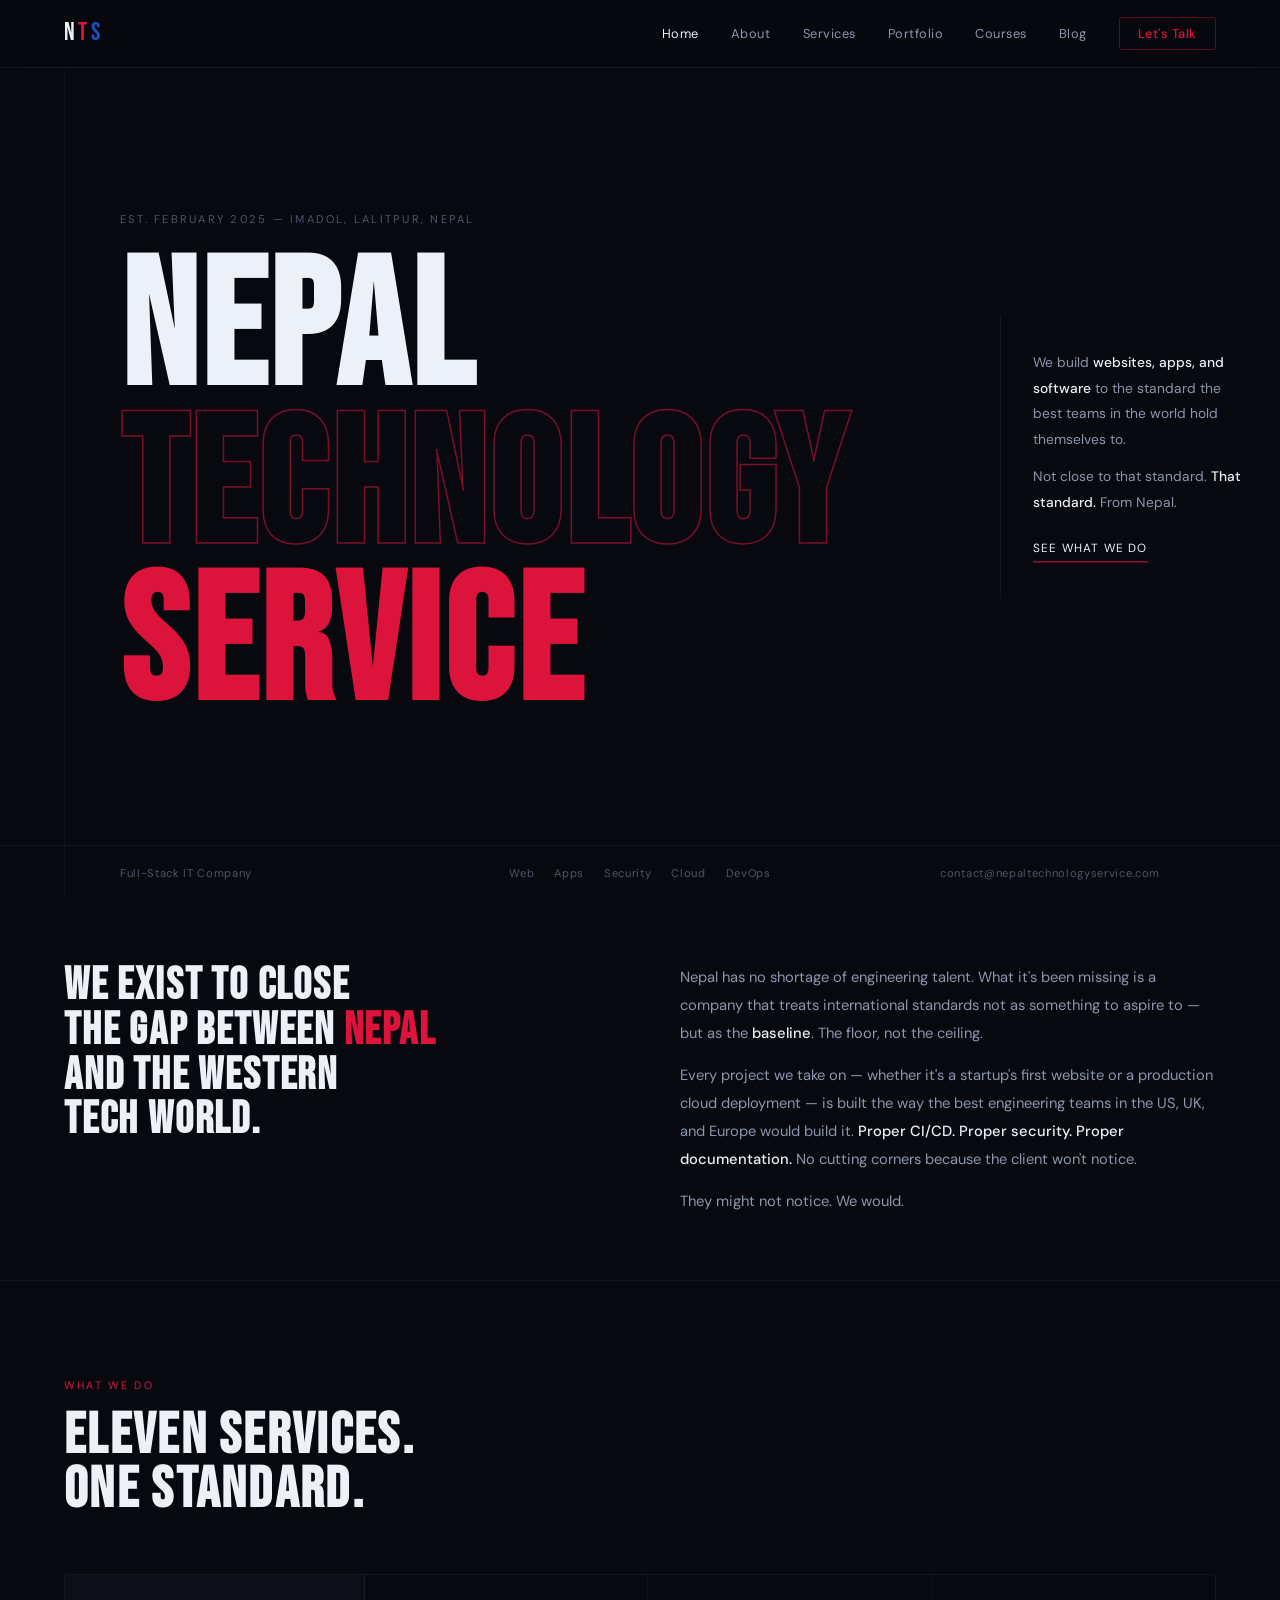
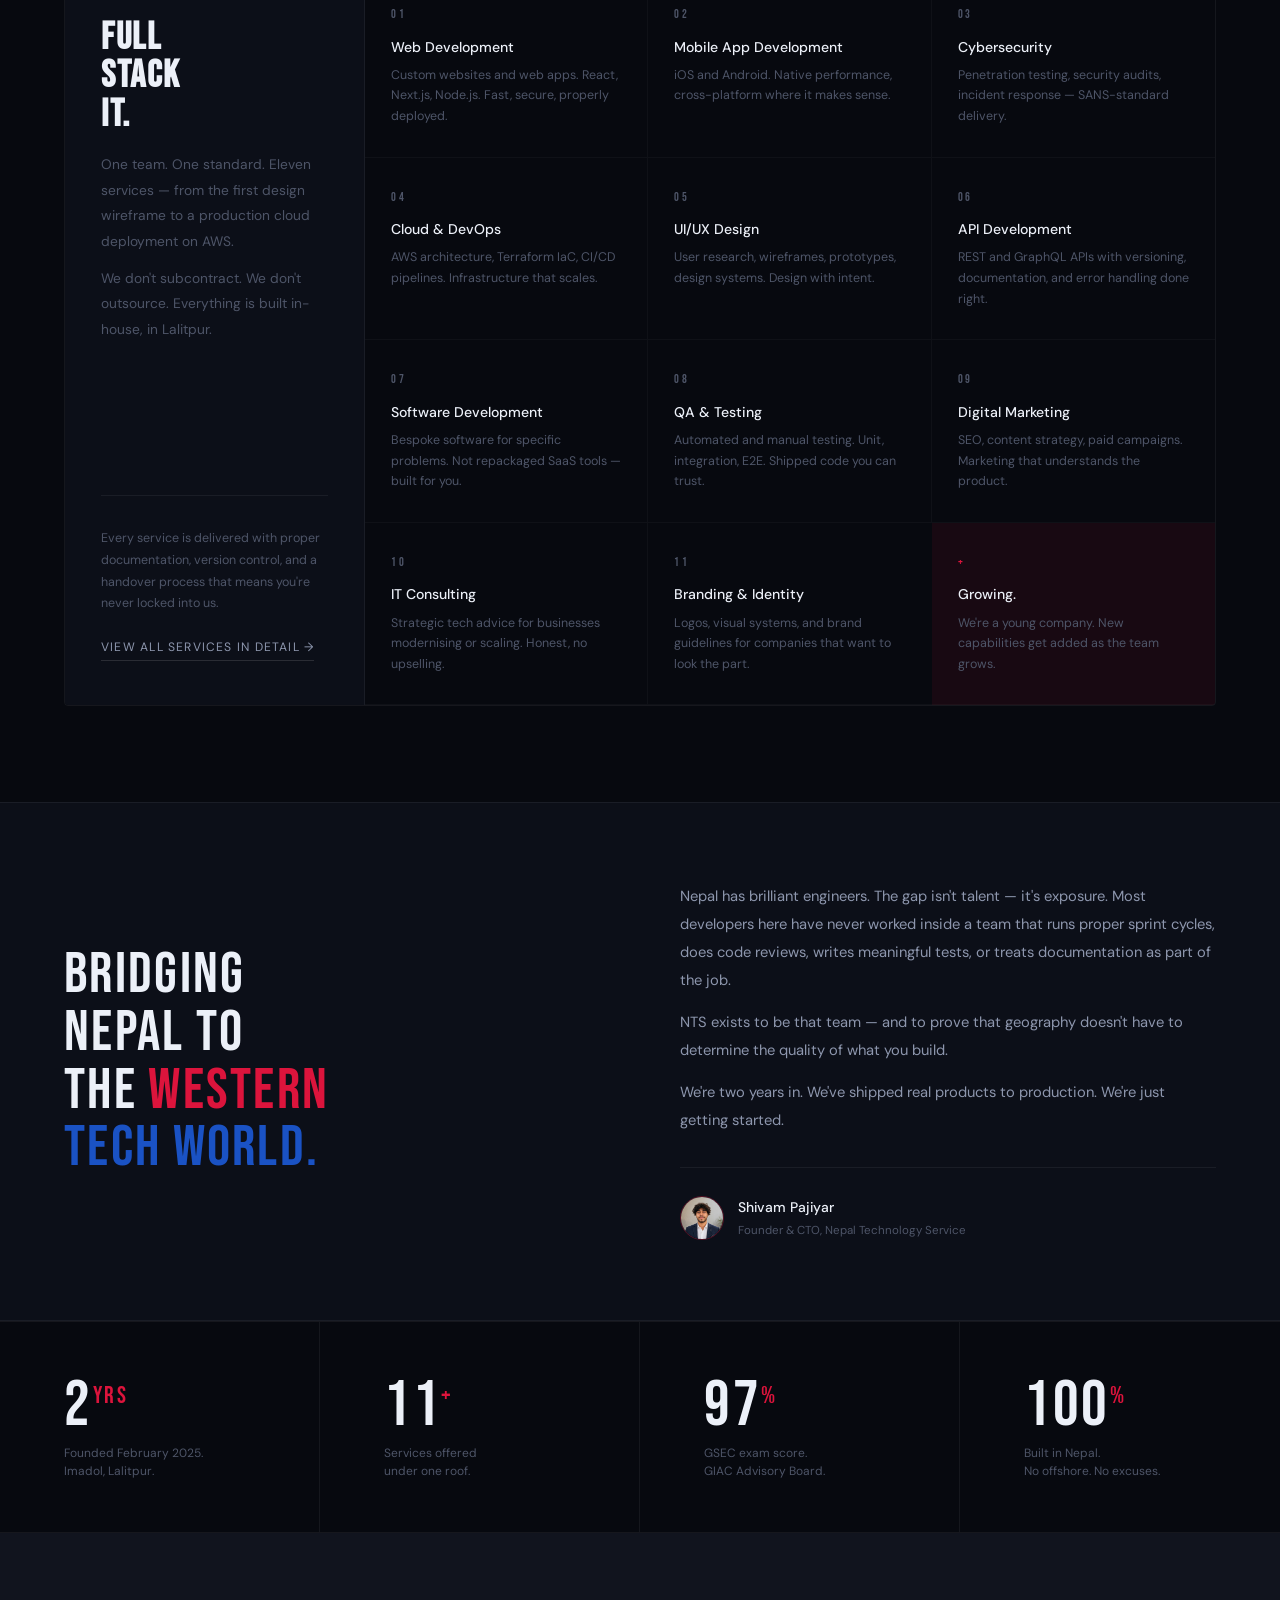
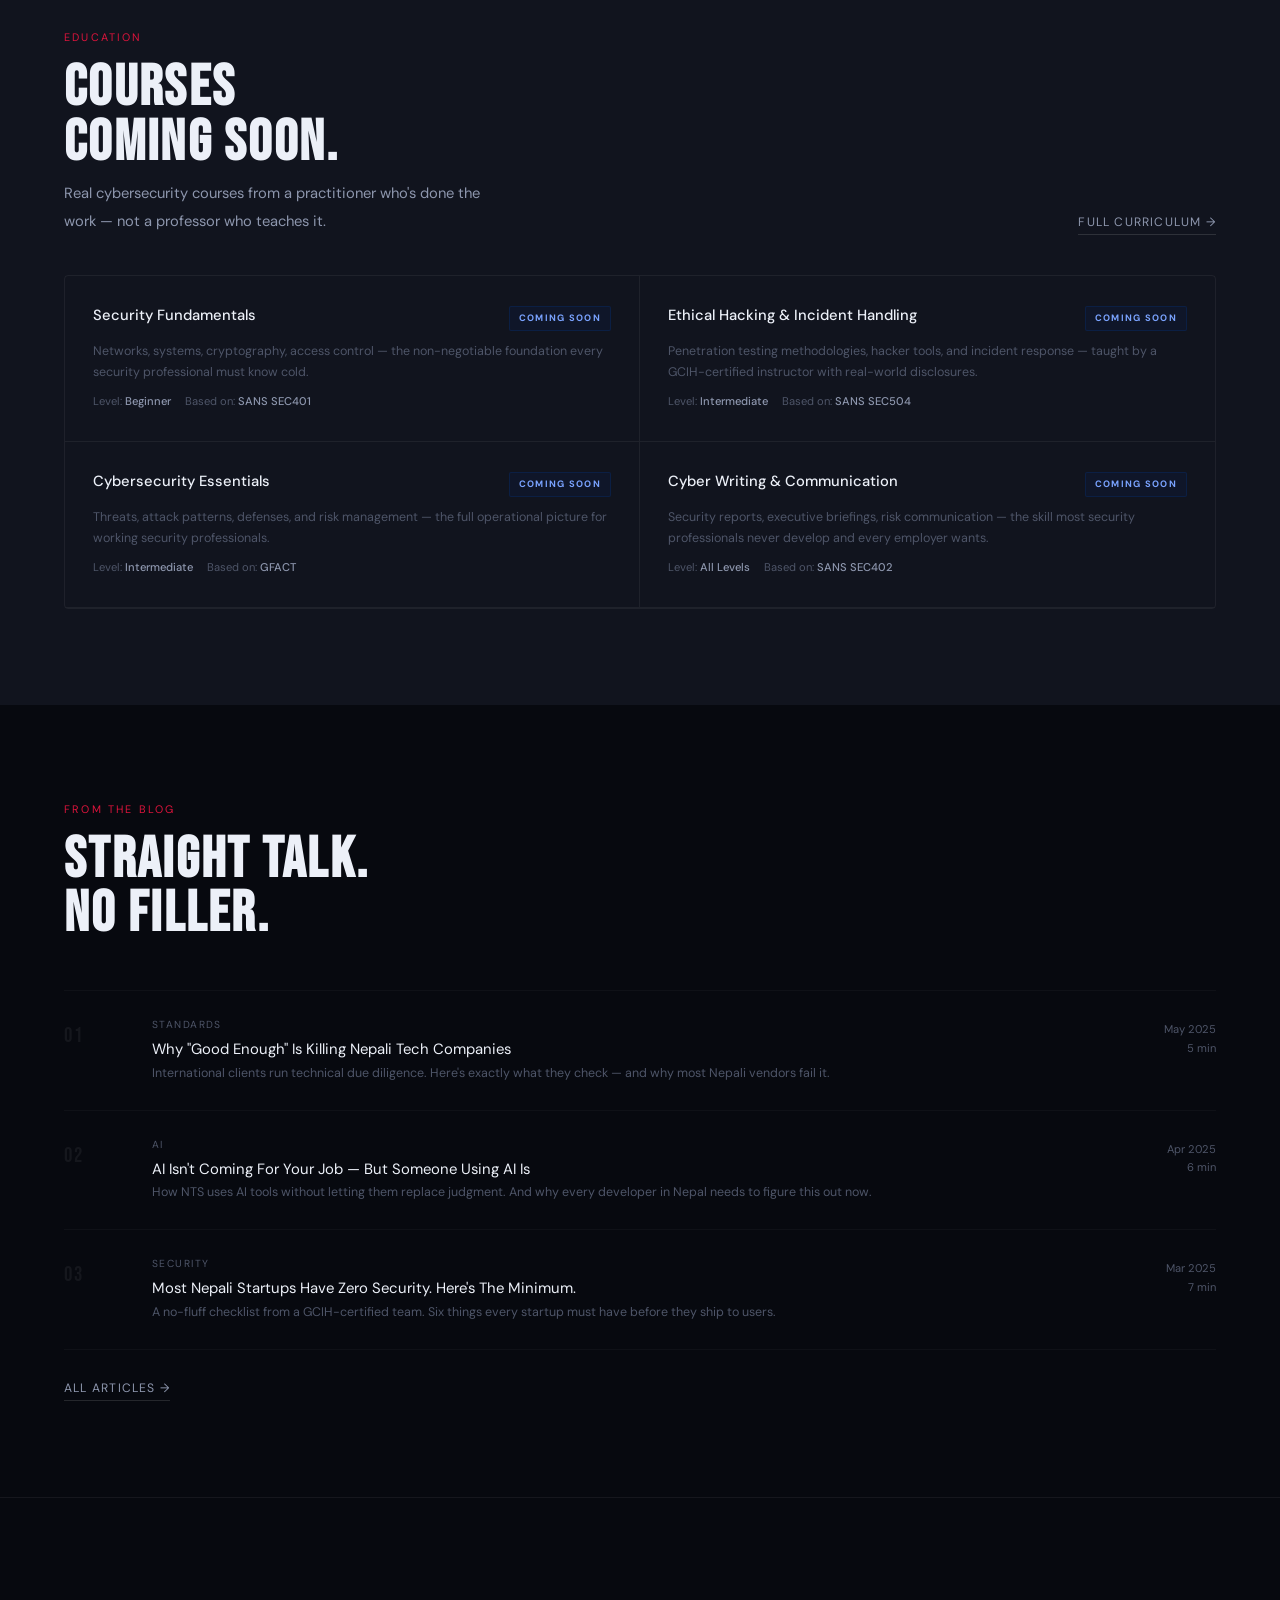
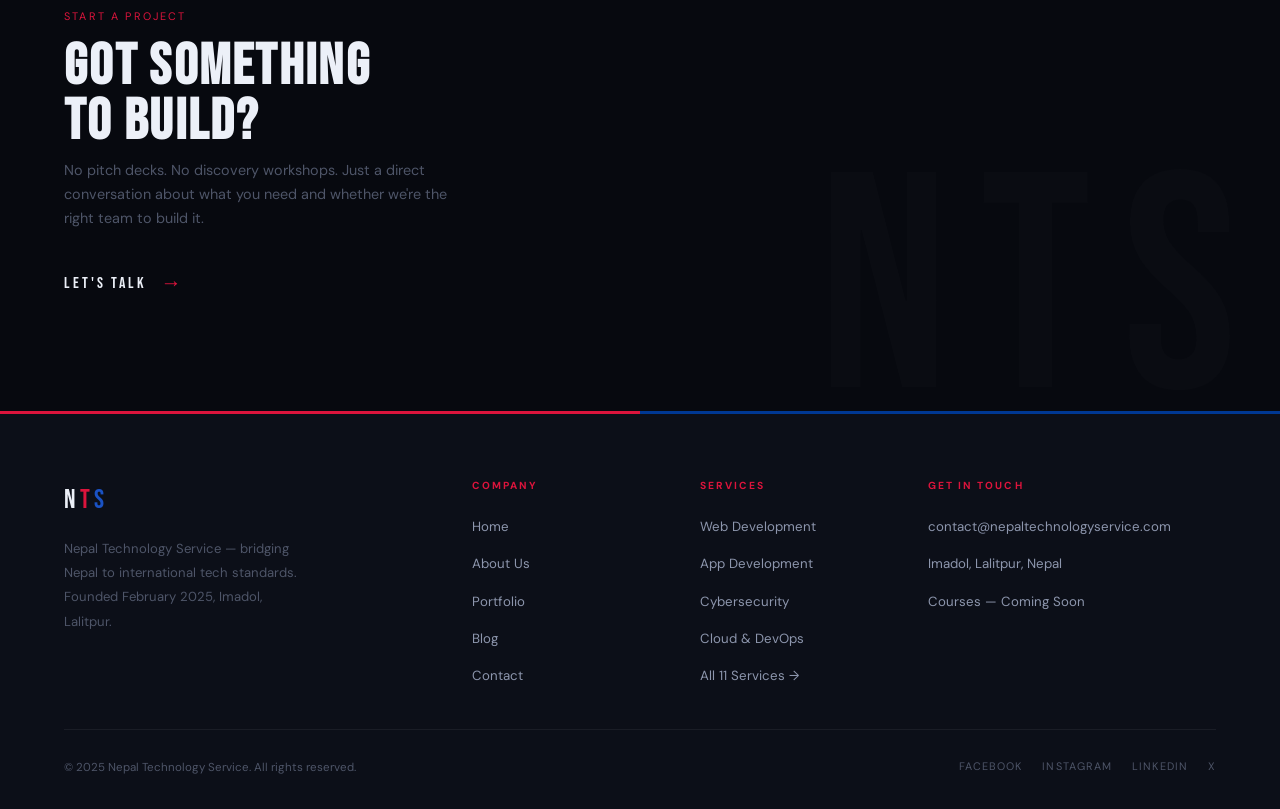
<file: index.html>
<!DOCTYPE html>
<html lang="en">
<head>
  <meta charset="UTF-8" />
  <meta name="viewport" content="width=device-width, initial-scale=1.0" />
  <title>Nepal Technology Service — Built Different</title>
  <meta name="description" content="Nepal Technology Service is a full-stack IT company from Imadol, Lalitpur — bridging Nepal to international standards in web, app, security, and software development." />
  <meta property="og:title" content="Nepal Technology Service" />
  <meta property="og:description" content="Full-stack IT from Nepal. Web, apps, security, cloud, DevOps." />
  <meta property="og:type" content="website" />
  <link rel="stylesheet" href="css/style.css" />
  <style>
    /* ── HERO ─────────────────────────────────────── */
    .hero {
      min-height: 100vh;
      padding-top: var(--nav-h);
      display: grid;
      grid-template-rows: 1fr auto;
      position: relative; overflow: hidden;
    }
    .hero-line {
      position: absolute; left: 5vw; top: var(--nav-h); bottom: 0;
      width: 1px; background: var(--border2); pointer-events: none;
    }
    .hero-body {
      display: flex; flex-direction: column; justify-content: center;
      padding: 64px 5vw 40px calc(5vw + 56px);
      position: relative;
    }
    .hero-eyebrow {
      font-size: 0.7rem; letter-spacing: 0.2em; text-transform: uppercase;
      color: var(--muted); margin-bottom: 24px;
    }
    .hero-title {
      font-family: 'Bebas Neue', sans-serif;
      font-size: clamp(5.5rem, 14vw, 14rem);
      line-height: 0.88; letter-spacing: 0.02em;
      margin-bottom: 0;
    }
    .hero-title .t1 { display: block; color: var(--white); }
    .hero-title .t2 {
      display: block; color: transparent;
      -webkit-text-stroke: 1.5px rgba(220,20,60,0.55);
    }
    .hero-title .t3 { display: block; color: var(--red); }

    .hero-aside {
      position: absolute; right: 0; top: 50%;
      transform: translateY(-50%);
      width: 280px;
      border-left: 1px solid var(--border);
      padding: 36px 32px;
    }
    .hero-aside p {
      font-size: 0.86rem; color: var(--light); line-height: 1.85;
    }
    .hero-aside p + p { margin-top: 12px; }
    .hero-aside p strong { color: var(--white); font-weight: 500; }
    .hero-aside-link {
      display: inline-block; margin-top: 24px;
      font-size: 0.74rem; letter-spacing: 0.1em; text-transform: uppercase;
      color: var(--white); border-bottom: 1px solid var(--red); padding-bottom: 2px;
      transition: letter-spacing 0.3s;
    }
    .hero-aside-link:hover { letter-spacing: 0.16em; }

    .hero-footer {
      border-top: 1px solid var(--border);
      display: grid; grid-template-columns: 1fr auto 1fr;
      align-items: center;
      padding: 18px calc(5vw + 56px);
      font-size: 0.7rem; color: var(--muted); letter-spacing: 0.06em;
    }
    .hero-footer-tags { display: flex; gap: 20px; justify-content: center; }
    .hero-footer-right { text-align: right; }

    /* ── INTRO STRIP ──────────────────────────────── */
    .intro-strip {
      padding: 64px 5vw;
      border-bottom: 1px solid var(--border);
      display: grid; grid-template-columns: 1fr 1fr; gap: 80px; align-items: start;
    }
    .intro-strip h2 {
      font-family: 'Bebas Neue', sans-serif;
      font-size: clamp(2rem, 3.5vw, 3.2rem);
      line-height: 1; letter-spacing: 0.04em; color: var(--white);
    }
    .intro-strip h2 em { font-style: normal; color: var(--red); }
    .intro-right p { font-size: 0.92rem; color: var(--light); line-height: 1.9; }
    .intro-right p + p { margin-top: 14px; }
    .intro-right p strong { color: var(--white); font-weight: 500; }

    /* ── SERVICES ─────────────────────────────────── */
    .services-layout {
      display: grid; grid-template-columns: 300px 1fr;
      border: 1px solid var(--border); border-radius: 4px;
      overflow: hidden; margin-top: 56px;
    }
    .services-sidebar {
      background: var(--surface); padding: 44px 36px;
      border-right: 1px solid var(--border);
      display: flex; flex-direction: column;
    }
    .services-sidebar h3 {
      font-family: 'Bebas Neue', sans-serif;
      font-size: 2.4rem; letter-spacing: 0.04em; line-height: 1;
      margin-bottom: 18px;
    }
    .services-sidebar p { font-size: 0.86rem; color: var(--muted); line-height: 1.85; }
    .services-sidebar-note {
      margin-top: auto; padding-top: 32px;
      border-top: 1px solid var(--border);
      font-size: 0.78rem; color: var(--muted); line-height: 1.75;
    }
    .services-grid {
      display: grid; grid-template-columns: 1fr 1fr 1fr;
    }
    .svc-item {
      padding: 30px 26px;
      border-right: 1px solid var(--border2);
      border-bottom: 1px solid var(--border2);
      transition: background 0.25s;
      position: relative;
    }
    .svc-item:hover { background: var(--red-dim); }
    .svc-item::before {
      content: ''; position: absolute; top: 0; left: 0; right: 0; height: 2px;
      background: var(--red); transform: scaleX(0); transform-origin: left;
      transition: transform 0.35s;
    }
    .svc-item:hover::before { transform: scaleX(1); }
    .svc-item:nth-child(3n) { border-right: none; }
    .svc-num {
      font-family: 'Bebas Neue', sans-serif;
      font-size: 0.78rem; letter-spacing: 0.22em; color: var(--muted);
      margin-bottom: 10px;
    }
    .svc-item h4 { font-size: 0.88rem; font-weight: 500; margin-bottom: 6px; }
    .svc-item p { font-size: 0.78rem; color: var(--muted); line-height: 1.65; }

    /* ── MISSION ──────────────────────────────────── */
    .mission-block {
      background: var(--surface);
      border-top: 1px solid var(--border);
      border-bottom: 1px solid var(--border);
      padding: 80px 5vw;
      display: grid; grid-template-columns: 1fr 1fr;
      gap: 80px; align-items: center;
    }
    .mission-left .big-q {
      font-family: 'Bebas Neue', sans-serif;
      font-size: clamp(2.4rem, 4.5vw, 4.5rem);
      line-height: 1.0; letter-spacing: 0.04em;
    }
    .mission-left .big-q em { font-style: normal; color: var(--red); }
    .mission-left .big-q span { color: var(--blue-mid); }
    .mission-right p { font-size: 0.92rem; color: var(--light); line-height: 1.9; }
    .mission-right p + p { margin-top: 14px; }
    .founder-card {
      display: flex; align-items: center; gap: 14px;
      margin-top: 32px; padding-top: 28px;
      border-top: 1px solid var(--border);
    }
    .founder-card img {
      width: 44px; height: 44px; border-radius: 50%;
      object-fit: cover; object-position: center top;
      border: 1px solid rgba(220,20,60,0.35);
      flex-shrink: 0;
    }
    .founder-name { font-size: 0.87rem; font-weight: 500; }
    .founder-role { font-size: 0.72rem; color: var(--muted); margin-top: 2px; }

    /* ── NUMBERS ──────────────────────────────────── */
    /* inherited from style.css */

    /* ── COURSES TEASER ───────────────────────────── */
    .courses-teaser { background: var(--surface2); }
    .courses-head {
      display: flex; justify-content: space-between;
      align-items: flex-end; margin-bottom: 40px; flex-wrap: wrap; gap: 16px;
    }
    .courses-4 {
      display: grid; grid-template-columns: 1fr 1fr;
      border: 1px solid var(--border); border-radius: 4px; overflow: hidden;
    }
    .course-cell {
      padding: 30px 28px;
      border-right: 1px solid var(--border);
      border-bottom: 1px solid var(--border);
      transition: background 0.25s;
    }
    .course-cell:nth-child(even) { border-right: none; }
    .course-cell:hover { background: var(--blue-dim); }
    .course-top {
      display: flex; align-items: flex-start;
      justify-content: space-between; gap: 10px; margin-bottom: 10px;
    }
    .course-cell h4 { font-size: 0.92rem; font-weight: 500; line-height: 1.35; }
    .cs-badge {
      font-size: 0.58rem; font-weight: 700; letter-spacing: 0.14em;
      text-transform: uppercase; white-space: nowrap; flex-shrink: 0;
      padding: 4px 9px; border-radius: 2px;
      background: var(--blue-dim); color: #7AA3FF;
      border: 1px solid rgba(0,56,147,0.25);
    }
    .course-cell p { font-size: 0.78rem; color: var(--muted); line-height: 1.65; }
    .course-cell .course-meta {
      margin-top: 10px; font-size: 0.7rem; color: var(--muted);
      display: flex; gap: 14px;
    }
    .course-meta span strong { color: var(--light); font-weight: 500; }

    /* ── BLOG TEASER ──────────────────────────────── */
    .blog-rows { margin-top: 48px; }
    .blog-row {
      display: grid; grid-template-columns: 64px 1fr 90px;
      gap: 24px; align-items: start;
      padding: 26px 0;
      border-bottom: 1px solid var(--border2);
      transition: opacity 0.2s;
    }
    .blog-row:first-child { border-top: 1px solid var(--border2); }
    .blog-row:hover .blog-row-title { color: var(--red); }
    .blog-idx {
      font-family: 'Bebas Neue', sans-serif;
      font-size: 1.3rem; color: rgba(255,255,255,0.06);
      letter-spacing: 0.08em; padding-top: 2px;
    }
    .blog-row-cat {
      font-size: 0.64rem; letter-spacing: 0.14em; text-transform: uppercase;
      color: var(--muted); margin-bottom: 5px;
    }
    .blog-row-title {
      font-size: 0.93rem; font-weight: 400; line-height: 1.4;
      color: var(--white); margin-bottom: 4px; transition: color 0.2s;
    }
    .blog-row-sub { font-size: 0.78rem; color: var(--muted); line-height: 1.6; }
    .blog-row-date { font-size: 0.7rem; color: var(--muted); text-align: right; padding-top: 3px; }

    /* ── CTA ──────────────────────────────────────── */
    .cta-section {
      padding: 110px 5vw;
      border-top: 1px solid var(--border);
      position: relative; overflow: hidden;
    }
    .cta-section::after {
      content: 'NTS';
      position: absolute; right: 1vw; bottom: -3vw;
      font-family: 'Bebas Neue', sans-serif;
      font-size: 24vw; letter-spacing: 0.1em;
      color: rgba(255,255,255,0.013); pointer-events: none; line-height: 1;
    }
    .cta-section .h2 { margin-bottom: 10px; }
    .cta-section p { font-size: 0.9rem; color: var(--muted); margin-bottom: 36px; max-width: 400px; }
    .cta-action {
      display: inline-flex; align-items: center; gap: 14px;
      font-family: 'Bebas Neue', sans-serif;
      font-size: 1rem; letter-spacing: 0.18em; color: var(--white);
      transition: gap 0.3s;
    }
    .cta-action .arr { color: var(--red); font-size: 1.3rem; transition: transform 0.3s; }
    .cta-action:hover { gap: 22px; }

    /* ── RESPONSIVE ───────────────────────────────── */
    @media (max-width: 960px) {
      .hero-aside { display: none; }
      .hero-body { padding-left: calc(5vw + 20px); }
      .hero-footer { padding: 18px 5vw; grid-template-columns: 1fr; gap: 10px; }
      .hero-footer-tags { justify-content: flex-start; }
      .hero-footer-right { text-align: left; }
      .intro-strip { grid-template-columns: 1fr; gap: 32px; }
      .services-layout { grid-template-columns: 1fr; }
      .services-grid { grid-template-columns: 1fr 1fr; }
      .mission-block { grid-template-columns: 1fr; gap: 40px; }
      .courses-4 { grid-template-columns: 1fr; }
      .blog-row { grid-template-columns: 1fr; gap: 6px; }
      .blog-idx { display: none; }
      .blog-row-date { text-align: left; }
    }
    @media (max-width: 600px) {
      .hero-title { font-size: clamp(4rem, 18vw, 7rem); }
      .services-grid { grid-template-columns: 1fr; }
      .svc-item:nth-child(3n) { border-right: none; }
      .svc-item { border-right: none; }
      .courses-4 { grid-template-columns: 1fr; }
    }
  </style>
</head>
<body>
<div id="nav-ph"></div>

<!-- HERO -->
<section class="hero">
  <div class="hero-line"></div>
  <div class="hero-body">
    <div class="hero-eyebrow">Est. February 2025 — Imadol, Lalitpur, Nepal</div>
    <h1 class="hero-title">
      <span class="t1">NEPAL</span>
      <span class="t2">TECHNOLOGY</span>
      <span class="t3">SERVICE</span>
    </h1>
    <div class="hero-aside">
      <p>We build <strong>websites, apps, and software</strong> to the standard the best teams in the world hold themselves to.</p>
      <p>Not close to that standard. <strong>That standard.</strong> From Nepal.</p>
      <a href="services.html" class="hero-aside-link">See what we do</a>
    </div>
  </div>
  <div class="hero-footer">
    <span>Full-Stack IT Company</span>
    <div class="hero-footer-tags">
      <span>Web</span><span>Apps</span><span>Security</span><span>Cloud</span><span>DevOps</span>
    </div>
    <span class="hero-footer-right">contact@nepaltechnologyservice.com</span>
  </div>
</section>

<!-- INTRO -->
<div class="intro-strip">
  <h2>WE EXIST TO CLOSE<br>THE GAP BETWEEN <em>NEPAL</em><br>AND THE WESTERN<br>TECH WORLD.</h2>
  <div class="intro-right">
    <p>Nepal has no shortage of engineering talent. What it's been missing is a company that treats international standards not as something to aspire to — but as the <strong>baseline</strong>. The floor, not the ceiling.</p>
    <p>Every project we take on — whether it's a startup's first website or a production cloud deployment — is built the way the best engineering teams in the US, UK, and Europe would build it. <strong>Proper CI/CD. Proper security. Proper documentation.</strong> No cutting corners because the client won't notice.</p>
    <p>They might not notice. We would.</p>
  </div>
</div>

<!-- SERVICES -->
<section class="section">
  <span class="label">What We Do</span>
  <h2 class="h2">ELEVEN SERVICES.<br>ONE STANDARD.</h2>
  <div class="services-layout" data-reveal>
    <div class="services-sidebar">
      <div>
        <h3>FULL<br>STACK<br>IT.</h3>
        <p>One team. One standard. Eleven services — from the first design wireframe to a production cloud deployment on AWS.</p>
        <p style="margin-top:12px;">We don't subcontract. We don't outsource. Everything is built in-house, in Lalitpur.</p>
      </div>
      <div class="services-sidebar-note">
        Every service is delivered with proper documentation, version control, and a handover process that means you're never locked into us.
        <br><br>
        <a href="services.html" class="text-link">View all services in detail →</a>
      </div>
    </div>
    <div class="services-grid">
      <div class="svc-item">
        <div class="svc-num">01</div>
        <h4>Web Development</h4>
        <p>Custom websites and web apps. React, Next.js, Node.js. Fast, secure, properly deployed.</p>
      </div>
      <div class="svc-item">
        <div class="svc-num">02</div>
        <h4>Mobile App Development</h4>
        <p>iOS and Android. Native performance, cross-platform where it makes sense.</p>
      </div>
      <div class="svc-item">
        <div class="svc-num">03</div>
        <h4>Cybersecurity</h4>
        <p>Penetration testing, security audits, incident response — SANS-standard delivery.</p>
      </div>
      <div class="svc-item">
        <div class="svc-num">04</div>
        <h4>Cloud & DevOps</h4>
        <p>AWS architecture, Terraform IaC, CI/CD pipelines. Infrastructure that scales.</p>
      </div>
      <div class="svc-item">
        <div class="svc-num">05</div>
        <h4>UI/UX Design</h4>
        <p>User research, wireframes, prototypes, design systems. Design with intent.</p>
      </div>
      <div class="svc-item">
        <div class="svc-num">06</div>
        <h4>API Development</h4>
        <p>REST and GraphQL APIs with versioning, documentation, and error handling done right.</p>
      </div>
      <div class="svc-item">
        <div class="svc-num">07</div>
        <h4>Software Development</h4>
        <p>Bespoke software for specific problems. Not repackaged SaaS tools — built for you.</p>
      </div>
      <div class="svc-item">
        <div class="svc-num">08</div>
        <h4>QA & Testing</h4>
        <p>Automated and manual testing. Unit, integration, E2E. Shipped code you can trust.</p>
      </div>
      <div class="svc-item">
        <div class="svc-num">09</div>
        <h4>Digital Marketing</h4>
        <p>SEO, content strategy, paid campaigns. Marketing that understands the product.</p>
      </div>
      <div class="svc-item">
        <div class="svc-num">10</div>
        <h4>IT Consulting</h4>
        <p>Strategic tech advice for businesses modernising or scaling. Honest, no upselling.</p>
      </div>
      <div class="svc-item" style="border-right:none;">
        <div class="svc-num">11</div>
        <h4>Branding & Identity</h4>
        <p>Logos, visual systems, and brand guidelines for companies that want to look the part.</p>
      </div>
      <div class="svc-item" style="border-right:none; background:var(--red-dim);">
        <div class="svc-num" style="color:var(--red);">+</div>
        <h4>Growing.</h4>
        <p>We're a young company. New capabilities get added as the team grows.</p>
      </div>
    </div>
  </div>
</section>

<!-- MISSION -->
<div class="mission-block">
  <div class="mission-left" data-reveal>
    <div class="big-q">
      BRIDGING<br>NEPAL TO<br>THE <em>WESTERN</em><br><span>TECH WORLD.</span>
    </div>
  </div>
  <div class="mission-right" data-reveal>
    <p>Nepal has brilliant engineers. The gap isn't talent — it's exposure. Most developers here have never worked inside a team that runs proper sprint cycles, does code reviews, writes meaningful tests, or treats documentation as part of the job.</p>
    <p>NTS exists to be that team — and to prove that geography doesn't have to determine the quality of what you build.</p>
    <p>We're two years in. We've shipped real products to production. We're just getting started.</p>
    <div class="founder-card">
      <img src="images/shivam.jpg" alt="Shivam Pajiyar, CTO" />
      <div>
        <div class="founder-name">Shivam Pajiyar</div>
        <div class="founder-role">Founder & CTO, Nepal Technology Service</div>
      </div>
    </div>
  </div>
</div>

<!-- NUMBERS -->
<div class="numbers-bar">
  <div class="num-cell" data-reveal>
    <div class="num-val">2<sup>yrs</sup></div>
    <div class="num-desc">Founded February 2025.<br>Imadol, Lalitpur.</div>
  </div>
  <div class="num-cell" data-reveal>
    <div class="num-val">11<sup>+</sup></div>
    <div class="num-desc">Services offered<br>under one roof.</div>
  </div>
  <div class="num-cell" data-reveal>
    <div class="num-val">97<sup>%</sup></div>
    <div class="num-desc">GSEC exam score.<br>GIAC Advisory Board.</div>
  </div>
  <div class="num-cell" data-reveal>
    <div class="num-val">100<sup>%</sup></div>
    <div class="num-desc">Built in Nepal.<br>No offshore. No excuses.</div>
  </div>
</div>

<!-- COURSES -->
<section class="section courses-teaser">
  <div class="courses-head">
    <div>
      <span class="label">Education</span>
      <h2 class="h2">COURSES<br>COMING SOON.</h2>
      <p class="body" style="margin-top:10px;max-width:420px;">Real cybersecurity courses from a practitioner who's done the work — not a professor who teaches it.</p>
    </div>
    <a href="courses.html" class="text-link">Full curriculum →</a>
  </div>
  <div class="courses-4">
    <div class="course-cell" data-reveal>
      <div class="course-top">
        <h4>Security Fundamentals</h4>
        <span class="cs-badge">Coming Soon</span>
      </div>
      <p>Networks, systems, cryptography, access control — the non-negotiable foundation every security professional must know cold.</p>
      <div class="course-meta"><span>Level: <strong>Beginner</strong></span><span>Based on: <strong>SANS SEC401</strong></span></div>
    </div>
    <div class="course-cell" data-reveal>
      <div class="course-top">
        <h4>Ethical Hacking & Incident Handling</h4>
        <span class="cs-badge">Coming Soon</span>
      </div>
      <p>Penetration testing methodologies, hacker tools, and incident response — taught by a GCIH-certified instructor with real-world disclosures.</p>
      <div class="course-meta"><span>Level: <strong>Intermediate</strong></span><span>Based on: <strong>SANS SEC504</strong></span></div>
    </div>
    <div class="course-cell" data-reveal>
      <div class="course-top">
        <h4>Cybersecurity Essentials</h4>
        <span class="cs-badge">Coming Soon</span>
      </div>
      <p>Threats, attack patterns, defenses, and risk management — the full operational picture for working security professionals.</p>
      <div class="course-meta"><span>Level: <strong>Intermediate</strong></span><span>Based on: <strong>GFACT</strong></span></div>
    </div>
    <div class="course-cell" data-reveal>
      <div class="course-top">
        <h4>Cyber Writing & Communication</h4>
        <span class="cs-badge">Coming Soon</span>
      </div>
      <p>Security reports, executive briefings, risk communication — the skill most security professionals never develop and every employer wants.</p>
      <div class="course-meta"><span>Level: <strong>All Levels</strong></span><span>Based on: <strong>SANS SEC402</strong></span></div>
    </div>
  </div>
</section>

<!-- BLOG -->
<section class="section">
  <span class="label">From The Blog</span>
  <h2 class="h2">STRAIGHT TALK.<br>NO FILLER.</h2>
  <div class="blog-rows">
    <a href="blog.html#post-1" class="blog-row">
      <div class="blog-idx">01</div>
      <div>
        <div class="blog-row-cat">Standards</div>
        <div class="blog-row-title">Why "Good Enough" Is Killing Nepali Tech Companies</div>
        <div class="blog-row-sub">International clients run technical due diligence. Here's exactly what they check — and why most Nepali vendors fail it.</div>
      </div>
      <div class="blog-row-date">May 2025<br>5 min</div>
    </a>
    <a href="blog.html#post-2" class="blog-row">
      <div class="blog-idx">02</div>
      <div>
        <div class="blog-row-cat">AI</div>
        <div class="blog-row-title">AI Isn't Coming For Your Job — But Someone Using AI Is</div>
        <div class="blog-row-sub">How NTS uses AI tools without letting them replace judgment. And why every developer in Nepal needs to figure this out now.</div>
      </div>
      <div class="blog-row-date">Apr 2025<br>6 min</div>
    </a>
    <a href="blog.html#post-3" class="blog-row">
      <div class="blog-idx">03</div>
      <div>
        <div class="blog-row-cat">Security</div>
        <div class="blog-row-title">Most Nepali Startups Have Zero Security. Here's The Minimum.</div>
        <div class="blog-row-sub">A no-fluff checklist from a GCIH-certified team. Six things every startup must have before they ship to users.</div>
      </div>
      <div class="blog-row-date">Mar 2025<br>7 min</div>
    </a>
  </div>
  <a href="blog.html" class="text-link" style="margin-top:28px;display:inline-block;">All articles →</a>
</section>

<!-- CTA -->
<div class="cta-section">
  <span class="label">Start a Project</span>
  <h2 class="h2">GOT SOMETHING<br>TO BUILD?</h2>
  <p>No pitch decks. No discovery workshops. Just a direct conversation about what you need and whether we're the right team to build it.</p>
  <a href="contact.html" class="cta-action">Let's talk <span class="arr">→</span></a>
</div>

<div id="footer-ph"></div>
<script src="js/main.js"></script>
</body>
</html>
</file>
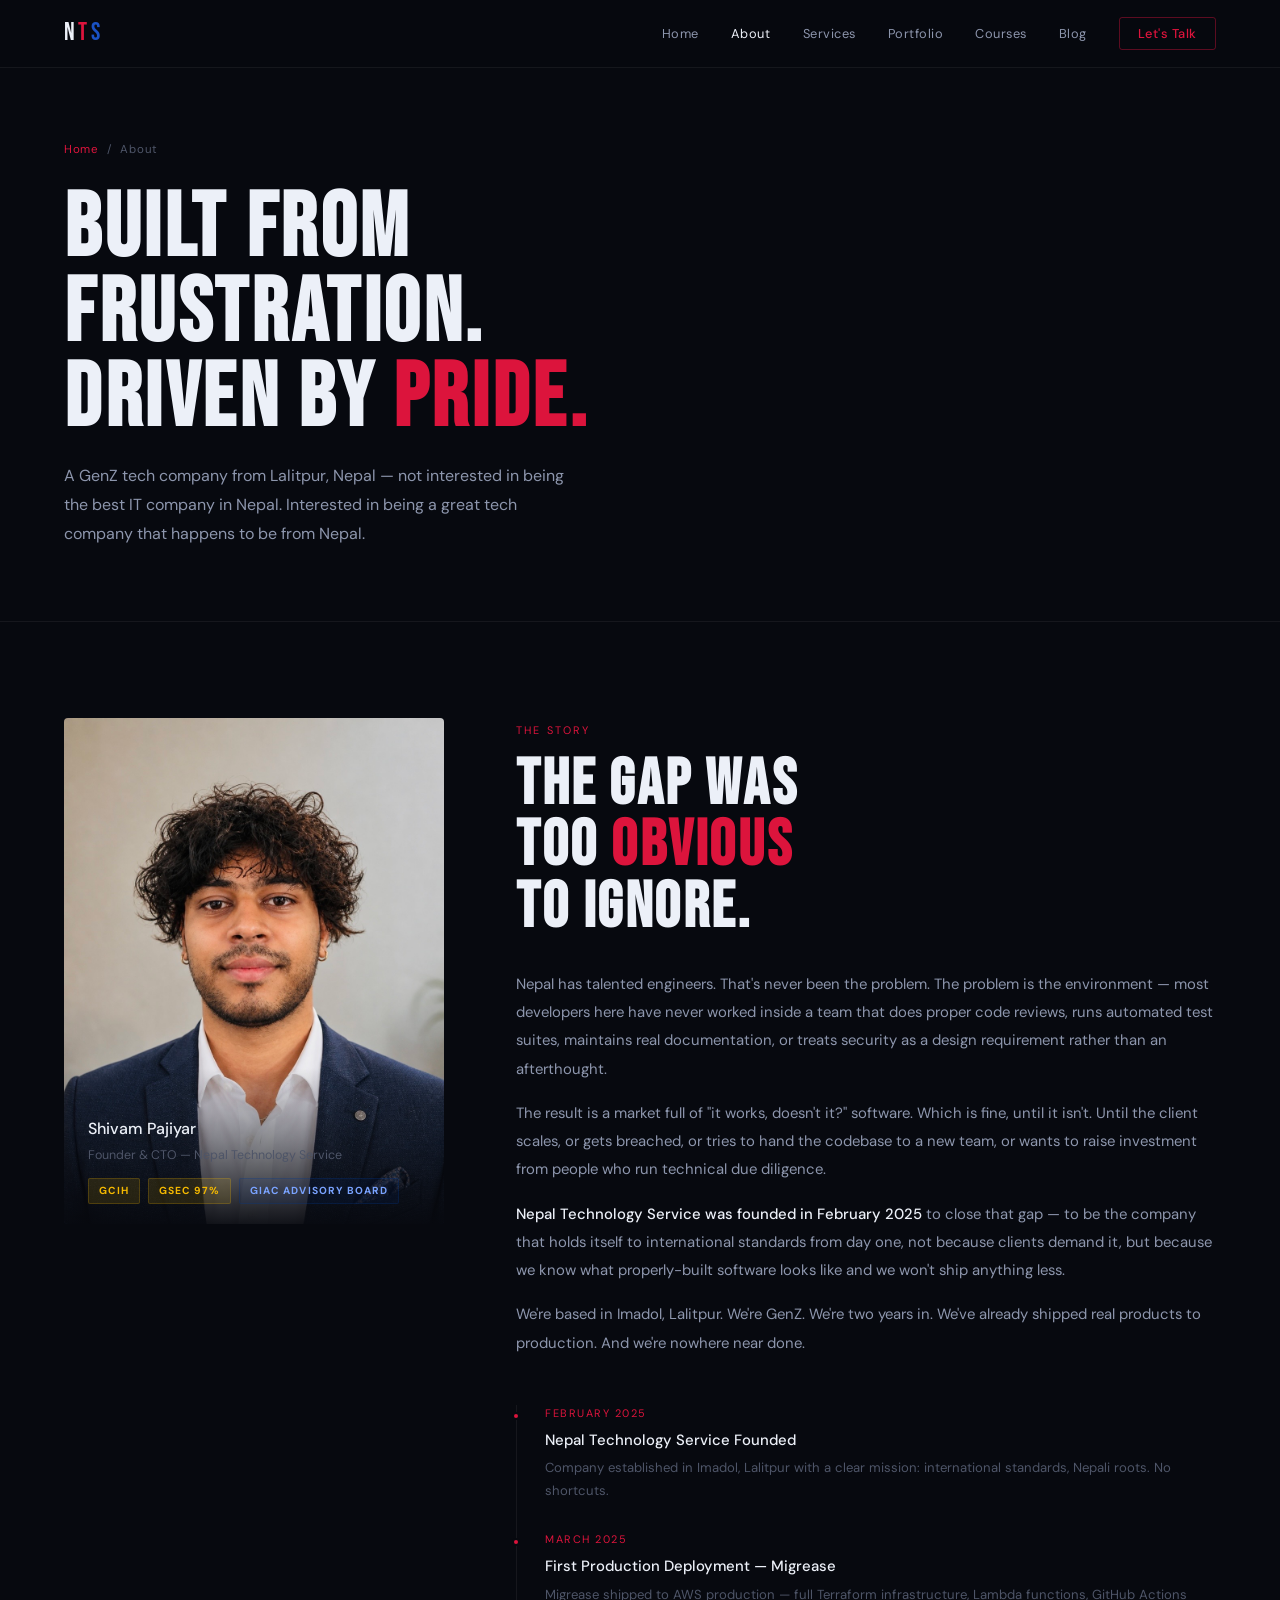
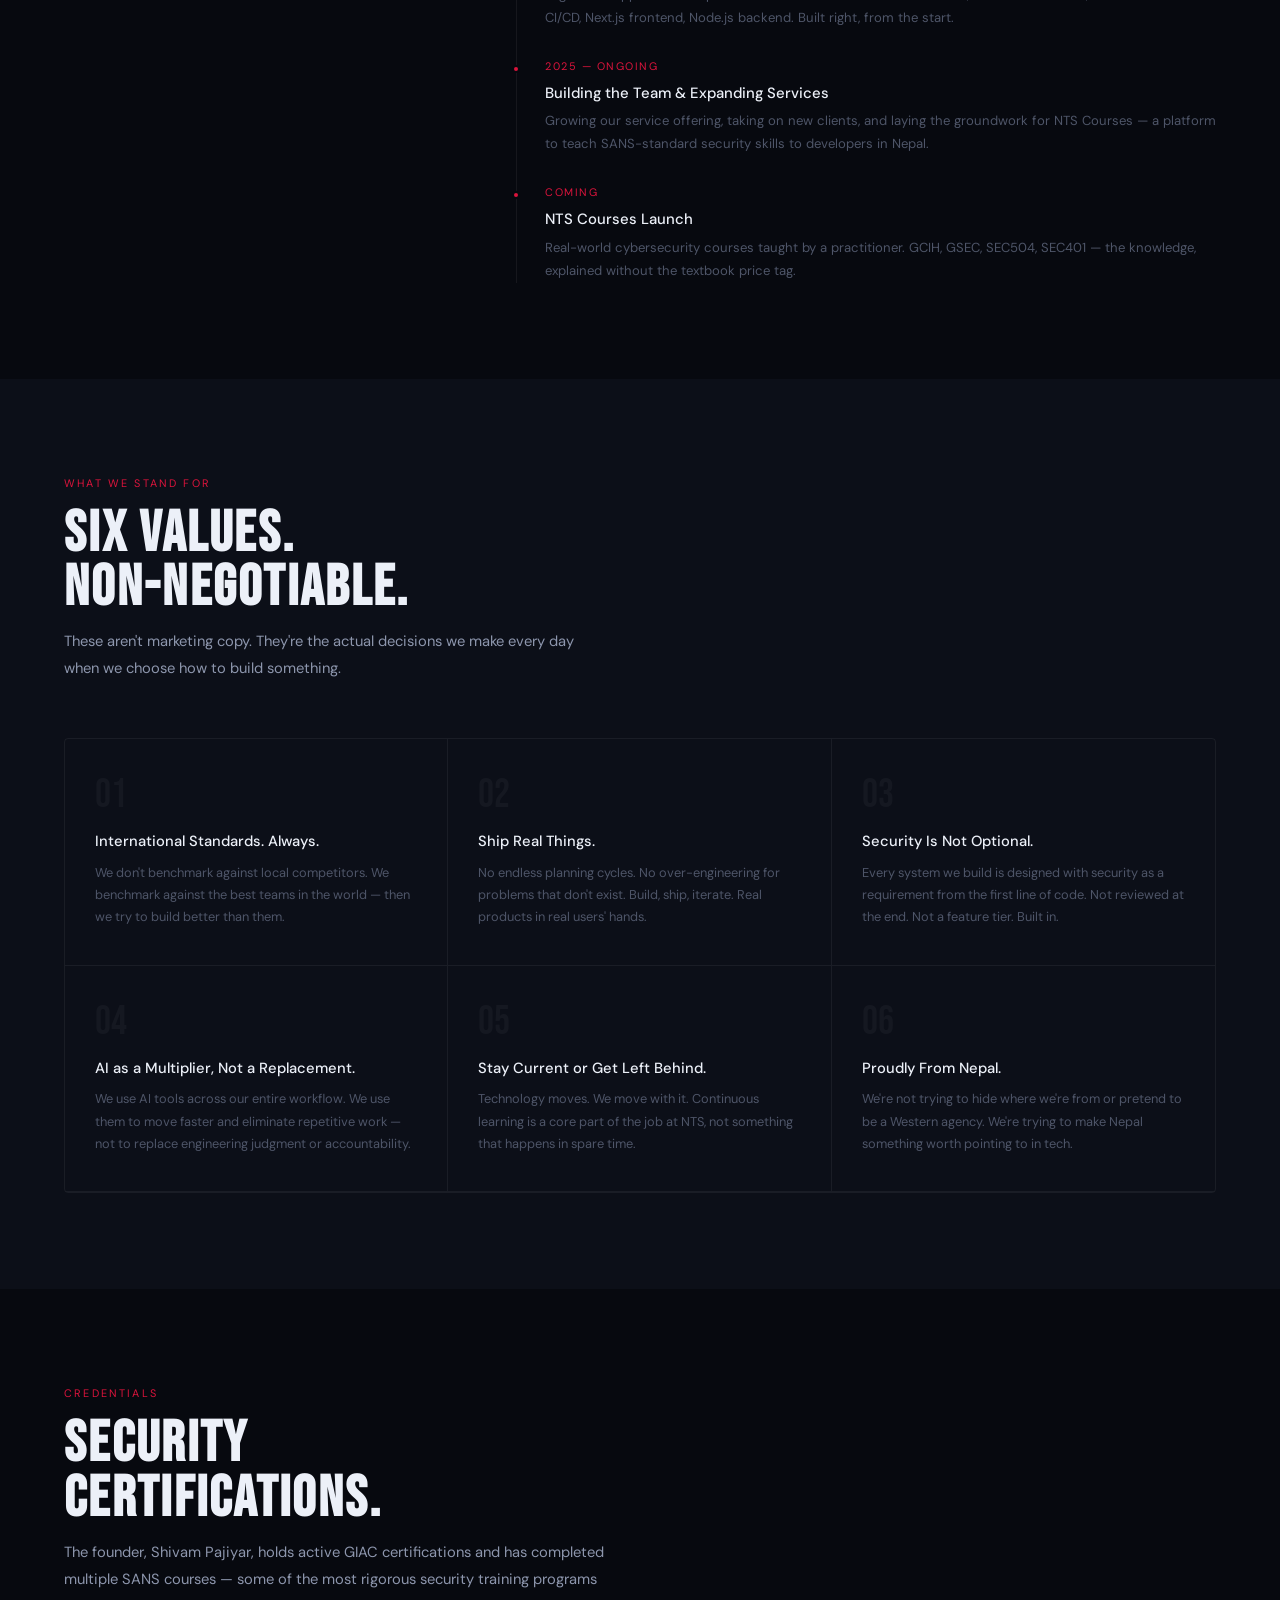
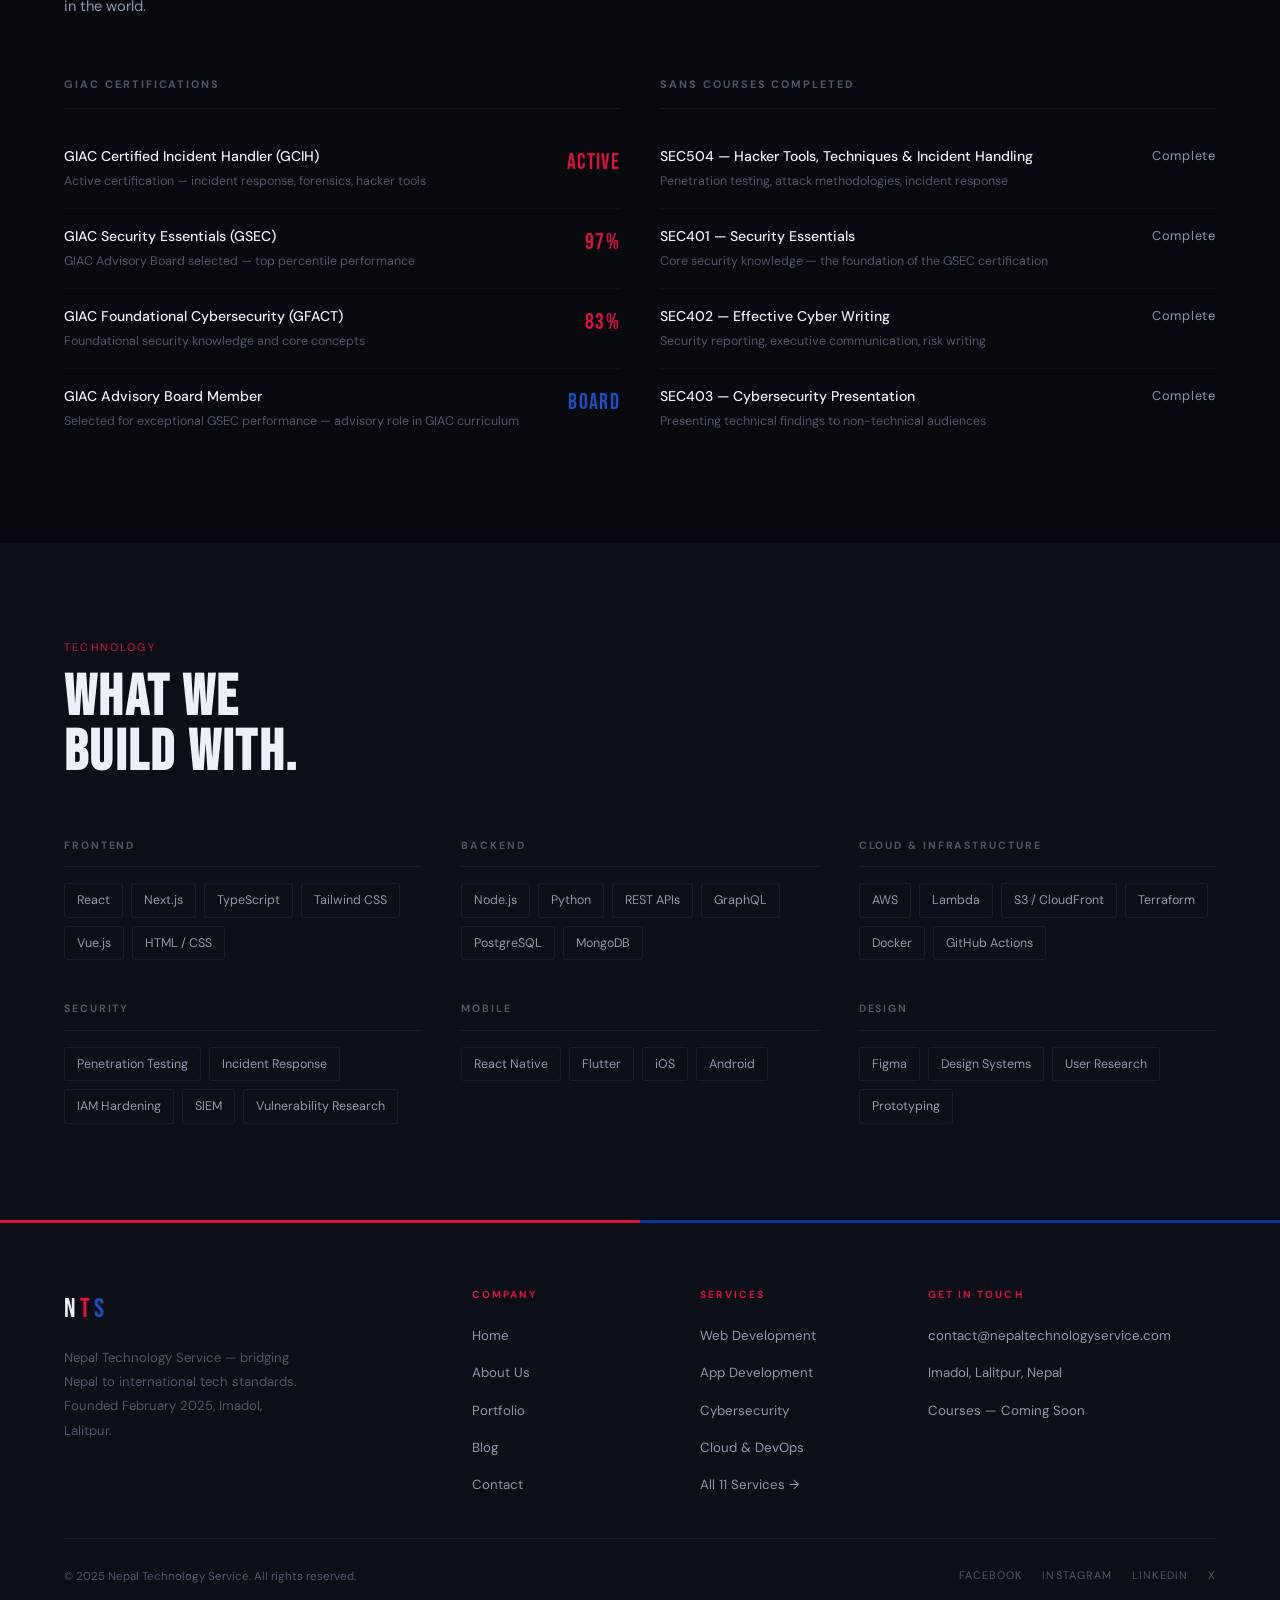
<file: about.html>
<!DOCTYPE html>
<html lang="en">
<head>
  <meta charset="UTF-8" />
  <meta name="viewport" content="width=device-width, initial-scale=1.0" />
  <title>About — Nepal Technology Service</title>
  <meta name="description" content="The story behind Nepal Technology Service — a GenZ tech company from Lalitpur bridging Nepal to international standards." />
  <link rel="stylesheet" href="css/style.css" />
  <style>
    /* STORY */
    .story-layout {
      display: grid; grid-template-columns: 380px 1fr;
      gap: 72px; align-items: start;
    }
    .story-photo-col { position: sticky; top: calc(var(--nav-h) + 24px); }
    .story-photo-wrap { position: relative; }
    .story-photo {
      width: 100%; aspect-ratio: 3/4;
      object-fit: cover; object-position: center top;
      border-radius: 4px; display: block;
    }
    .story-photo-caption {
      position: absolute; bottom: 0; left: 0; right: 0;
      background: linear-gradient(transparent, rgba(7,9,15,0.95));
      padding: 48px 24px 20px;
      border-radius: 0 0 4px 4px;
    }
    .story-photo-name { font-size: 1rem; font-weight: 500; }
    .story-photo-role { font-size: 0.78rem; color: var(--muted); margin-top: 3px; }
    .story-photo-creds {
      display: flex; gap: 8px; flex-wrap: wrap; margin-top: 12px;
    }
    .cred-tag {
      font-size: 0.64rem; font-weight: 700; letter-spacing: 0.1em;
      text-transform: uppercase; padding: 4px 10px; border-radius: 2px;
    }
    .cred-gold { background: rgba(245,185,0,0.12); color: #F5B900; border: 1px solid rgba(245,185,0,0.2); }
    .cred-blue { background: var(--blue-dim); color: #7AA3FF; border: 1px solid rgba(0,56,147,0.25); }

    .story-text-col { padding-top: 4px; }
    .story-text-col h1 {
      font-family: 'Bebas Neue', sans-serif;
      font-size: clamp(2.8rem, 5vw, 4.5rem);
      line-height: 0.96; letter-spacing: 0.04em;
      margin-bottom: 32px;
    }
    .story-text-col h1 em { font-style: normal; color: var(--red); }
    .story-body p { font-size: 0.93rem; color: var(--light); line-height: 1.9; }
    .story-body p + p { margin-top: 16px; }
    .story-body p strong { color: var(--white); font-weight: 500; }

    /* TIMELINE */
    .timeline {
      margin-top: 48px;
      border-left: 1px solid var(--border);
      padding-left: 28px;
      display: flex; flex-direction: column; gap: 28px;
    }
    .tl-item { position: relative; }
    .tl-item::before {
      content: ''; position: absolute;
      left: -33px; top: 7px;
      width: 8px; height: 8px; border-radius: 50%;
      background: var(--red); border: 2px solid var(--black);
    }
    .tl-date {
      font-size: 0.68rem; letter-spacing: 0.14em; text-transform: uppercase;
      color: var(--red); margin-bottom: 5px;
    }
    .tl-item h4 { font-size: 0.93rem; font-weight: 500; margin-bottom: 5px; }
    .tl-item p { font-size: 0.82rem; color: var(--muted); line-height: 1.75; }

    /* VALUES */
    .values-grid {
      display: grid; grid-template-columns: 1fr 1fr 1fr;
      border: 1px solid var(--border); border-radius: 4px; overflow: hidden;
      margin-top: 56px;
    }
    .value-cell {
      padding: 36px 30px;
      border-right: 1px solid var(--border);
      border-bottom: 1px solid var(--border);
      transition: background 0.25s;
    }
    .value-cell:nth-child(3n) { border-right: none; }
    .value-cell:hover { background: var(--red-dim); }
    .value-num {
      font-family: 'Bebas Neue', sans-serif;
      font-size: 2.5rem; color: rgba(255,255,255,0.04);
      line-height: 1; margin-bottom: 14px;
    }
    .value-cell h3 { font-size: 0.92rem; font-weight: 500; margin-bottom: 8px; }
    .value-cell p { font-size: 0.8rem; color: var(--muted); line-height: 1.75; }

    /* CREDENTIALS */
    .creds-section {}
    .creds-layout {
      display: grid; grid-template-columns: 1fr 1fr;
      gap: 40px; margin-top: 56px;
    }
    .creds-col h3 {
      font-size: 0.68rem; letter-spacing: 0.18em; text-transform: uppercase;
      color: var(--muted); margin-bottom: 20px; padding-bottom: 14px;
      border-bottom: 1px solid var(--border);
    }
    .cred-row {
      display: flex; justify-content: space-between; align-items: flex-start;
      padding: 16px 0; border-bottom: 1px solid var(--border2);
      gap: 16px;
    }
    .cred-row:last-child { border-bottom: none; }
    .cred-name { font-size: 0.88rem; font-weight: 500; }
    .cred-detail { font-size: 0.78rem; color: var(--muted); margin-top: 3px; }
    .cred-score {
      font-family: 'Bebas Neue', sans-serif;
      font-size: 1.4rem; color: var(--red); letter-spacing: 0.06em;
      white-space: nowrap; flex-shrink: 0;
    }

    /* STACK */
    .stack-section { background: var(--surface); }
    .stack-grid {
      display: grid; grid-template-columns: repeat(3, 1fr);
      gap: 40px; margin-top: 56px;
    }
    .stack-group h4 {
      font-size: 0.66rem; letter-spacing: 0.18em; text-transform: uppercase;
      color: var(--muted); margin-bottom: 16px; padding-bottom: 12px;
      border-bottom: 1px solid var(--border);
    }
    .stack-tags { display: flex; flex-wrap: wrap; gap: 8px; }
    .stack-tag {
      font-size: 0.78rem; color: var(--light);
      border: 1px solid var(--border);
      padding: 6px 12px; border-radius: 3px;
      transition: border-color 0.2s, color 0.2s;
    }
    .stack-tag:hover { border-color: rgba(220,20,60,0.3); color: var(--white); }

    @media (max-width: 960px) {
      .story-layout { grid-template-columns: 1fr; gap: 40px; }
      .story-photo-col { position: static; }
      .story-photo { aspect-ratio: 4/3; }
      .values-grid { grid-template-columns: 1fr 1fr; }
      .creds-layout { grid-template-columns: 1fr; }
      .stack-grid { grid-template-columns: 1fr 1fr; }
    }
    @media (max-width: 600px) {
      .values-grid { grid-template-columns: 1fr; }
      .value-cell:nth-child(3n) { border-right: none; }
      .value-cell { border-right: none; }
      .stack-grid { grid-template-columns: 1fr; }
    }
  </style>
</head>
<body>
<div id="nav-ph"></div>

<div class="page-hero">
  <div class="breadcrumb"><a href="index.html">Home</a> <span>/</span> About</div>
  <h1>BUILT FROM<br>FRUSTRATION.<br>DRIVEN BY <span style="color:var(--red)">PRIDE.</span></h1>
  <p>A GenZ tech company from Lalitpur, Nepal — not interested in being the best IT company in Nepal. Interested in being a great tech company that happens to be from Nepal.</p>
</div>

<!-- STORY -->
<section class="section">
  <div class="story-layout">
    <div class="story-photo-col" data-reveal>
      <div class="story-photo-wrap">
        <img src="images/shivam.jpg" alt="Shivam Pajiyar, CTO & Founder of Nepal Technology Service" class="story-photo" />
        <div class="story-photo-caption">
          <div class="story-photo-name">Shivam Pajiyar</div>
          <div class="story-photo-role">Founder & CTO — Nepal Technology Service</div>
          <div class="story-photo-creds">
            <span class="cred-tag cred-gold">GCIH</span>
            <span class="cred-tag cred-gold">GSEC 97%</span>
            <span class="cred-tag cred-blue">GIAC Advisory Board</span>
          </div>
        </div>
      </div>
    </div>

    <div class="story-text-col" data-reveal>
      <span class="label">The Story</span>
      <h1>THE GAP WAS<br>TOO <em>OBVIOUS</em><br>TO IGNORE.</h1>
      <div class="story-body">
        <p>Nepal has talented engineers. That's never been the problem. The problem is the environment — most developers here have never worked inside a team that does proper code reviews, runs automated test suites, maintains real documentation, or treats security as a design requirement rather than an afterthought.</p>
        <p>The result is a market full of "it works, doesn't it?" software. Which is fine, until it isn't. Until the client scales, or gets breached, or tries to hand the codebase to a new team, or wants to raise investment from people who run technical due diligence.</p>
        <p><strong>Nepal Technology Service was founded in February 2025</strong> to close that gap — to be the company that holds itself to international standards from day one, not because clients demand it, but because we know what properly-built software looks like and we won't ship anything less.</p>
        <p>We're based in Imadol, Lalitpur. We're GenZ. We're two years in. We've already shipped real products to production. And we're nowhere near done.</p>
      </div>

      <div class="timeline">
        <div class="tl-item">
          <div class="tl-date">February 2025</div>
          <h4>Nepal Technology Service Founded</h4>
          <p>Company established in Imadol, Lalitpur with a clear mission: international standards, Nepali roots. No shortcuts.</p>
        </div>
        <div class="tl-item">
          <div class="tl-date">March 2025</div>
          <h4>First Production Deployment — Migrease</h4>
          <p>Migrease shipped to AWS production — full Terraform infrastructure, Lambda functions, GitHub Actions CI/CD, Next.js frontend, Node.js backend. Built right, from the start.</p>
        </div>
        <div class="tl-item">
          <div class="tl-date">2025 — Ongoing</div>
          <h4>Building the Team & Expanding Services</h4>
          <p>Growing our service offering, taking on new clients, and laying the groundwork for NTS Courses — a platform to teach SANS-standard security skills to developers in Nepal.</p>
        </div>
        <div class="tl-item">
          <div class="tl-date">Coming</div>
          <h4>NTS Courses Launch</h4>
          <p>Real-world cybersecurity courses taught by a practitioner. GCIH, GSEC, SEC504, SEC401 — the knowledge, explained without the textbook price tag.</p>
        </div>
      </div>
    </div>
  </div>
</section>

<!-- VALUES -->
<section class="section section-alt">
  <span class="label">What We Stand For</span>
  <h2 class="h2">SIX VALUES.<br>NON-NEGOTIABLE.</h2>
  <p class="body" style="margin-top:12px;max-width:520px;">These aren't marketing copy. They're the actual decisions we make every day when we choose how to build something.</p>
  <div class="values-grid">
    <div class="value-cell" data-reveal>
      <div class="value-num">01</div>
      <h3>International Standards. Always.</h3>
      <p>We don't benchmark against local competitors. We benchmark against the best teams in the world — then we try to build better than them.</p>
    </div>
    <div class="value-cell" data-reveal>
      <div class="value-num">02</div>
      <h3>Ship Real Things.</h3>
      <p>No endless planning cycles. No over-engineering for problems that don't exist. Build, ship, iterate. Real products in real users' hands.</p>
    </div>
    <div class="value-cell" data-reveal>
      <div class="value-num">03</div>
      <h3>Security Is Not Optional.</h3>
      <p>Every system we build is designed with security as a requirement from the first line of code. Not reviewed at the end. Not a feature tier. Built in.</p>
    </div>
    <div class="value-cell" data-reveal>
      <div class="value-num">04</div>
      <h3>AI as a Multiplier, Not a Replacement.</h3>
      <p>We use AI tools across our entire workflow. We use them to move faster and eliminate repetitive work — not to replace engineering judgment or accountability.</p>
    </div>
    <div class="value-cell" data-reveal>
      <div class="value-num">05</div>
      <h3>Stay Current or Get Left Behind.</h3>
      <p>Technology moves. We move with it. Continuous learning is a core part of the job at NTS, not something that happens in spare time.</p>
    </div>
    <div class="value-cell" data-reveal>
      <div class="value-num">06</div>
      <h3>Proudly From Nepal.</h3>
      <p>We're not trying to hide where we're from or pretend to be a Western agency. We're trying to make Nepal something worth pointing to in tech.</p>
    </div>
  </div>
</section>

<!-- CREDENTIALS -->
<section class="section creds-section">
  <span class="label">Credentials</span>
  <h2 class="h2">SECURITY<br>CERTIFICATIONS.</h2>
  <p class="body" style="margin-top:12px;max-width:540px;">The founder, Shivam Pajiyar, holds active GIAC certifications and has completed multiple SANS courses — some of the most rigorous security training programs in the world.</p>
  <div class="creds-layout">
    <div class="creds-col" data-reveal>
      <h3>GIAC Certifications</h3>
      <div class="cred-row">
        <div>
          <div class="cred-name">GIAC Certified Incident Handler (GCIH)</div>
          <div class="cred-detail">Active certification — incident response, forensics, hacker tools</div>
        </div>
        <div class="cred-score">ACTIVE</div>
      </div>
      <div class="cred-row">
        <div>
          <div class="cred-name">GIAC Security Essentials (GSEC)</div>
          <div class="cred-detail">GIAC Advisory Board selected — top percentile performance</div>
        </div>
        <div class="cred-score">97%</div>
      </div>
      <div class="cred-row">
        <div>
          <div class="cred-name">GIAC Foundational Cybersecurity (GFACT)</div>
          <div class="cred-detail">Foundational security knowledge and core concepts</div>
        </div>
        <div class="cred-score">83%</div>
      </div>
      <div class="cred-row">
        <div>
          <div class="cred-name">GIAC Advisory Board Member</div>
          <div class="cred-detail">Selected for exceptional GSEC performance — advisory role in GIAC curriculum</div>
        </div>
        <div class="cred-score" style="color:var(--blue-mid)">BOARD</div>
      </div>
    </div>
    <div class="creds-col" data-reveal>
      <h3>SANS Courses Completed</h3>
      <div class="cred-row">
        <div>
          <div class="cred-name">SEC504 — Hacker Tools, Techniques & Incident Handling</div>
          <div class="cred-detail">Penetration testing, attack methodologies, incident response</div>
        </div>
        <div class="cred-score" style="color:var(--light);font-size:0.8rem;font-family:'DM Sans'">Complete</div>
      </div>
      <div class="cred-row">
        <div>
          <div class="cred-name">SEC401 — Security Essentials</div>
          <div class="cred-detail">Core security knowledge — the foundation of the GSEC certification</div>
        </div>
        <div class="cred-score" style="color:var(--light);font-size:0.8rem;font-family:'DM Sans'">Complete</div>
      </div>
      <div class="cred-row">
        <div>
          <div class="cred-name">SEC402 — Effective Cyber Writing</div>
          <div class="cred-detail">Security reporting, executive communication, risk writing</div>
        </div>
        <div class="cred-score" style="color:var(--light);font-size:0.8rem;font-family:'DM Sans'">Complete</div>
      </div>
      <div class="cred-row">
        <div>
          <div class="cred-name">SEC403 — Cybersecurity Presentation</div>
          <div class="cred-detail">Presenting technical findings to non-technical audiences</div>
        </div>
        <div class="cred-score" style="color:var(--light);font-size:0.8rem;font-family:'DM Sans'">Complete</div>
      </div>
    </div>
  </div>
</section>

<!-- TECH STACK -->
<section class="section stack-section">
  <span class="label">Technology</span>
  <h2 class="h2">WHAT WE<br>BUILD WITH.</h2>
  <div class="stack-grid">
    <div class="stack-group" data-reveal>
      <h4>Frontend</h4>
      <div class="stack-tags">
        <span class="stack-tag">React</span>
        <span class="stack-tag">Next.js</span>
        <span class="stack-tag">TypeScript</span>
        <span class="stack-tag">Tailwind CSS</span>
        <span class="stack-tag">Vue.js</span>
        <span class="stack-tag">HTML / CSS</span>
      </div>
    </div>
    <div class="stack-group" data-reveal>
      <h4>Backend</h4>
      <div class="stack-tags">
        <span class="stack-tag">Node.js</span>
        <span class="stack-tag">Python</span>
        <span class="stack-tag">REST APIs</span>
        <span class="stack-tag">GraphQL</span>
        <span class="stack-tag">PostgreSQL</span>
        <span class="stack-tag">MongoDB</span>
      </div>
    </div>
    <div class="stack-group" data-reveal>
      <h4>Cloud & Infrastructure</h4>
      <div class="stack-tags">
        <span class="stack-tag">AWS</span>
        <span class="stack-tag">Lambda</span>
        <span class="stack-tag">S3 / CloudFront</span>
        <span class="stack-tag">Terraform</span>
        <span class="stack-tag">Docker</span>
        <span class="stack-tag">GitHub Actions</span>
      </div>
    </div>
    <div class="stack-group" data-reveal>
      <h4>Security</h4>
      <div class="stack-tags">
        <span class="stack-tag">Penetration Testing</span>
        <span class="stack-tag">Incident Response</span>
        <span class="stack-tag">IAM Hardening</span>
        <span class="stack-tag">SIEM</span>
        <span class="stack-tag">Vulnerability Research</span>
      </div>
    </div>
    <div class="stack-group" data-reveal>
      <h4>Mobile</h4>
      <div class="stack-tags">
        <span class="stack-tag">React Native</span>
        <span class="stack-tag">Flutter</span>
        <span class="stack-tag">iOS</span>
        <span class="stack-tag">Android</span>
      </div>
    </div>
    <div class="stack-group" data-reveal>
      <h4>Design</h4>
      <div class="stack-tags">
        <span class="stack-tag">Figma</span>
        <span class="stack-tag">Design Systems</span>
        <span class="stack-tag">User Research</span>
        <span class="stack-tag">Prototyping</span>
      </div>
    </div>
  </div>
</section>

<div id="footer-ph"></div>
<script src="js/main.js"></script>
</body>
</html>
</file>
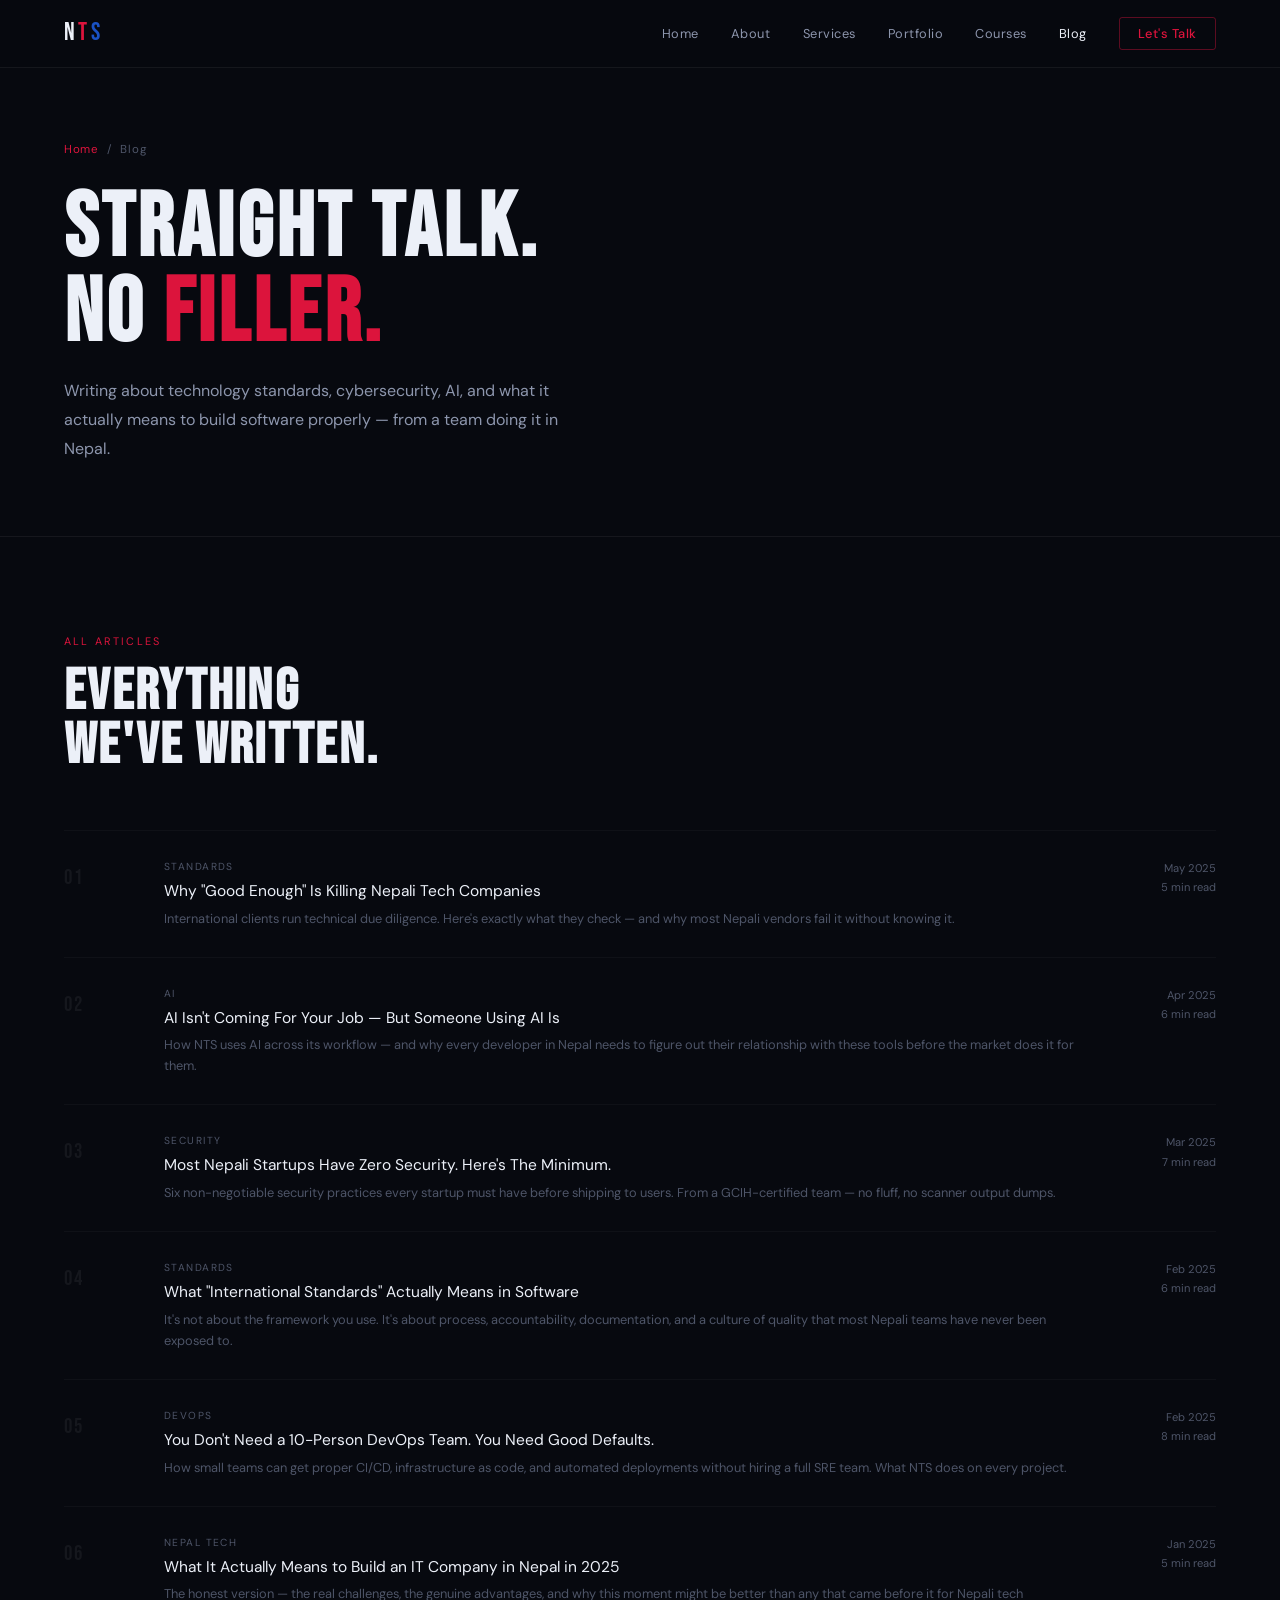
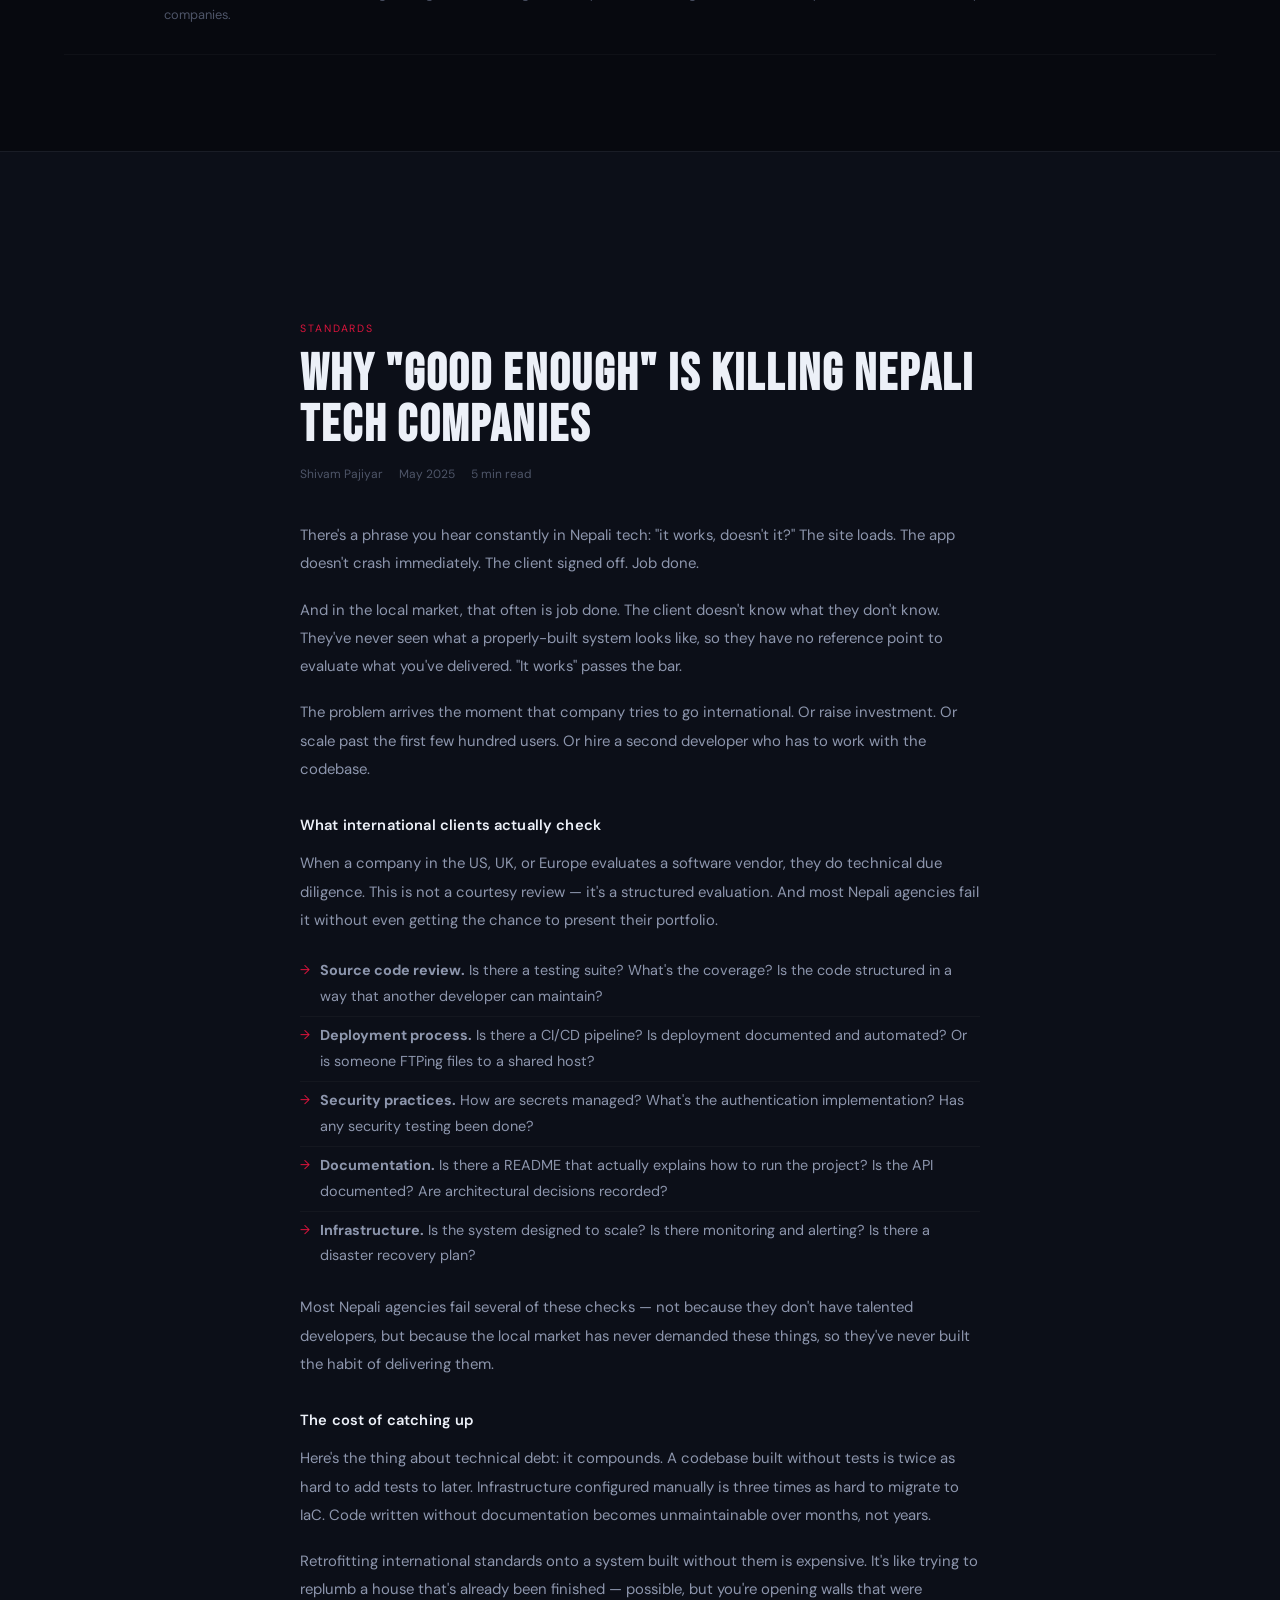
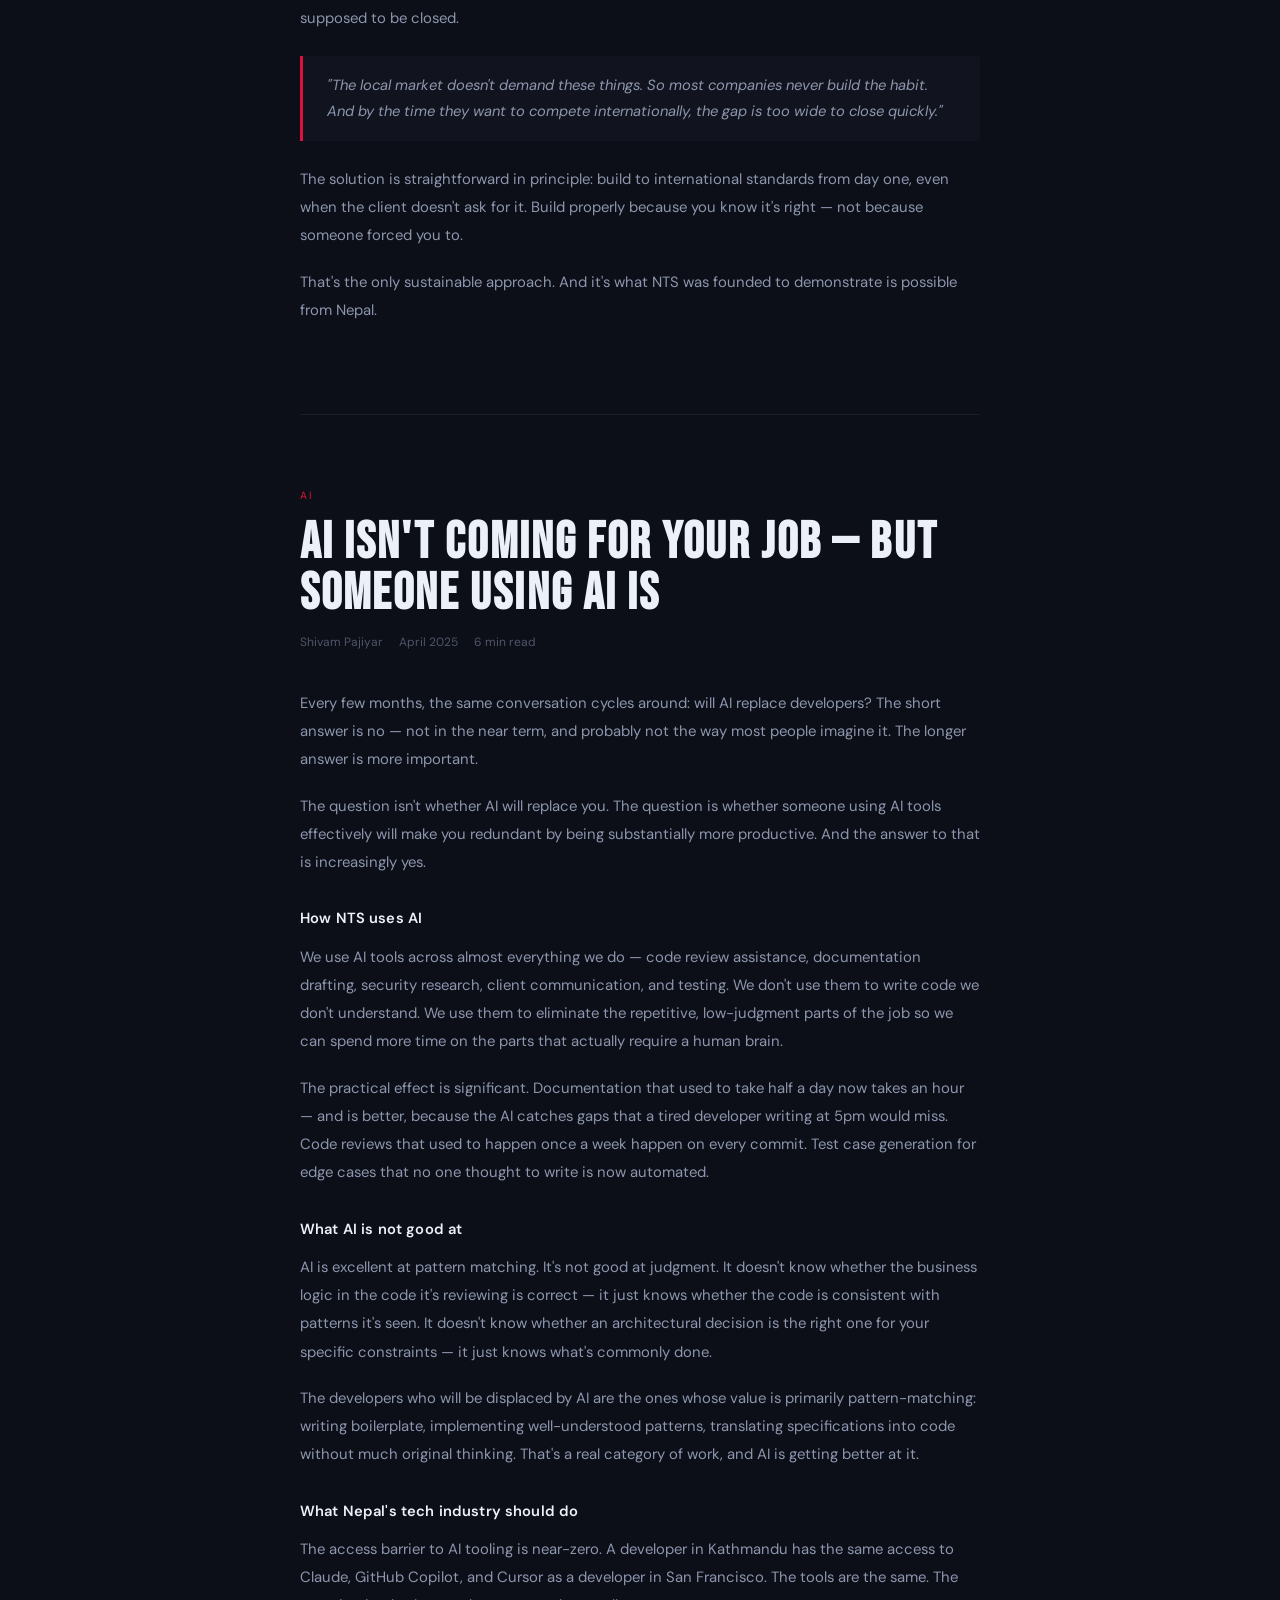
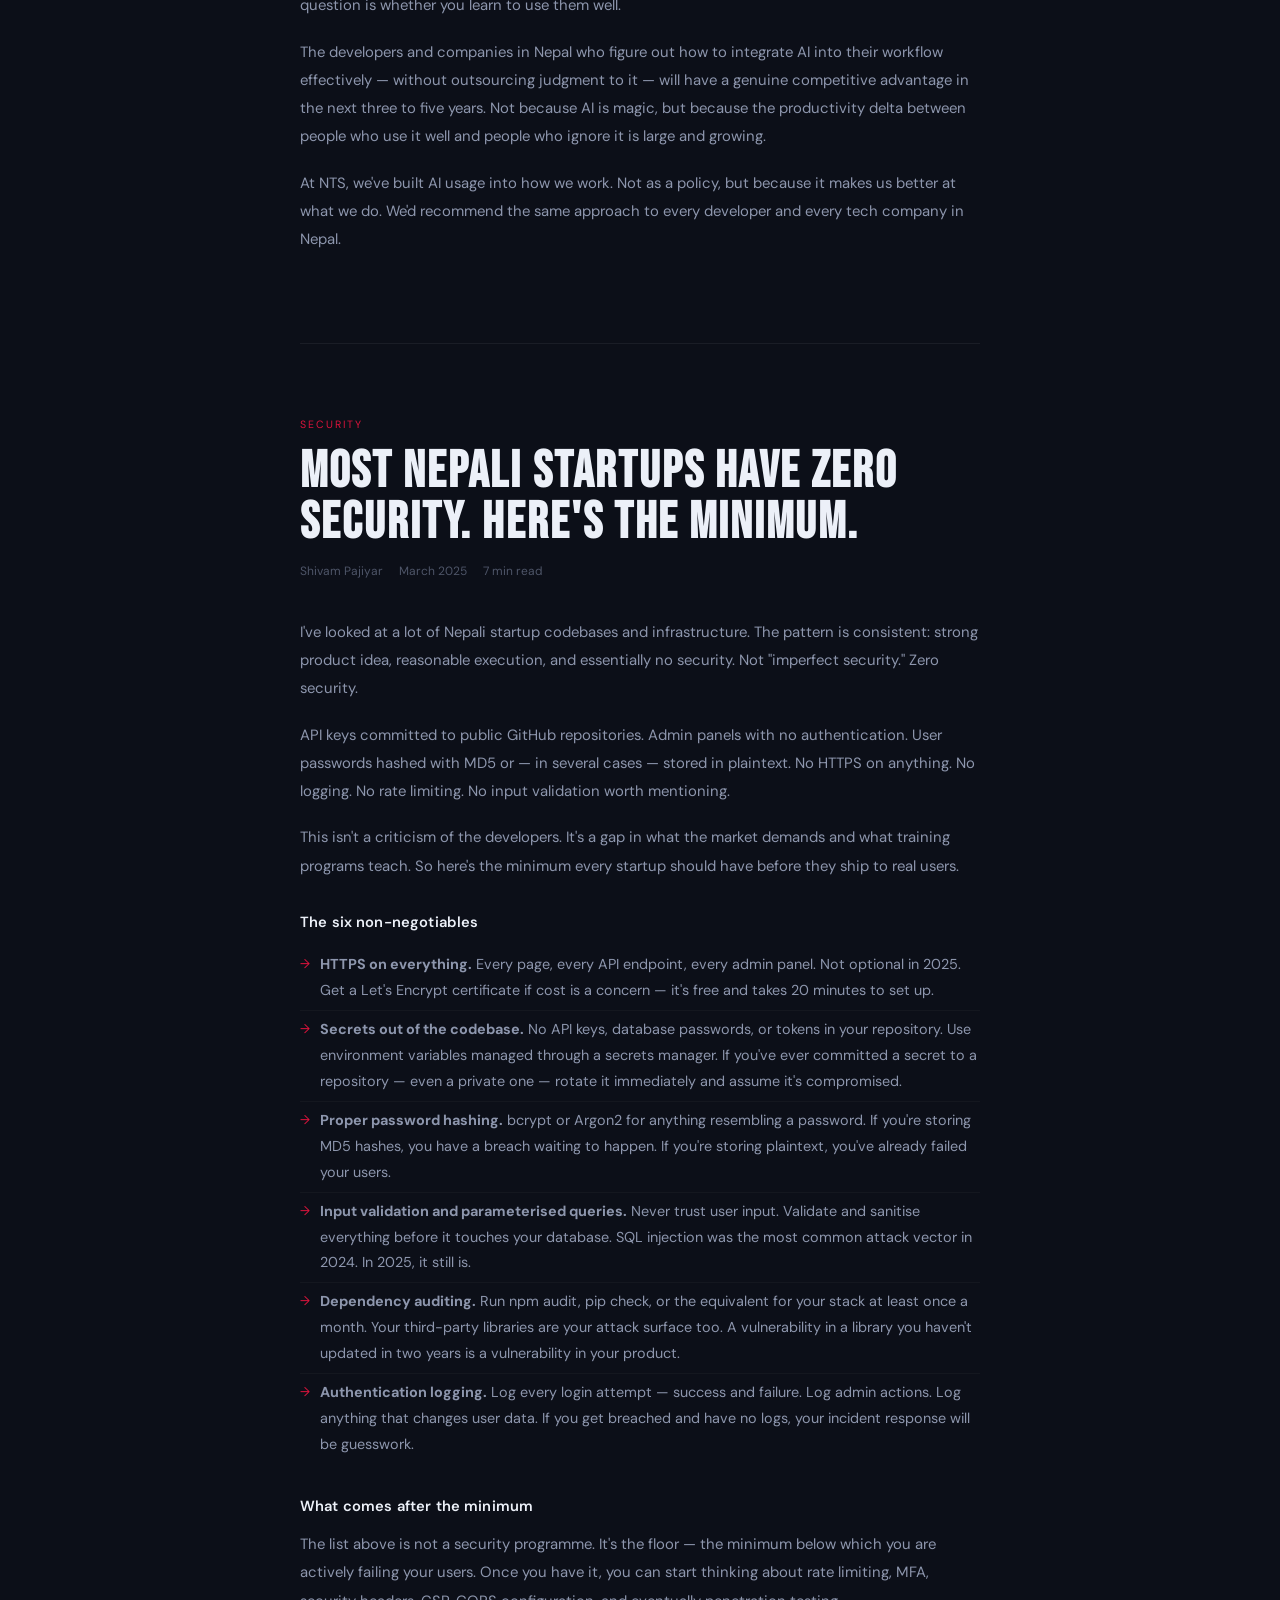
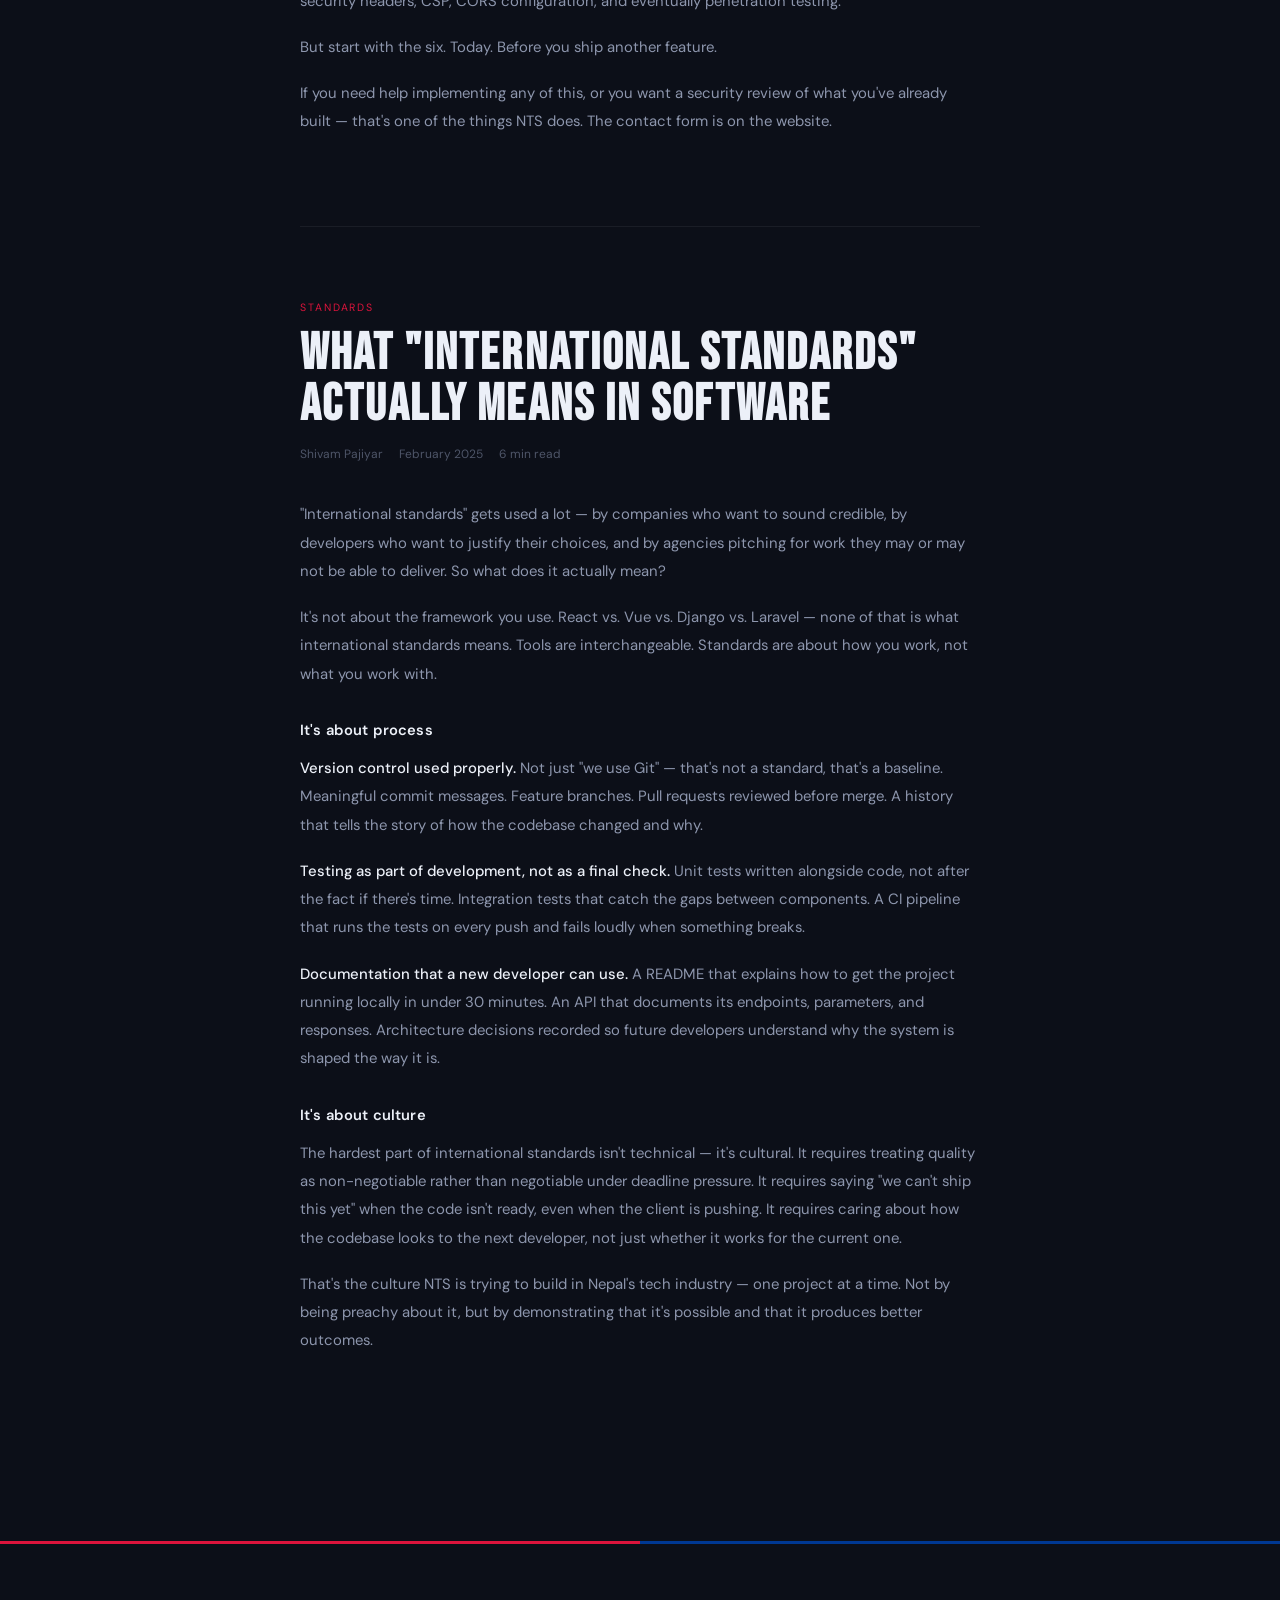
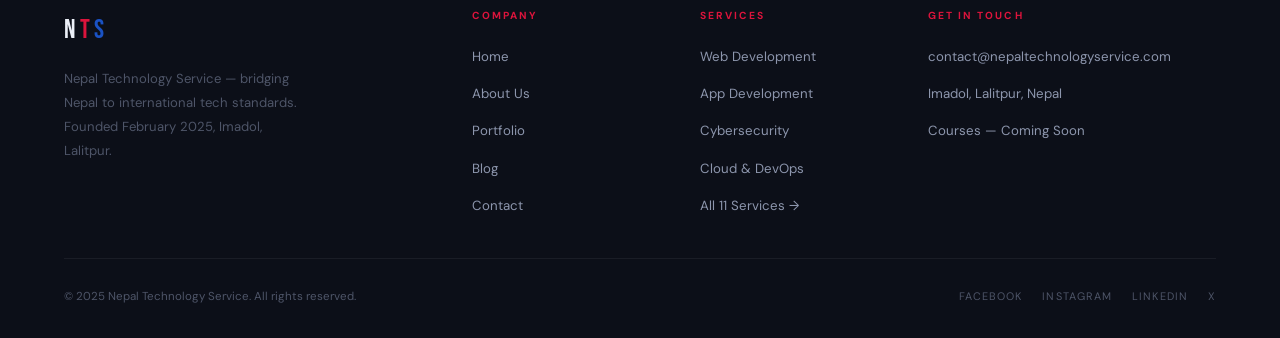
<file: blog.html>
<!DOCTYPE html>
<html lang="en">
<head>
  <meta charset="UTF-8" />
  <meta name="viewport" content="width=device-width, initial-scale=1.0" />
  <title>Blog — Nepal Technology Service</title>
  <meta name="description" content="Straight talk on tech standards, cybersecurity, AI, and building software from Nepal." />
  <link rel="stylesheet" href="css/style.css" />
  <style>
    /* ARTICLE LIST */
    .article-index { margin-top: 56px; }
    .article-row {
      display: grid; grid-template-columns: 72px 1fr 100px;
      gap: 28px; align-items: start;
      padding: 28px 0; border-bottom: 1px solid var(--border2);
      transition: opacity 0.2s; cursor: pointer;
    }
    .article-row:first-child { border-top: 1px solid var(--border2); }
    .article-row:hover .article-title { color: var(--red); }
    .article-idx {
      font-family: 'Bebas Neue', sans-serif;
      font-size: 1.3rem; color: rgba(255,255,255,0.06);
      letter-spacing: 0.08em; padding-top: 2px;
    }
    .article-cat {
      font-size: 0.64rem; letter-spacing: 0.14em; text-transform: uppercase;
      color: var(--muted); margin-bottom: 5px;
    }
    .article-title {
      font-size: 0.97rem; font-weight: 400; color: var(--white);
      line-height: 1.4; margin-bottom: 5px; transition: color 0.2s;
    }
    .article-sub { font-size: 0.8rem; color: var(--muted); line-height: 1.65; }
    .article-meta { text-align: right; font-size: 0.7rem; color: var(--muted); line-height: 1.7; }

    /* FULL ARTICLES */
    .articles-section { background: var(--surface); border-top: 1px solid var(--border); }
    .article-full {
      max-width: 680px; margin: 0 auto;
      padding: 72px 0;
      border-bottom: 1px solid var(--border);
    }
    .article-full:last-child { border-bottom: none; }
    .article-header { margin-bottom: 36px; }
    .article-header .cat {
      font-size: 0.66rem; letter-spacing: 0.18em; text-transform: uppercase;
      color: var(--red); display: block; margin-bottom: 12px;
    }
    .article-header h2 {
      font-family: 'Bebas Neue', sans-serif;
      font-size: clamp(2rem, 4vw, 3.2rem);
      letter-spacing: 0.04em; line-height: 1; margin-bottom: 14px;
    }
    .article-header .article-byline {
      font-size: 0.75rem; color: var(--muted);
      display: flex; gap: 16px;
    }
    .article-body p {
      font-size: 0.93rem; color: var(--light); line-height: 1.9;
      margin-bottom: 18px;
    }
    .article-body p strong { color: var(--white); font-weight: 500; }
    .article-body h3 {
      font-size: 0.92rem; font-weight: 600; color: var(--white);
      margin: 30px 0 12px; letter-spacing: 0.01em;
    }
    .article-body ul {
      margin: 0 0 18px 0; padding-left: 0;
      list-style: none;
    }
    .article-body ul li {
      font-size: 0.9rem; color: var(--light); line-height: 1.8;
      padding: 6px 0 6px 20px; position: relative;
      border-bottom: 1px solid var(--border2);
    }
    .article-body ul li:last-child { border-bottom: none; }
    .article-body ul li::before {
      content: '→'; position: absolute; left: 0;
      color: var(--red); font-size: 0.8rem;
    }
    .article-body blockquote {
      border-left: 3px solid var(--red); padding: 16px 24px;
      margin: 24px 0; background: var(--surface2); border-radius: 0 4px 4px 0;
      font-size: 0.92rem; color: var(--light); font-style: italic; line-height: 1.8;
    }

    @media (max-width: 960px) {
      .article-row { grid-template-columns: 1fr; gap: 6px; }
      .article-idx { display: none; }
      .article-meta { text-align: left; }
      .articles-section .section { padding: 48px 5vw; }
    }
  </style>
</head>
<body>
<div id="nav-ph"></div>

<div class="page-hero">
  <div class="breadcrumb"><a href="index.html">Home</a> <span>/</span> Blog</div>
  <h1>STRAIGHT TALK.<br>NO <span style="color:var(--red)">FILLER.</span></h1>
  <p>Writing about technology standards, cybersecurity, AI, and what it actually means to build software properly — from a team doing it in Nepal.</p>
</div>

<!-- ARTICLE INDEX -->
<section class="section">
  <span class="label">All Articles</span>
  <h2 class="h2">EVERYTHING<br>WE'VE WRITTEN.</h2>
  <div class="article-index">
    <a href="#post-1" class="article-row">
      <div class="article-idx">01</div>
      <div>
        <div class="article-cat">Standards</div>
        <div class="article-title">Why "Good Enough" Is Killing Nepali Tech Companies</div>
        <div class="article-sub">International clients run technical due diligence. Here's exactly what they check — and why most Nepali vendors fail it without knowing it.</div>
      </div>
      <div class="article-meta">May 2025<br>5 min read</div>
    </a>
    <a href="#post-2" class="article-row">
      <div class="article-idx">02</div>
      <div>
        <div class="article-cat">AI</div>
        <div class="article-title">AI Isn't Coming For Your Job — But Someone Using AI Is</div>
        <div class="article-sub">How NTS uses AI across its workflow — and why every developer in Nepal needs to figure out their relationship with these tools before the market does it for them.</div>
      </div>
      <div class="article-meta">Apr 2025<br>6 min read</div>
    </a>
    <a href="#post-3" class="article-row">
      <div class="article-idx">03</div>
      <div>
        <div class="article-cat">Security</div>
        <div class="article-title">Most Nepali Startups Have Zero Security. Here's The Minimum.</div>
        <div class="article-sub">Six non-negotiable security practices every startup must have before shipping to users. From a GCIH-certified team — no fluff, no scanner output dumps.</div>
      </div>
      <div class="article-meta">Mar 2025<br>7 min read</div>
    </a>
    <a href="#post-4" class="article-row">
      <div class="article-idx">04</div>
      <div>
        <div class="article-cat">Standards</div>
        <div class="article-title">What "International Standards" Actually Means in Software</div>
        <div class="article-sub">It's not about the framework you use. It's about process, accountability, documentation, and a culture of quality that most Nepali teams have never been exposed to.</div>
      </div>
      <div class="article-meta">Feb 2025<br>6 min read</div>
    </a>
    <a href="#post-5" class="article-row">
      <div class="article-idx">05</div>
      <div>
        <div class="article-cat">DevOps</div>
        <div class="article-title">You Don't Need a 10-Person DevOps Team. You Need Good Defaults.</div>
        <div class="article-sub">How small teams can get proper CI/CD, infrastructure as code, and automated deployments without hiring a full SRE team. What NTS does on every project.</div>
      </div>
      <div class="article-meta">Feb 2025<br>8 min read</div>
    </a>
    <a href="#post-6" class="article-row">
      <div class="article-idx">06</div>
      <div>
        <div class="article-cat">Nepal Tech</div>
        <div class="article-title">What It Actually Means to Build an IT Company in Nepal in 2025</div>
        <div class="article-sub">The honest version — the real challenges, the genuine advantages, and why this moment might be better than any that came before it for Nepali tech companies.</div>
      </div>
      <div class="article-meta">Jan 2025<br>5 min read</div>
    </a>
  </div>
</section>

<!-- FULL ARTICLES -->
<section class="section articles-section">
  <div class="article-full" id="post-1" data-reveal>
    <div class="article-header">
      <span class="cat">Standards</span>
      <h2>WHY "GOOD ENOUGH" IS KILLING NEPALI TECH COMPANIES</h2>
      <div class="article-byline"><span>Shivam Pajiyar</span><span>May 2025</span><span>5 min read</span></div>
    </div>
    <div class="article-body">
      <p>There's a phrase you hear constantly in Nepali tech: "it works, doesn't it?" The site loads. The app doesn't crash immediately. The client signed off. Job done.</p>
      <p>And in the local market, that often is job done. The client doesn't know what they don't know. They've never seen what a properly-built system looks like, so they have no reference point to evaluate what you've delivered. "It works" passes the bar.</p>
      <p>The problem arrives the moment that company tries to go international. Or raise investment. Or scale past the first few hundred users. Or hire a second developer who has to work with the codebase.</p>

      <h3>What international clients actually check</h3>
      <p>When a company in the US, UK, or Europe evaluates a software vendor, they do technical due diligence. This is not a courtesy review — it's a structured evaluation. And most Nepali agencies fail it without even getting the chance to present their portfolio.</p>
      <ul>
        <li><strong>Source code review.</strong> Is there a testing suite? What's the coverage? Is the code structured in a way that another developer can maintain?</li>
        <li><strong>Deployment process.</strong> Is there a CI/CD pipeline? Is deployment documented and automated? Or is someone FTPing files to a shared host?</li>
        <li><strong>Security practices.</strong> How are secrets managed? What's the authentication implementation? Has any security testing been done?</li>
        <li><strong>Documentation.</strong> Is there a README that actually explains how to run the project? Is the API documented? Are architectural decisions recorded?</li>
        <li><strong>Infrastructure.</strong> Is the system designed to scale? Is there monitoring and alerting? Is there a disaster recovery plan?</li>
      </ul>
      <p>Most Nepali agencies fail several of these checks — not because they don't have talented developers, but because the local market has never demanded these things, so they've never built the habit of delivering them.</p>

      <h3>The cost of catching up</h3>
      <p>Here's the thing about technical debt: it compounds. A codebase built without tests is twice as hard to add tests to later. Infrastructure configured manually is three times as hard to migrate to IaC. Code written without documentation becomes unmaintainable over months, not years.</p>
      <p>Retrofitting international standards onto a system built without them is expensive. It's like trying to replumb a house that's already been finished — possible, but you're opening walls that were supposed to be closed.</p>

      <blockquote>"The local market doesn't demand these things. So most companies never build the habit. And by the time they want to compete internationally, the gap is too wide to close quickly."</blockquote>

      <p>The solution is straightforward in principle: build to international standards from day one, even when the client doesn't ask for it. Build properly because you know it's right — not because someone forced you to.</p>
      <p>That's the only sustainable approach. And it's what NTS was founded to demonstrate is possible from Nepal.</p>
    </div>
  </div>

  <div class="article-full" id="post-2" data-reveal>
    <div class="article-header">
      <span class="cat">AI</span>
      <h2>AI ISN'T COMING FOR YOUR JOB — BUT SOMEONE USING AI IS</h2>
      <div class="article-byline"><span>Shivam Pajiyar</span><span>April 2025</span><span>6 min read</span></div>
    </div>
    <div class="article-body">
      <p>Every few months, the same conversation cycles around: will AI replace developers? The short answer is no — not in the near term, and probably not the way most people imagine it. The longer answer is more important.</p>
      <p>The question isn't whether AI will replace you. The question is whether someone using AI tools effectively will make you redundant by being substantially more productive. And the answer to that is increasingly yes.</p>

      <h3>How NTS uses AI</h3>
      <p>We use AI tools across almost everything we do — code review assistance, documentation drafting, security research, client communication, and testing. We don't use them to write code we don't understand. We use them to eliminate the repetitive, low-judgment parts of the job so we can spend more time on the parts that actually require a human brain.</p>
      <p>The practical effect is significant. Documentation that used to take half a day now takes an hour — and is better, because the AI catches gaps that a tired developer writing at 5pm would miss. Code reviews that used to happen once a week happen on every commit. Test case generation for edge cases that no one thought to write is now automated.</p>

      <h3>What AI is not good at</h3>
      <p>AI is excellent at pattern matching. It's not good at judgment. It doesn't know whether the business logic in the code it's reviewing is correct — it just knows whether the code is consistent with patterns it's seen. It doesn't know whether an architectural decision is the right one for your specific constraints — it just knows what's commonly done.</p>
      <p>The developers who will be displaced by AI are the ones whose value is primarily pattern-matching: writing boilerplate, implementing well-understood patterns, translating specifications into code without much original thinking. That's a real category of work, and AI is getting better at it.</p>

      <h3>What Nepal's tech industry should do</h3>
      <p>The access barrier to AI tooling is near-zero. A developer in Kathmandu has the same access to Claude, GitHub Copilot, and Cursor as a developer in San Francisco. The tools are the same. The question is whether you learn to use them well.</p>
      <p>The developers and companies in Nepal who figure out how to integrate AI into their workflow effectively — without outsourcing judgment to it — will have a genuine competitive advantage in the next three to five years. Not because AI is magic, but because the productivity delta between people who use it well and people who ignore it is large and growing.</p>
      <p>At NTS, we've built AI usage into how we work. Not as a policy, but because it makes us better at what we do. We'd recommend the same approach to every developer and every tech company in Nepal.</p>
    </div>
  </div>

  <div class="article-full" id="post-3" data-reveal>
    <div class="article-header">
      <span class="cat">Security</span>
      <h2>MOST NEPALI STARTUPS HAVE ZERO SECURITY. HERE'S THE MINIMUM.</h2>
      <div class="article-byline"><span>Shivam Pajiyar</span><span>March 2025</span><span>7 min read</span></div>
    </div>
    <div class="article-body">
      <p>I've looked at a lot of Nepali startup codebases and infrastructure. The pattern is consistent: strong product idea, reasonable execution, and essentially no security. Not "imperfect security." Zero security.</p>
      <p>API keys committed to public GitHub repositories. Admin panels with no authentication. User passwords hashed with MD5 or — in several cases — stored in plaintext. No HTTPS on anything. No logging. No rate limiting. No input validation worth mentioning.</p>
      <p>This isn't a criticism of the developers. It's a gap in what the market demands and what training programs teach. So here's the minimum every startup should have before they ship to real users.</p>

      <h3>The six non-negotiables</h3>
      <ul>
        <li><strong>HTTPS on everything.</strong> Every page, every API endpoint, every admin panel. Not optional in 2025. Get a Let's Encrypt certificate if cost is a concern — it's free and takes 20 minutes to set up.</li>
        <li><strong>Secrets out of the codebase.</strong> No API keys, database passwords, or tokens in your repository. Use environment variables managed through a secrets manager. If you've ever committed a secret to a repository — even a private one — rotate it immediately and assume it's compromised.</li>
        <li><strong>Proper password hashing.</strong> bcrypt or Argon2 for anything resembling a password. If you're storing MD5 hashes, you have a breach waiting to happen. If you're storing plaintext, you've already failed your users.</li>
        <li><strong>Input validation and parameterised queries.</strong> Never trust user input. Validate and sanitise everything before it touches your database. SQL injection was the most common attack vector in 2024. In 2025, it still is.</li>
        <li><strong>Dependency auditing.</strong> Run npm audit, pip check, or the equivalent for your stack at least once a month. Your third-party libraries are your attack surface too. A vulnerability in a library you haven't updated in two years is a vulnerability in your product.</li>
        <li><strong>Authentication logging.</strong> Log every login attempt — success and failure. Log admin actions. Log anything that changes user data. If you get breached and have no logs, your incident response will be guesswork.</li>
      </ul>

      <h3>What comes after the minimum</h3>
      <p>The list above is not a security programme. It's the floor — the minimum below which you are actively failing your users. Once you have it, you can start thinking about rate limiting, MFA, security headers, CSP, CORS configuration, and eventually penetration testing.</p>
      <p>But start with the six. Today. Before you ship another feature.</p>
      <p>If you need help implementing any of this, or you want a security review of what you've already built — that's one of the things NTS does. The contact form is on the website.</p>
    </div>
  </div>

  <div class="article-full" id="post-4" data-reveal>
    <div class="article-header">
      <span class="cat">Standards</span>
      <h2>WHAT "INTERNATIONAL STANDARDS" ACTUALLY MEANS IN SOFTWARE</h2>
      <div class="article-byline"><span>Shivam Pajiyar</span><span>February 2025</span><span>6 min read</span></div>
    </div>
    <div class="article-body">
      <p>"International standards" gets used a lot — by companies who want to sound credible, by developers who want to justify their choices, and by agencies pitching for work they may or may not be able to deliver. So what does it actually mean?</p>
      <p>It's not about the framework you use. React vs. Vue vs. Django vs. Laravel — none of that is what international standards means. Tools are interchangeable. Standards are about how you work, not what you work with.</p>

      <h3>It's about process</h3>
      <p><strong>Version control used properly.</strong> Not just "we use Git" — that's not a standard, that's a baseline. Meaningful commit messages. Feature branches. Pull requests reviewed before merge. A history that tells the story of how the codebase changed and why.</p>
      <p><strong>Testing as part of development, not as a final check.</strong> Unit tests written alongside code, not after the fact if there's time. Integration tests that catch the gaps between components. A CI pipeline that runs the tests on every push and fails loudly when something breaks.</p>
      <p><strong>Documentation that a new developer can use.</strong> A README that explains how to get the project running locally in under 30 minutes. An API that documents its endpoints, parameters, and responses. Architecture decisions recorded so future developers understand why the system is shaped the way it is.</p>

      <h3>It's about culture</h3>
      <p>The hardest part of international standards isn't technical — it's cultural. It requires treating quality as non-negotiable rather than negotiable under deadline pressure. It requires saying "we can't ship this yet" when the code isn't ready, even when the client is pushing. It requires caring about how the codebase looks to the next developer, not just whether it works for the current one.</p>
      <p>That's the culture NTS is trying to build in Nepal's tech industry — one project at a time. Not by being preachy about it, but by demonstrating that it's possible and that it produces better outcomes.</p>
    </div>
  </div>
</section>

<div id="footer-ph"></div>
<script src="js/main.js"></script>
</body>
</html>
</file>
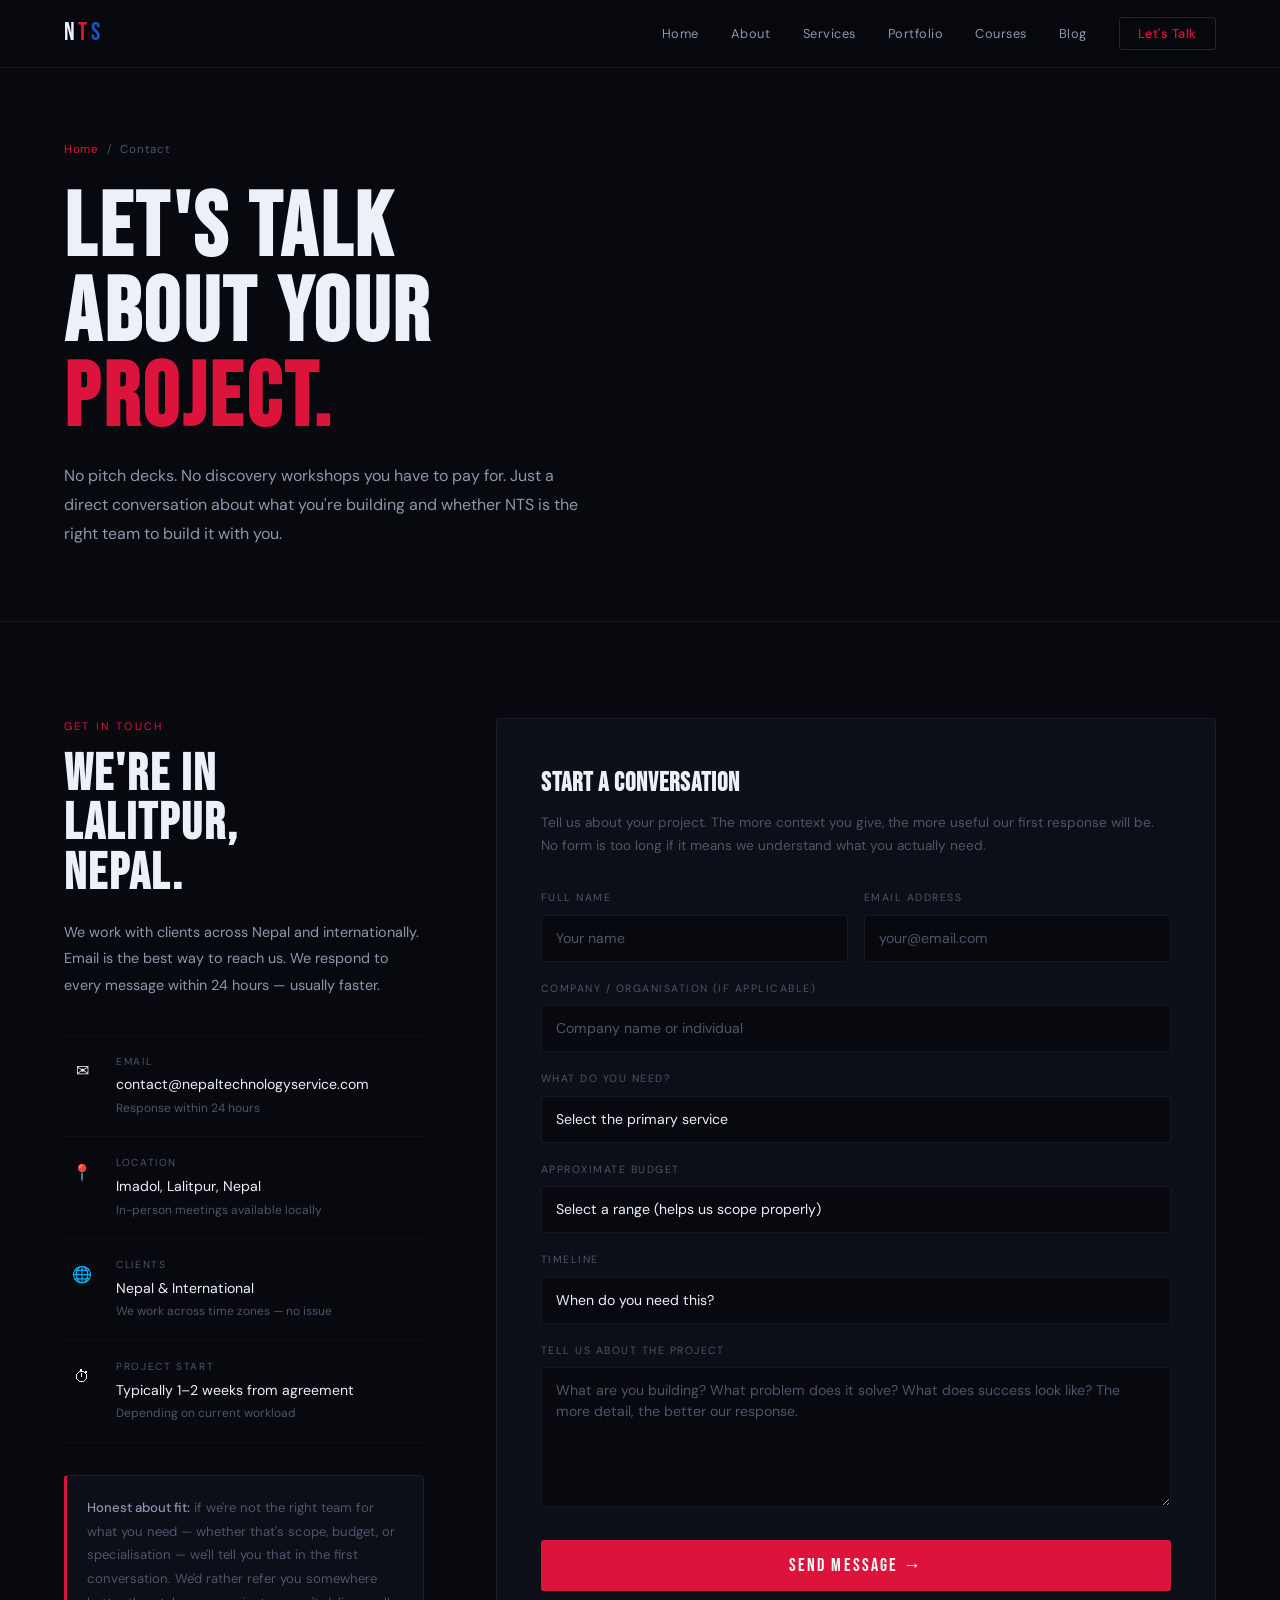
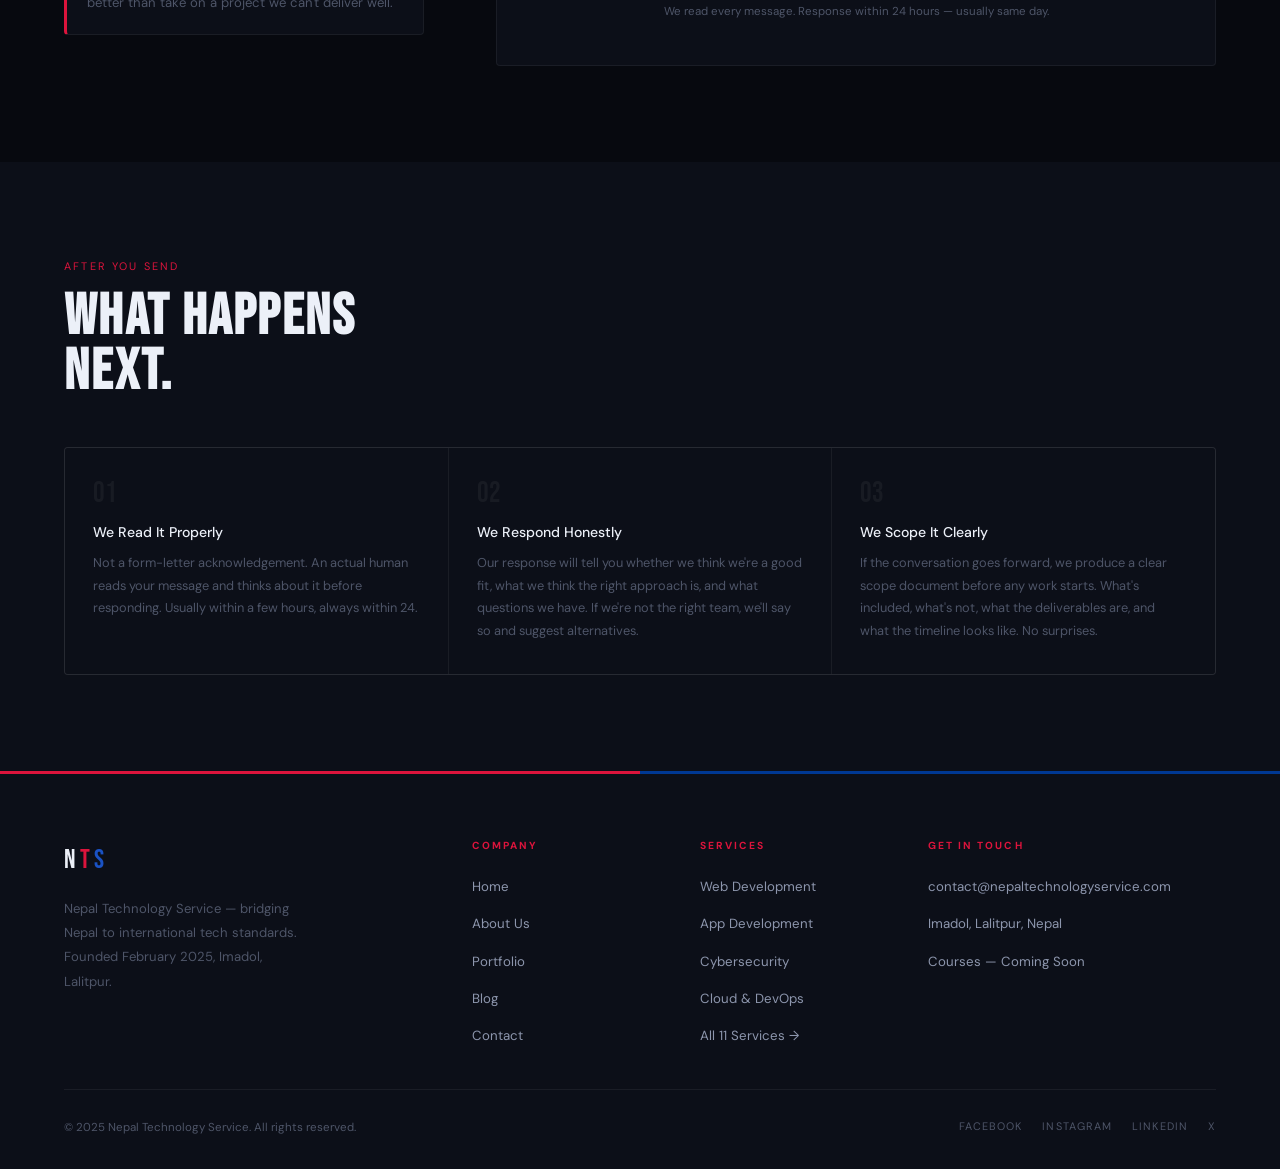
<file: contact.html>
<!DOCTYPE html>
<html lang="en">
<head>
  <meta charset="UTF-8" />
  <meta name="viewport" content="width=device-width, initial-scale=1.0" />
  <title>Contact — Nepal Technology Service</title>
  <meta name="description" content="Get in touch with Nepal Technology Service — based in Imadol, Lalitpur, Nepal. contact@nepaltechnologyservice.com" />
  <link rel="stylesheet" href="css/style.css" />
  <style>
    /* LAYOUT */
    .contact-layout {
      display: grid; grid-template-columns: 360px 1fr;
      gap: 72px; align-items: start;
    }
    .contact-info-col { position: sticky; top: calc(var(--nav-h) + 24px); }

    /* INFO */
    .contact-info-col h2 {
      font-family: 'Bebas Neue', sans-serif;
      font-size: clamp(2.2rem, 4vw, 3.5rem);
      line-height: 0.97; letter-spacing: 0.04em; margin-bottom: 20px;
    }
    .contact-intro { font-size: 0.9rem; color: var(--light); line-height: 1.85; margin-bottom: 36px; }

    .contact-detail {
      display: flex; gap: 16px; align-items: flex-start;
      padding: 18px 0; border-bottom: 1px solid var(--border2);
    }
    .contact-detail:first-of-type { border-top: 1px solid var(--border2); }
    .cd-icon {
      width: 36px; height: 36px; flex-shrink: 0;
      display: flex; align-items: center; justify-content: center;
      font-size: 1rem;
    }
    .cd-label {
      font-size: 0.64rem; letter-spacing: 0.16em; text-transform: uppercase;
      color: var(--muted); margin-bottom: 3px;
    }
    .cd-value { font-size: 0.88rem; color: var(--white); }
    .cd-value a { transition: color 0.2s; }
    .cd-value a:hover { color: var(--red); }
    .cd-note { font-size: 0.75rem; color: var(--muted); margin-top: 2px; }

    .contact-honesty {
      margin-top: 32px; padding: 20px;
      background: var(--surface); border: 1px solid var(--border);
      border-radius: 4px; border-left: 3px solid var(--red);
    }
    .contact-honesty p { font-size: 0.82rem; color: var(--muted); line-height: 1.8; }
    .contact-honesty p strong { color: var(--light); font-weight: 500; }

    /* FORM */
    .contact-form-col { }
    .form-wrap {
      background: var(--surface); border: 1px solid var(--border);
      border-radius: 4px; padding: 44px;
    }
    .form-wrap h3 {
      font-family: 'Bebas Neue', sans-serif;
      font-size: 1.6rem; letter-spacing: 0.04em; margin-bottom: 6px;
    }
    .form-wrap .form-intro { font-size: 0.85rem; color: var(--muted); margin-bottom: 32px; line-height: 1.7; }

    .form-row { display: grid; grid-template-columns: 1fr 1fr; gap: 16px; }
    .form-group { margin-bottom: 18px; }
    .form-group label {
      display: block; font-size: 0.66rem; letter-spacing: 0.14em;
      text-transform: uppercase; color: var(--muted); margin-bottom: 8px; font-weight: 400;
    }
    .form-group input,
    .form-group select,
    .form-group textarea {
      width: 100%; background: var(--black); border: 1px solid var(--border);
      border-radius: 3px; padding: 12px 14px; color: var(--white);
      font-family: 'DM Sans', sans-serif; font-size: 0.88rem;
      outline: none; transition: border-color 0.2s; line-height: 1.5;
    }
    .form-group input:focus,
    .form-group select:focus,
    .form-group textarea:focus { border-color: rgba(220,20,60,0.4); }
    .form-group input::placeholder,
    .form-group textarea::placeholder { color: var(--muted); }
    .form-group select { appearance: none; cursor: pointer; }
    .form-group select option { background: var(--surface); }
    .form-group textarea { resize: vertical; min-height: 140px; }

    .form-submit {
      width: 100%; padding: 15px;
      background: var(--red); color: #fff;
      border: none; border-radius: 3px;
      font-family: 'Bebas Neue', sans-serif;
      font-size: 1.1rem; letter-spacing: 0.12em;
      cursor: pointer; transition: background 0.2s;
      margin-top: 6px;
    }
    .form-submit:hover { background: #B8102E; }
    .form-note {
      text-align: center; font-size: 0.72rem; color: var(--muted);
      margin-top: 12px; line-height: 1.6;
    }

    /* EXPECTATIONS */
    .expectations-section { background: var(--surface); }
    .exp-grid {
      display: grid; grid-template-columns: repeat(3, 1fr);
      gap: 1px; background: var(--border);
      border: 1px solid var(--border); border-radius: 4px;
      overflow: hidden; margin-top: 48px;
    }
    .exp-cell {
      background: var(--surface); padding: 32px 28px;
      transition: background 0.25s;
    }
    .exp-cell:hover { background: var(--surface2); }
    .exp-num {
      font-family: 'Bebas Neue', sans-serif;
      font-size: 1.8rem; color: rgba(255,255,255,0.05);
      line-height: 1; margin-bottom: 12px;
    }
    .exp-cell h4 { font-size: 0.88rem; font-weight: 500; margin-bottom: 8px; }
    .exp-cell p { font-size: 0.8rem; color: var(--muted); line-height: 1.75; }

    @media (max-width: 960px) {
      .contact-layout { grid-template-columns: 1fr; gap: 40px; }
      .contact-info-col { position: static; }
      .form-wrap { padding: 28px 20px; }
      .form-row { grid-template-columns: 1fr; }
      .exp-grid { grid-template-columns: 1fr; }
    }
  </style>
</head>
<body>
<div id="nav-ph"></div>

<div class="page-hero">
  <div class="breadcrumb"><a href="index.html">Home</a> <span>/</span> Contact</div>
  <h1>LET'S TALK<br>ABOUT YOUR<br><span style="color:var(--red)">PROJECT.</span></h1>
  <p>No pitch decks. No discovery workshops you have to pay for. Just a direct conversation about what you're building and whether NTS is the right team to build it with you.</p>
</div>

<section class="section">
  <div class="contact-layout">

    <!-- INFO -->
    <div class="contact-info-col" data-reveal>
      <span class="label">Get In Touch</span>
      <h2>WE'RE IN<br>LALITPUR,<br>NEPAL.</h2>
      <p class="contact-intro">We work with clients across Nepal and internationally. Email is the best way to reach us. We respond to every message within 24 hours — usually faster.</p>

      <div class="contact-detail">
        <div class="cd-icon">✉</div>
        <div>
          <div class="cd-label">Email</div>
          <div class="cd-value"><a href="mailto:contact@nepaltechnologyservice.com">contact@nepaltechnologyservice.com</a></div>
          <div class="cd-note">Response within 24 hours</div>
        </div>
      </div>
      <div class="contact-detail">
        <div class="cd-icon">📍</div>
        <div>
          <div class="cd-label">Location</div>
          <div class="cd-value">Imadol, Lalitpur, Nepal</div>
          <div class="cd-note">In-person meetings available locally</div>
        </div>
      </div>
      <div class="contact-detail">
        <div class="cd-icon">🌐</div>
        <div>
          <div class="cd-label">Clients</div>
          <div class="cd-value">Nepal & International</div>
          <div class="cd-note">We work across time zones — no issue</div>
        </div>
      </div>
      <div class="contact-detail">
        <div class="cd-icon">⏱</div>
        <div>
          <div class="cd-label">Project Start</div>
          <div class="cd-value">Typically 1–2 weeks from agreement</div>
          <div class="cd-note">Depending on current workload</div>
        </div>
      </div>

      <div class="contact-honesty">
        <p><strong>Honest about fit:</strong> if we're not the right team for what you need — whether that's scope, budget, or specialisation — we'll tell you that in the first conversation. We'd rather refer you somewhere better than take on a project we can't deliver well.</p>
      </div>
    </div>

    <!-- FORM -->
    <div class="contact-form-col" data-reveal>
      <div class="form-wrap">
        <h3>START A CONVERSATION</h3>
        <p class="form-intro">Tell us about your project. The more context you give, the more useful our first response will be. No form is too long if it means we understand what you actually need.</p>

        <form action="mailto:contact@nepaltechnologyservice.com" method="post" enctype="text/plain">
          <div class="form-row">
            <div class="form-group">
              <label for="name">Full Name</label>
              <input type="text" id="name" name="name" placeholder="Your name" required />
            </div>
            <div class="form-group">
              <label for="email">Email Address</label>
              <input type="email" id="email" name="email" placeholder="your@email.com" required />
            </div>
          </div>

          <div class="form-group">
            <label for="company">Company / Organisation (if applicable)</label>
            <input type="text" id="company" name="company" placeholder="Company name or individual" />
          </div>

          <div class="form-group">
            <label for="service">What Do You Need?</label>
            <select id="service" name="service" required>
              <option value="" disabled selected>Select the primary service</option>
              <option>Web Development</option>
              <option>Mobile App Development</option>
              <option>UI/UX Design</option>
              <option>Cybersecurity Consulting</option>
              <option>Cloud Architecture & DevOps</option>
              <option>API Development & Integration</option>
              <option>Custom Software Development</option>
              <option>Quality Assurance & Testing</option>
              <option>Digital Marketing & SEO</option>
              <option>IT Consulting</option>
              <option>Multiple Services</option>
              <option>Something Else</option>
            </select>
          </div>

          <div class="form-group">
            <label for="budget">Approximate Budget</label>
            <select id="budget" name="budget">
              <option value="" disabled selected>Select a range (helps us scope properly)</option>
              <option>Under $500</option>
              <option>$500 – $2,000</option>
              <option>$2,000 – $5,000</option>
              <option>$5,000 – $15,000</option>
              <option>$15,000+</option>
              <option>Not sure yet — let's talk</option>
            </select>
          </div>

          <div class="form-group">
            <label for="timeline">Timeline</label>
            <select id="timeline" name="timeline">
              <option value="" disabled selected>When do you need this?</option>
              <option>ASAP (within 2 weeks)</option>
              <option>Within a month</option>
              <option>Within 3 months</option>
              <option>Flexible — quality over speed</option>
              <option>Just exploring options</option>
            </select>
          </div>

          <div class="form-group">
            <label for="message">Tell Us About the Project</label>
            <textarea id="message" name="message" required placeholder="What are you building? What problem does it solve? What does success look like? The more detail, the better our response."></textarea>
          </div>

          <button type="submit" class="form-submit">SEND MESSAGE →</button>
          <p class="form-note">We read every message. Response within 24 hours — usually same day.</p>
        </form>
      </div>
    </div>

  </div>
</section>

<!-- WHAT TO EXPECT -->
<section class="section expectations-section">
  <span class="label">After You Send</span>
  <h2 class="h2">WHAT HAPPENS<br>NEXT.</h2>
  <div class="exp-grid">
    <div class="exp-cell" data-reveal>
      <div class="exp-num">01</div>
      <h4>We Read It Properly</h4>
      <p>Not a form-letter acknowledgement. An actual human reads your message and thinks about it before responding. Usually within a few hours, always within 24.</p>
    </div>
    <div class="exp-cell" data-reveal>
      <div class="exp-num">02</div>
      <h4>We Respond Honestly</h4>
      <p>Our response will tell you whether we think we're a good fit, what we think the right approach is, and what questions we have. If we're not the right team, we'll say so and suggest alternatives.</p>
    </div>
    <div class="exp-cell" data-reveal>
      <div class="exp-num">03</div>
      <h4>We Scope It Clearly</h4>
      <p>If the conversation goes forward, we produce a clear scope document before any work starts. What's included, what's not, what the deliverables are, and what the timeline looks like. No surprises.</p>
    </div>
  </div>
</section>

<div id="footer-ph"></div>
<script src="js/main.js"></script>
</body>
</html>
</file>
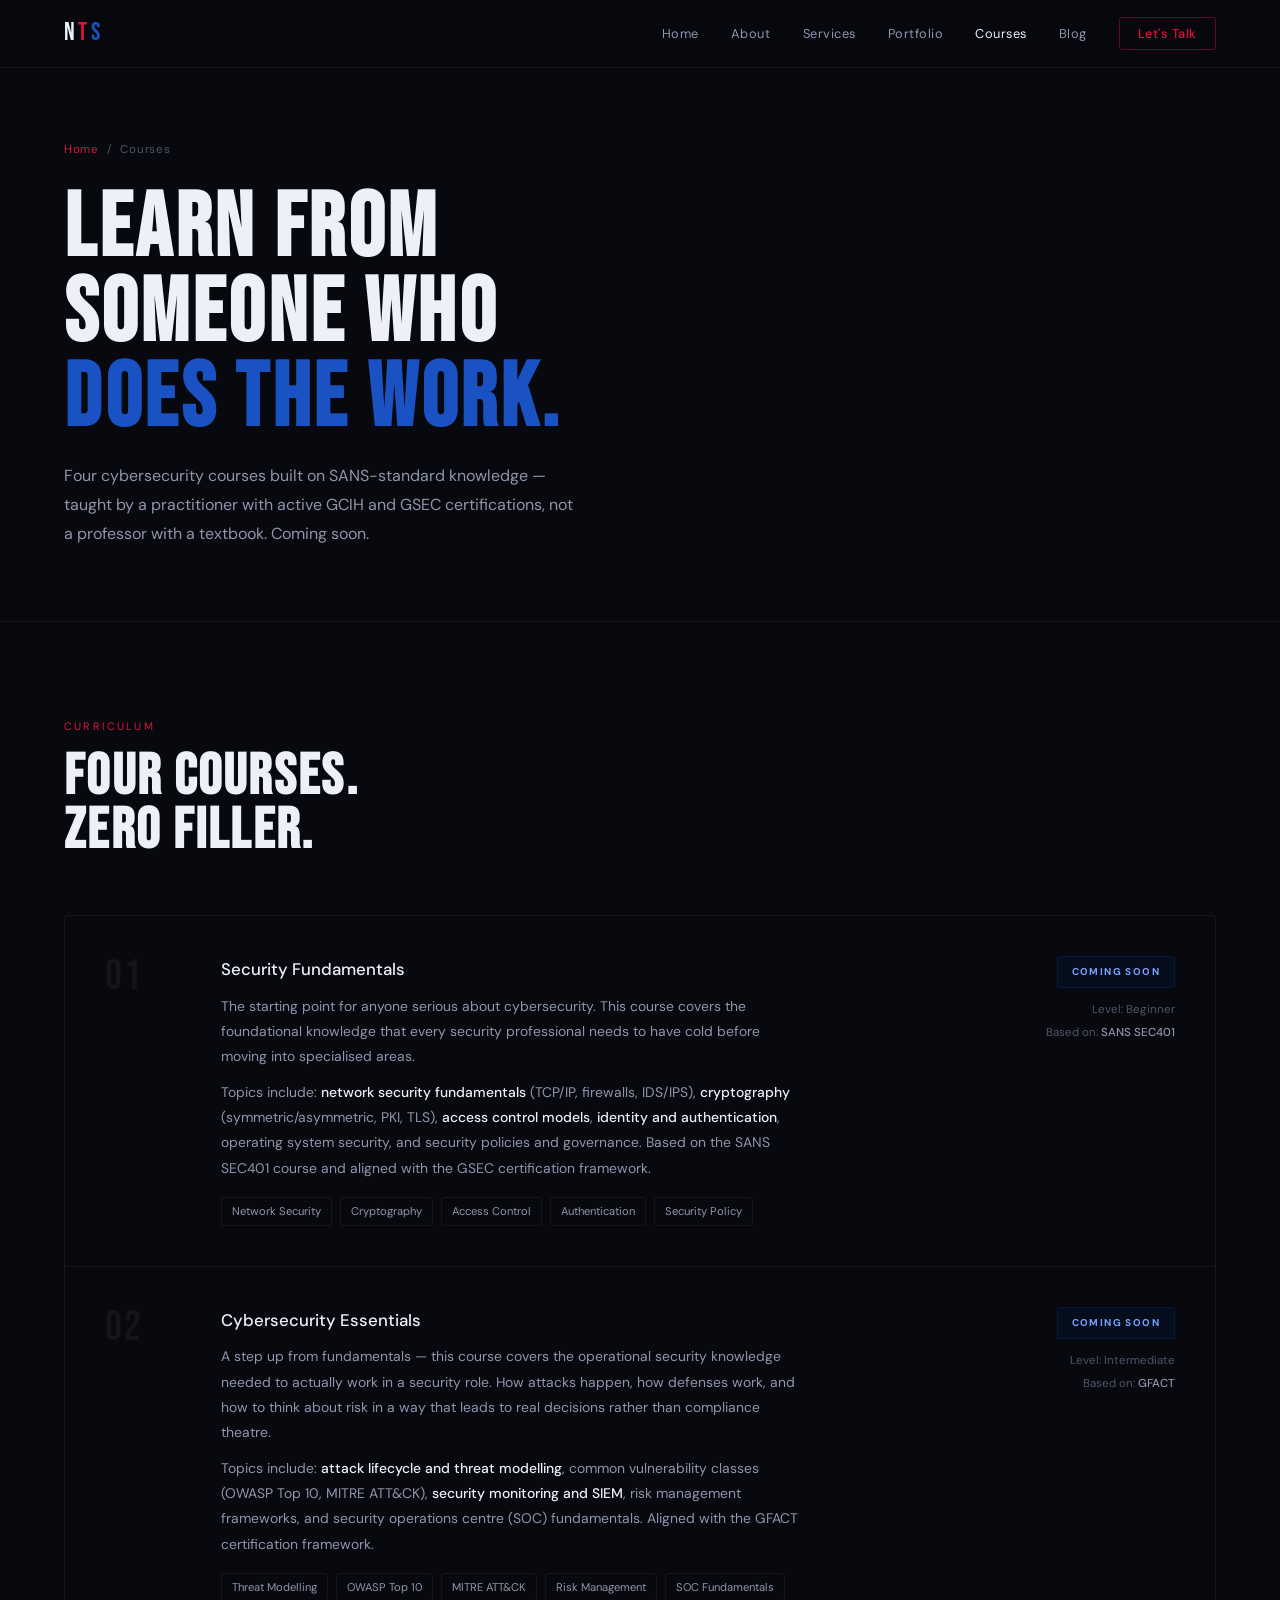
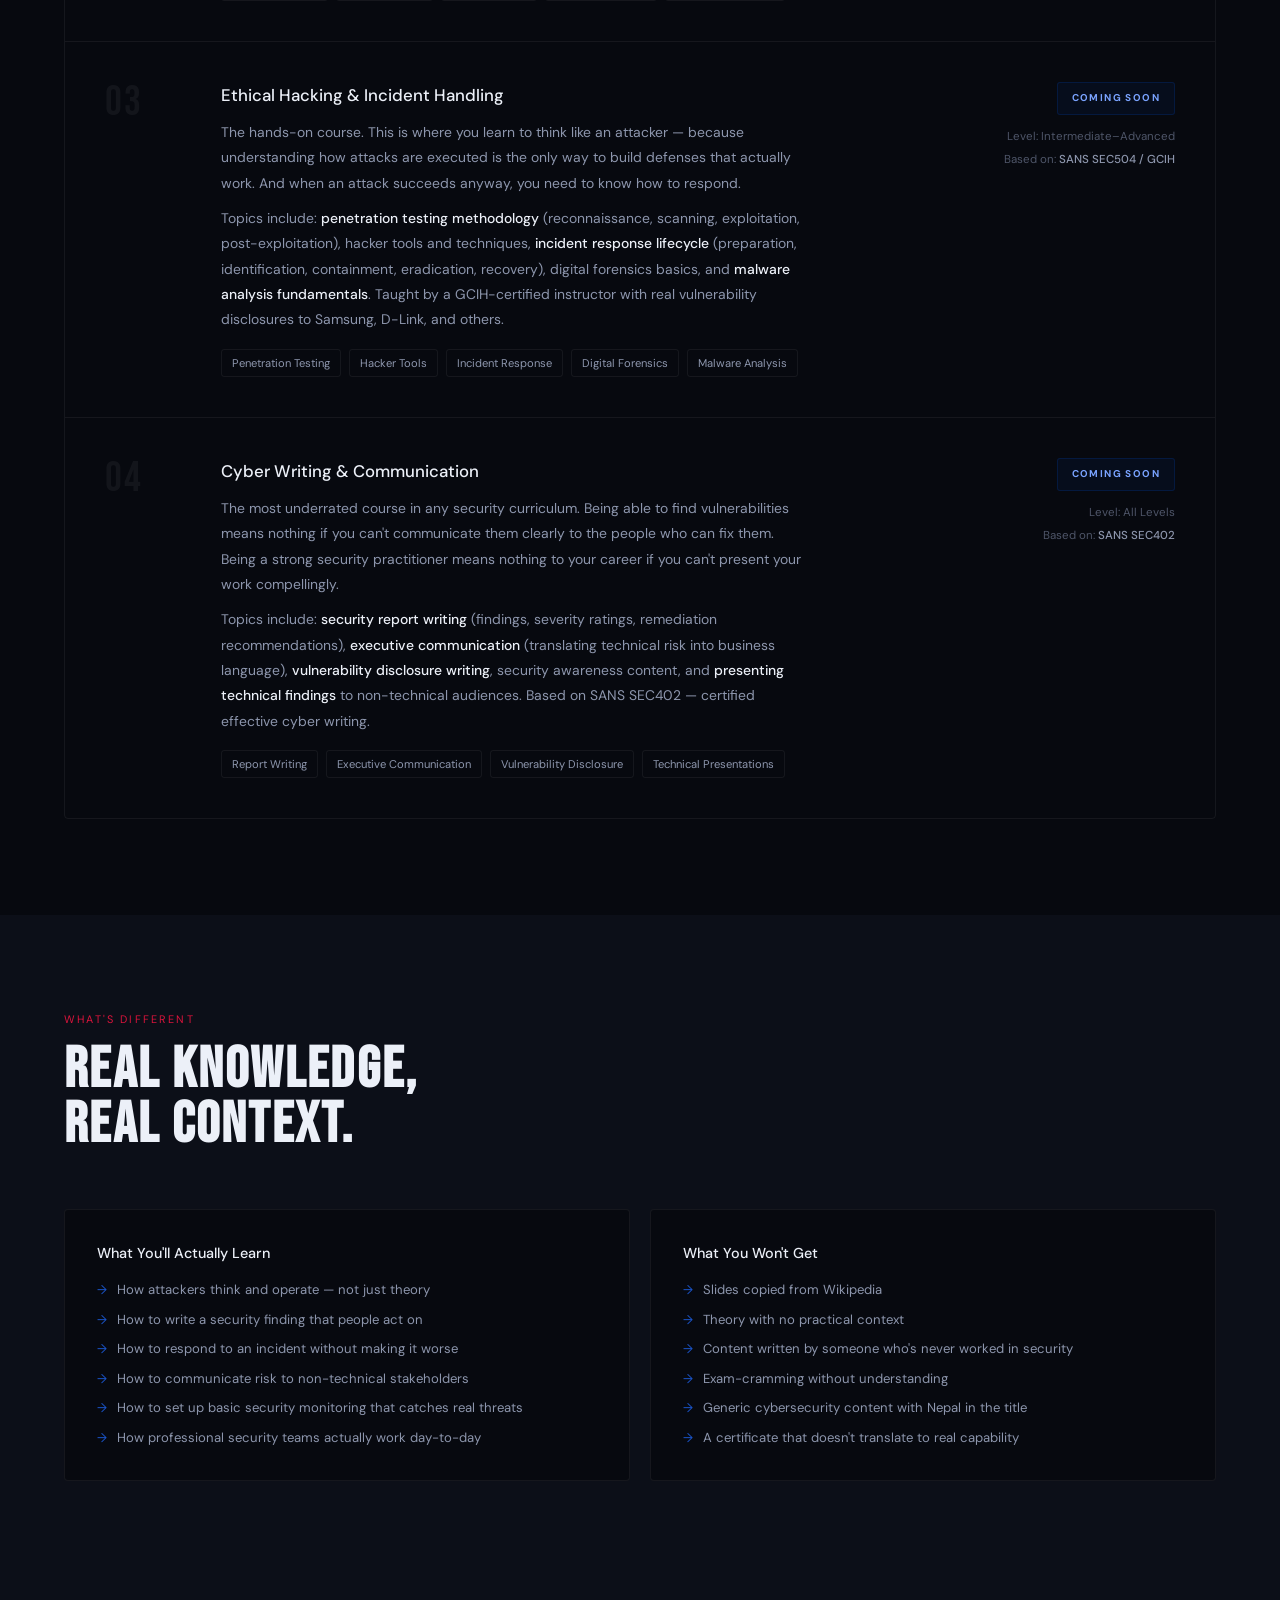
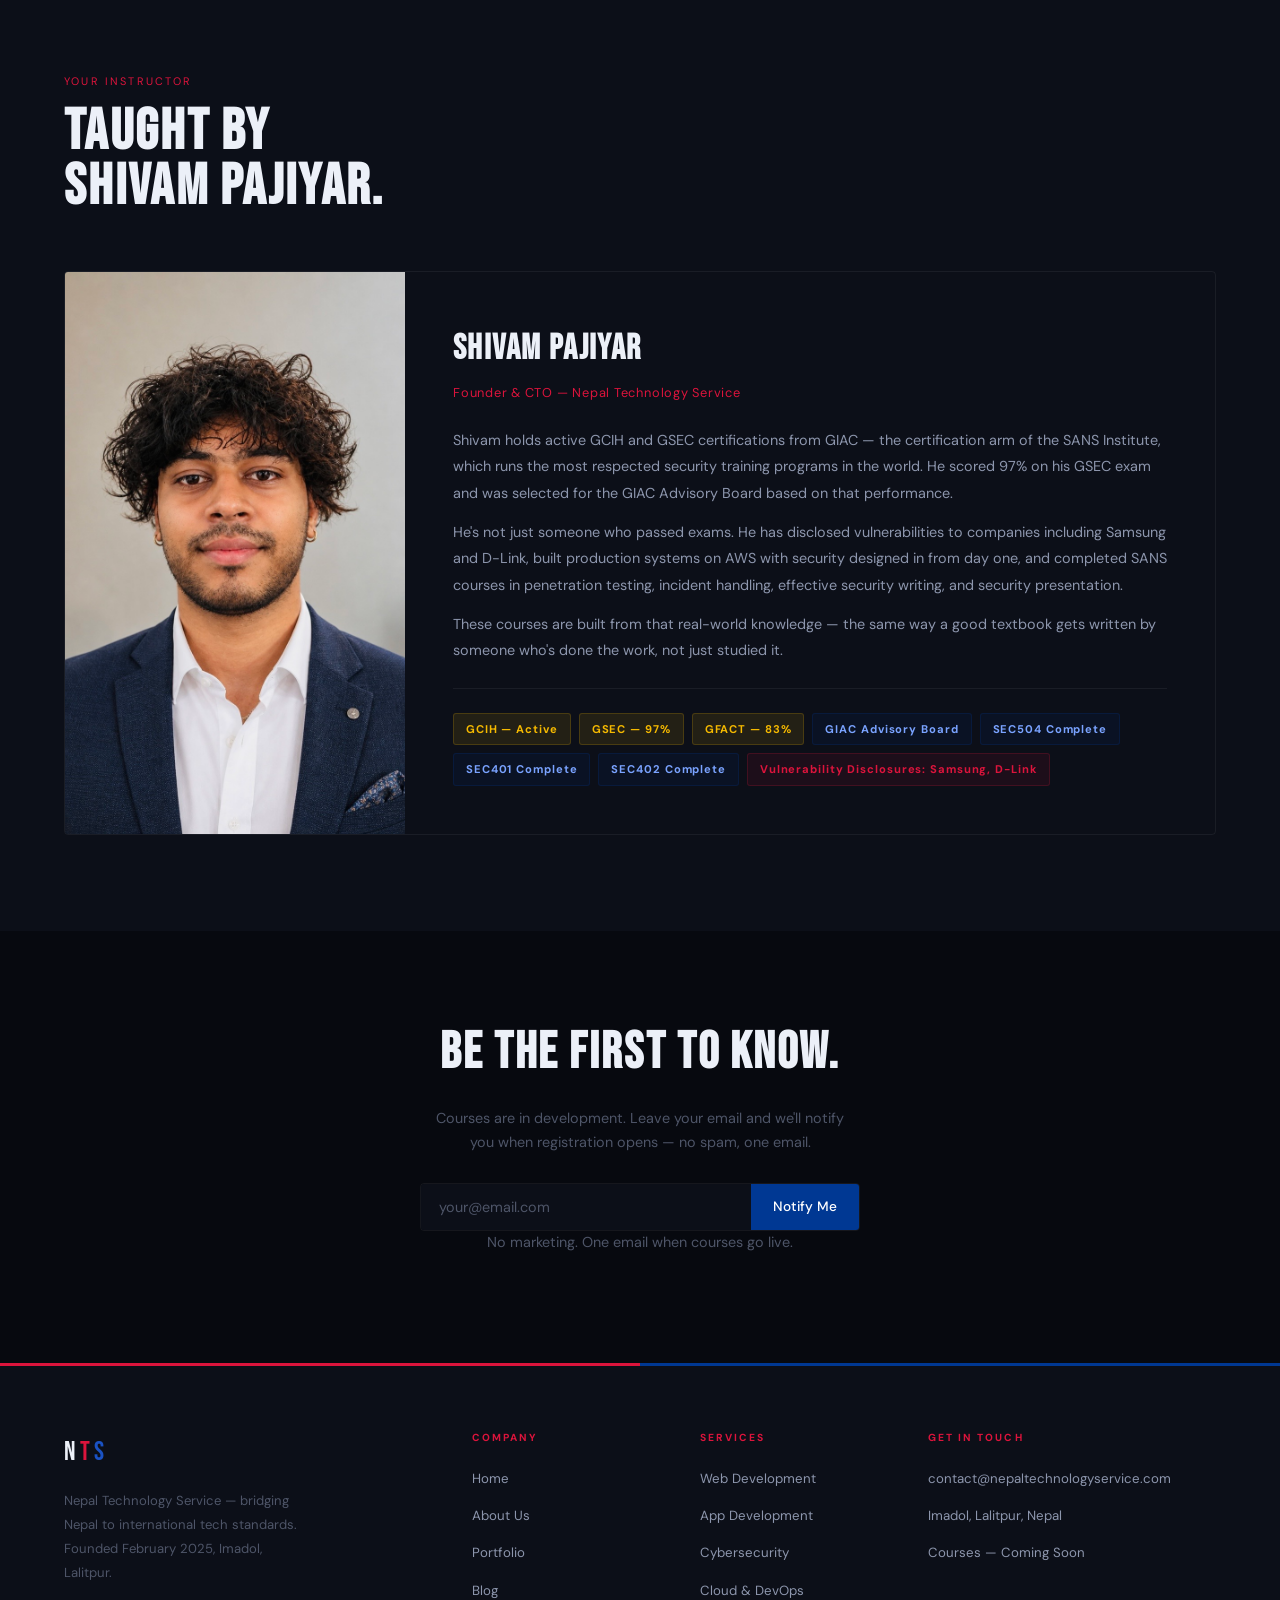
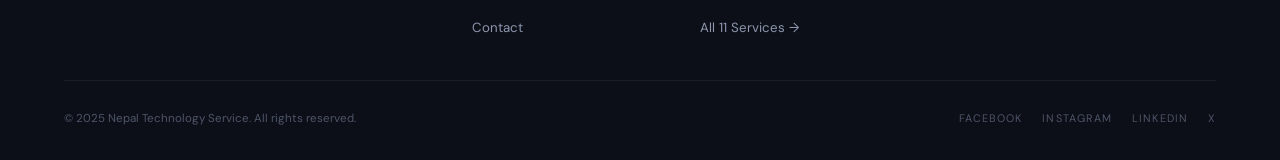
<file: courses.html>
<!DOCTYPE html>
<html lang="en">
<head>
  <meta charset="UTF-8" />
  <meta name="viewport" content="width=device-width, initial-scale=1.0" />
  <title>Courses — Nepal Technology Service</title>
  <meta name="description" content="Real cybersecurity courses from a GCIH-certified practitioner. Coming soon from Nepal Technology Service." />
  <link rel="stylesheet" href="css/style.css" />
  <style>
    /* COURSE LIST */
    .course-list {
      margin-top: 56px;
      border: 1px solid var(--border); border-radius: 4px; overflow: hidden;
    }
    .course-full {
      display: grid; grid-template-columns: 80px 1fr 180px;
      gap: 36px; padding: 40px 40px;
      border-bottom: 1px solid var(--border);
      align-items: start; transition: background 0.25s;
    }
    .course-full:last-child { border-bottom: none; }
    .course-full:hover { background: var(--surface); }
    .course-full-num {
      font-family: 'Bebas Neue', sans-serif;
      font-size: 2.6rem; color: rgba(255,255,255,0.05);
      line-height: 1; letter-spacing: 0.06em;
    }
    .course-full-body h3 { font-size: 1.05rem; font-weight: 500; margin-bottom: 10px; }
    .course-full-body p { font-size: 0.87rem; color: var(--light); line-height: 1.82; max-width: 580px; }
    .course-full-body p + p { margin-top: 10px; }
    .course-full-body p strong { color: var(--white); font-weight: 500; }
    .course-meta-tags {
      display: flex; flex-wrap: wrap; gap: 8px; margin-top: 16px;
    }
    .course-meta-tags span {
      font-size: 0.7rem; color: var(--light);
      border: 1px solid var(--border); padding: 4px 10px; border-radius: 3px;
    }
    .course-full-status { text-align: right; }
    .cs-badge-lg {
      display: inline-block;
      font-size: 0.62rem; font-weight: 700; letter-spacing: 0.14em;
      text-transform: uppercase; padding: 7px 14px; border-radius: 3px;
      background: var(--blue-dim); color: #7AA3FF;
      border: 1px solid rgba(0,56,147,0.3);
      margin-bottom: 12px;
    }
    .course-level {
      font-size: 0.72rem; color: var(--muted); display: block;
      margin-bottom: 4px;
    }
    .course-basis {
      font-size: 0.72rem; color: var(--muted); display: block;
    }
    .course-basis strong { color: var(--light); font-weight: 500; }

    /* WHAT YOU'LL LEARN */
    .learn-grid {
      display: grid; grid-template-columns: 1fr 1fr;
      gap: 20px; margin-top: 56px;
    }
    .learn-card {
      background: var(--black); border: 1px solid var(--border);
      border-radius: 4px; padding: 32px;
      transition: border-color 0.25s;
    }
    .learn-card:hover { border-color: rgba(0,56,147,0.3); }
    .learn-card h4 { font-size: 0.9rem; font-weight: 500; margin-bottom: 14px; }
    .learn-list { display: flex; flex-direction: column; gap: 8px; }
    .learn-item {
      display: flex; gap: 10px; align-items: flex-start;
      font-size: 0.82rem; color: var(--light); line-height: 1.6;
    }
    .learn-item::before {
      content: '→'; color: var(--blue-mid); flex-shrink: 0;
      font-size: 0.8rem; padding-top: 1px;
    }

    /* INSTRUCTOR */
    .instructor-section { background: var(--surface); }
    .instructor-card {
      display: grid; grid-template-columns: 340px 1fr;
      border: 1px solid var(--border); border-radius: 4px;
      overflow: hidden; margin-top: 56px;
    }
    .instructor-photo {
      width: 100%; height: 100%; min-height: 400px;
      object-fit: cover; object-position: center top; display: block;
    }
    .instructor-body { padding: 48px; }
    .instructor-body h3 {
      font-family: 'Bebas Neue', sans-serif;
      font-size: 2.2rem; letter-spacing: 0.04em; margin-bottom: 4px;
    }
    .instructor-role {
      font-size: 0.8rem; color: var(--red); letter-spacing: 0.06em;
      margin-bottom: 24px; display: block;
    }
    .instructor-body p { font-size: 0.9rem; color: var(--light); line-height: 1.85; }
    .instructor-body p + p { margin-top: 12px; }
    .instructor-certs {
      display: flex; flex-wrap: wrap; gap: 8px; margin-top: 24px;
      padding-top: 24px; border-top: 1px solid var(--border);
    }
    .cert-pill {
      font-size: 0.7rem; font-weight: 700; letter-spacing: 0.08em;
      padding: 6px 12px; border-radius: 3px;
    }
    .cert-pill.gold { background: rgba(245,185,0,0.1); color: #F5B900; border: 1px solid rgba(245,185,0,0.18); }
    .cert-pill.blue { background: var(--blue-dim); color: #7AA3FF; border: 1px solid rgba(0,56,147,0.22); }
    .cert-pill.red { background: var(--red-dim); color: var(--red); border: 1px solid rgba(220,20,60,0.2); }

    /* NOTIFY */
    .notify-section { text-align: center; padding: 80px 5vw; }
    .notify-section h3 {
      font-family: 'Bebas Neue', sans-serif;
      font-size: clamp(2rem, 4vw, 3.5rem); letter-spacing: 0.04em; margin-bottom: 12px;
    }
    .notify-section p { font-size: 0.9rem; color: var(--muted); max-width: 420px; margin: 0 auto 28px; }
    .notify-form {
      display: flex; max-width: 440px; margin: 0 auto;
      border: 1px solid var(--border); border-radius: 4px; overflow: hidden;
    }
    .notify-form input {
      flex: 1; background: var(--surface); border: none; outline: none;
      padding: 14px 18px; color: var(--white);
      font-family: 'DM Sans', sans-serif; font-size: 0.9rem;
    }
    .notify-form input::placeholder { color: var(--muted); }
    .notify-form button {
      background: var(--blue); color: #fff; border: none;
      padding: 14px 22px; font-weight: 500; font-size: 0.85rem;
      font-family: 'DM Sans', sans-serif; transition: background 0.2s;
      white-space: nowrap;
    }
    .notify-form button:hover { background: var(--blue-mid); }
    .notify-note { font-size: 0.72rem; color: var(--muted); margin-top: 10px; }

    @media (max-width: 960px) {
      .course-full { grid-template-columns: 1fr; gap: 12px; }
      .course-full-num { font-size: 1.2rem; color: var(--muted); }
      .course-full-status { text-align: left; }
      .instructor-card { grid-template-columns: 1fr; }
      .instructor-photo { min-height: 300px; aspect-ratio: 4/3; height: auto; }
      .instructor-body { padding: 32px 24px; }
      .learn-grid { grid-template-columns: 1fr; }
    }
  </style>
</head>
<body>
<div id="nav-ph"></div>

<div class="page-hero">
  <div class="breadcrumb"><a href="index.html">Home</a> <span>/</span> Courses</div>
  <h1>LEARN FROM<br>SOMEONE WHO<br><span style="color:var(--blue-mid)">DOES THE WORK.</span></h1>
  <p>Four cybersecurity courses built on SANS-standard knowledge — taught by a practitioner with active GCIH and GSEC certifications, not a professor with a textbook. Coming soon.</p>
</div>

<!-- COURSE LIST -->
<section class="section">
  <span class="label">Curriculum</span>
  <h2 class="h2">FOUR COURSES.<br>ZERO FILLER.</h2>
  <div class="course-list">

    <div class="course-full" data-reveal>
      <div class="course-full-num">01</div>
      <div class="course-full-body">
        <h3>Security Fundamentals</h3>
        <p>The starting point for anyone serious about cybersecurity. This course covers the foundational knowledge that every security professional needs to have cold before moving into specialised areas.</p>
        <p>Topics include: <strong>network security fundamentals</strong> (TCP/IP, firewalls, IDS/IPS), <strong>cryptography</strong> (symmetric/asymmetric, PKI, TLS), <strong>access control models</strong>, <strong>identity and authentication</strong>, operating system security, and security policies and governance. Based on the SANS SEC401 course and aligned with the GSEC certification framework.</p>
        <div class="course-meta-tags">
          <span>Network Security</span><span>Cryptography</span><span>Access Control</span>
          <span>Authentication</span><span>Security Policy</span>
        </div>
      </div>
      <div class="course-full-status">
        <span class="cs-badge-lg">Coming Soon</span>
        <span class="course-level">Level: Beginner</span>
        <span class="course-basis">Based on: <strong>SANS SEC401</strong></span>
      </div>
    </div>

    <div class="course-full" data-reveal>
      <div class="course-full-num">02</div>
      <div class="course-full-body">
        <h3>Cybersecurity Essentials</h3>
        <p>A step up from fundamentals — this course covers the operational security knowledge needed to actually work in a security role. How attacks happen, how defenses work, and how to think about risk in a way that leads to real decisions rather than compliance theatre.</p>
        <p>Topics include: <strong>attack lifecycle and threat modelling</strong>, common vulnerability classes (OWASP Top 10, MITRE ATT&CK), <strong>security monitoring and SIEM</strong>, risk management frameworks, and security operations centre (SOC) fundamentals. Aligned with the GFACT certification framework.</p>
        <div class="course-meta-tags">
          <span>Threat Modelling</span><span>OWASP Top 10</span><span>MITRE ATT&CK</span>
          <span>Risk Management</span><span>SOC Fundamentals</span>
        </div>
      </div>
      <div class="course-full-status">
        <span class="cs-badge-lg">Coming Soon</span>
        <span class="course-level">Level: Intermediate</span>
        <span class="course-basis">Based on: <strong>GFACT</strong></span>
      </div>
    </div>

    <div class="course-full" data-reveal>
      <div class="course-full-num">03</div>
      <div class="course-full-body">
        <h3>Ethical Hacking & Incident Handling</h3>
        <p>The hands-on course. This is where you learn to think like an attacker — because understanding how attacks are executed is the only way to build defenses that actually work. And when an attack succeeds anyway, you need to know how to respond.</p>
        <p>Topics include: <strong>penetration testing methodology</strong> (reconnaissance, scanning, exploitation, post-exploitation), hacker tools and techniques, <strong>incident response lifecycle</strong> (preparation, identification, containment, eradication, recovery), digital forensics basics, and <strong>malware analysis fundamentals</strong>. Taught by a GCIH-certified instructor with real vulnerability disclosures to Samsung, D-Link, and others.</p>
        <div class="course-meta-tags">
          <span>Penetration Testing</span><span>Hacker Tools</span><span>Incident Response</span>
          <span>Digital Forensics</span><span>Malware Analysis</span>
        </div>
      </div>
      <div class="course-full-status">
        <span class="cs-badge-lg">Coming Soon</span>
        <span class="course-level">Level: Intermediate–Advanced</span>
        <span class="course-basis">Based on: <strong>SANS SEC504 / GCIH</strong></span>
      </div>
    </div>

    <div class="course-full" data-reveal>
      <div class="course-full-num">04</div>
      <div class="course-full-body">
        <h3>Cyber Writing & Communication</h3>
        <p>The most underrated course in any security curriculum. Being able to find vulnerabilities means nothing if you can't communicate them clearly to the people who can fix them. Being a strong security practitioner means nothing to your career if you can't present your work compellingly.</p>
        <p>Topics include: <strong>security report writing</strong> (findings, severity ratings, remediation recommendations), <strong>executive communication</strong> (translating technical risk into business language), <strong>vulnerability disclosure writing</strong>, security awareness content, and <strong>presenting technical findings</strong> to non-technical audiences. Based on SANS SEC402 — certified effective cyber writing.</p>
        <div class="course-meta-tags">
          <span>Report Writing</span><span>Executive Communication</span>
          <span>Vulnerability Disclosure</span><span>Technical Presentations</span>
        </div>
      </div>
      <div class="course-full-status">
        <span class="cs-badge-lg">Coming Soon</span>
        <span class="course-level">Level: All Levels</span>
        <span class="course-basis">Based on: <strong>SANS SEC402</strong></span>
      </div>
    </div>

  </div>
</section>

<!-- WHAT YOU'LL LEARN -->
<section class="section section-alt">
  <span class="label">What's Different</span>
  <h2 class="h2">REAL KNOWLEDGE,<br>REAL CONTEXT.</h2>
  <div class="learn-grid">
    <div class="learn-card" data-reveal>
      <h4>What You'll Actually Learn</h4>
      <div class="learn-list">
        <div class="learn-item">How attackers think and operate — not just theory</div>
        <div class="learn-item">How to write a security finding that people act on</div>
        <div class="learn-item">How to respond to an incident without making it worse</div>
        <div class="learn-item">How to communicate risk to non-technical stakeholders</div>
        <div class="learn-item">How to set up basic security monitoring that catches real threats</div>
        <div class="learn-item">How professional security teams actually work day-to-day</div>
      </div>
    </div>
    <div class="learn-card" data-reveal>
      <h4>What You Won't Get</h4>
      <div class="learn-list">
        <div class="learn-item">Slides copied from Wikipedia</div>
        <div class="learn-item">Theory with no practical context</div>
        <div class="learn-item">Content written by someone who's never worked in security</div>
        <div class="learn-item">Exam-cramming without understanding</div>
        <div class="learn-item">Generic cybersecurity content with Nepal in the title</div>
        <div class="learn-item">A certificate that doesn't translate to real capability</div>
      </div>
    </div>
  </div>
</section>

<!-- INSTRUCTOR -->
<section class="section instructor-section">
  <span class="label">Your Instructor</span>
  <h2 class="h2">TAUGHT BY<br>SHIVAM PAJIYAR.</h2>
  <div class="instructor-card" data-reveal>
    <img src="images/shivam.jpg" alt="Shivam Pajiyar — GCIH Certified, NTS Founder" class="instructor-photo" />
    <div class="instructor-body">
      <h3>Shivam Pajiyar</h3>
      <span class="instructor-role">Founder & CTO — Nepal Technology Service</span>
      <p>Shivam holds active GCIH and GSEC certifications from GIAC — the certification arm of the SANS Institute, which runs the most respected security training programs in the world. He scored 97% on his GSEC exam and was selected for the GIAC Advisory Board based on that performance.</p>
      <p>He's not just someone who passed exams. He has disclosed vulnerabilities to companies including Samsung and D-Link, built production systems on AWS with security designed in from day one, and completed SANS courses in penetration testing, incident handling, effective security writing, and security presentation.</p>
      <p>These courses are built from that real-world knowledge — the same way a good textbook gets written by someone who's done the work, not just studied it.</p>
      <div class="instructor-certs">
        <span class="cert-pill gold">GCIH — Active</span>
        <span class="cert-pill gold">GSEC — 97%</span>
        <span class="cert-pill gold">GFACT — 83%</span>
        <span class="cert-pill blue">GIAC Advisory Board</span>
        <span class="cert-pill blue">SEC504 Complete</span>
        <span class="cert-pill blue">SEC401 Complete</span>
        <span class="cert-pill blue">SEC402 Complete</span>
        <span class="cert-pill red">Vulnerability Disclosures: Samsung, D-Link</span>
      </div>
    </div>
  </div>
</section>

<!-- NOTIFY -->
<div class="notify-section">
  <h3>BE THE FIRST TO KNOW.</h3>
  <p>Courses are in development. Leave your email and we'll notify you when registration opens — no spam, one email.</p>
  <div class="notify-form">
    <input type="email" placeholder="your@email.com" />
    <button type="button">Notify Me</button>
  </div>
  <p class="notify-note">No marketing. One email when courses go live.</p>
</div>

<div id="footer-ph"></div>
<script src="js/main.js"></script>
</body>
</html>
</file>
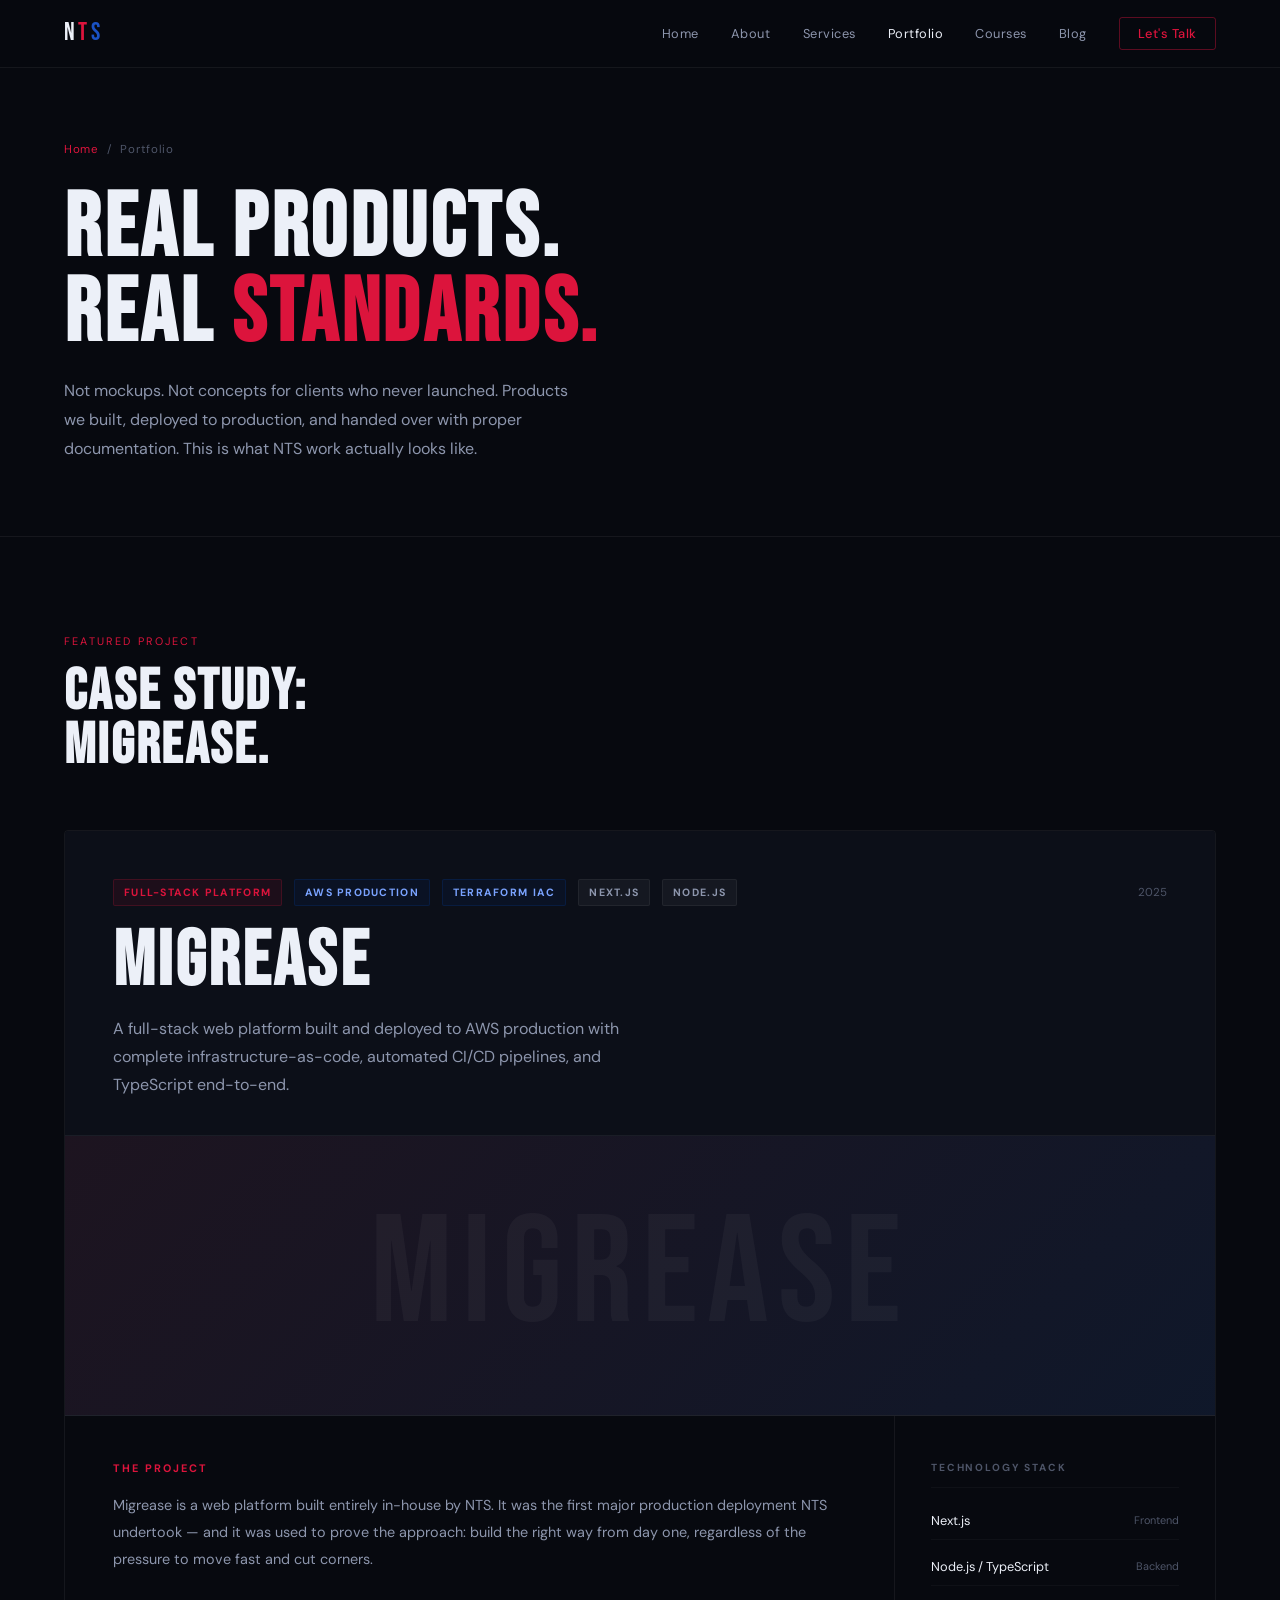
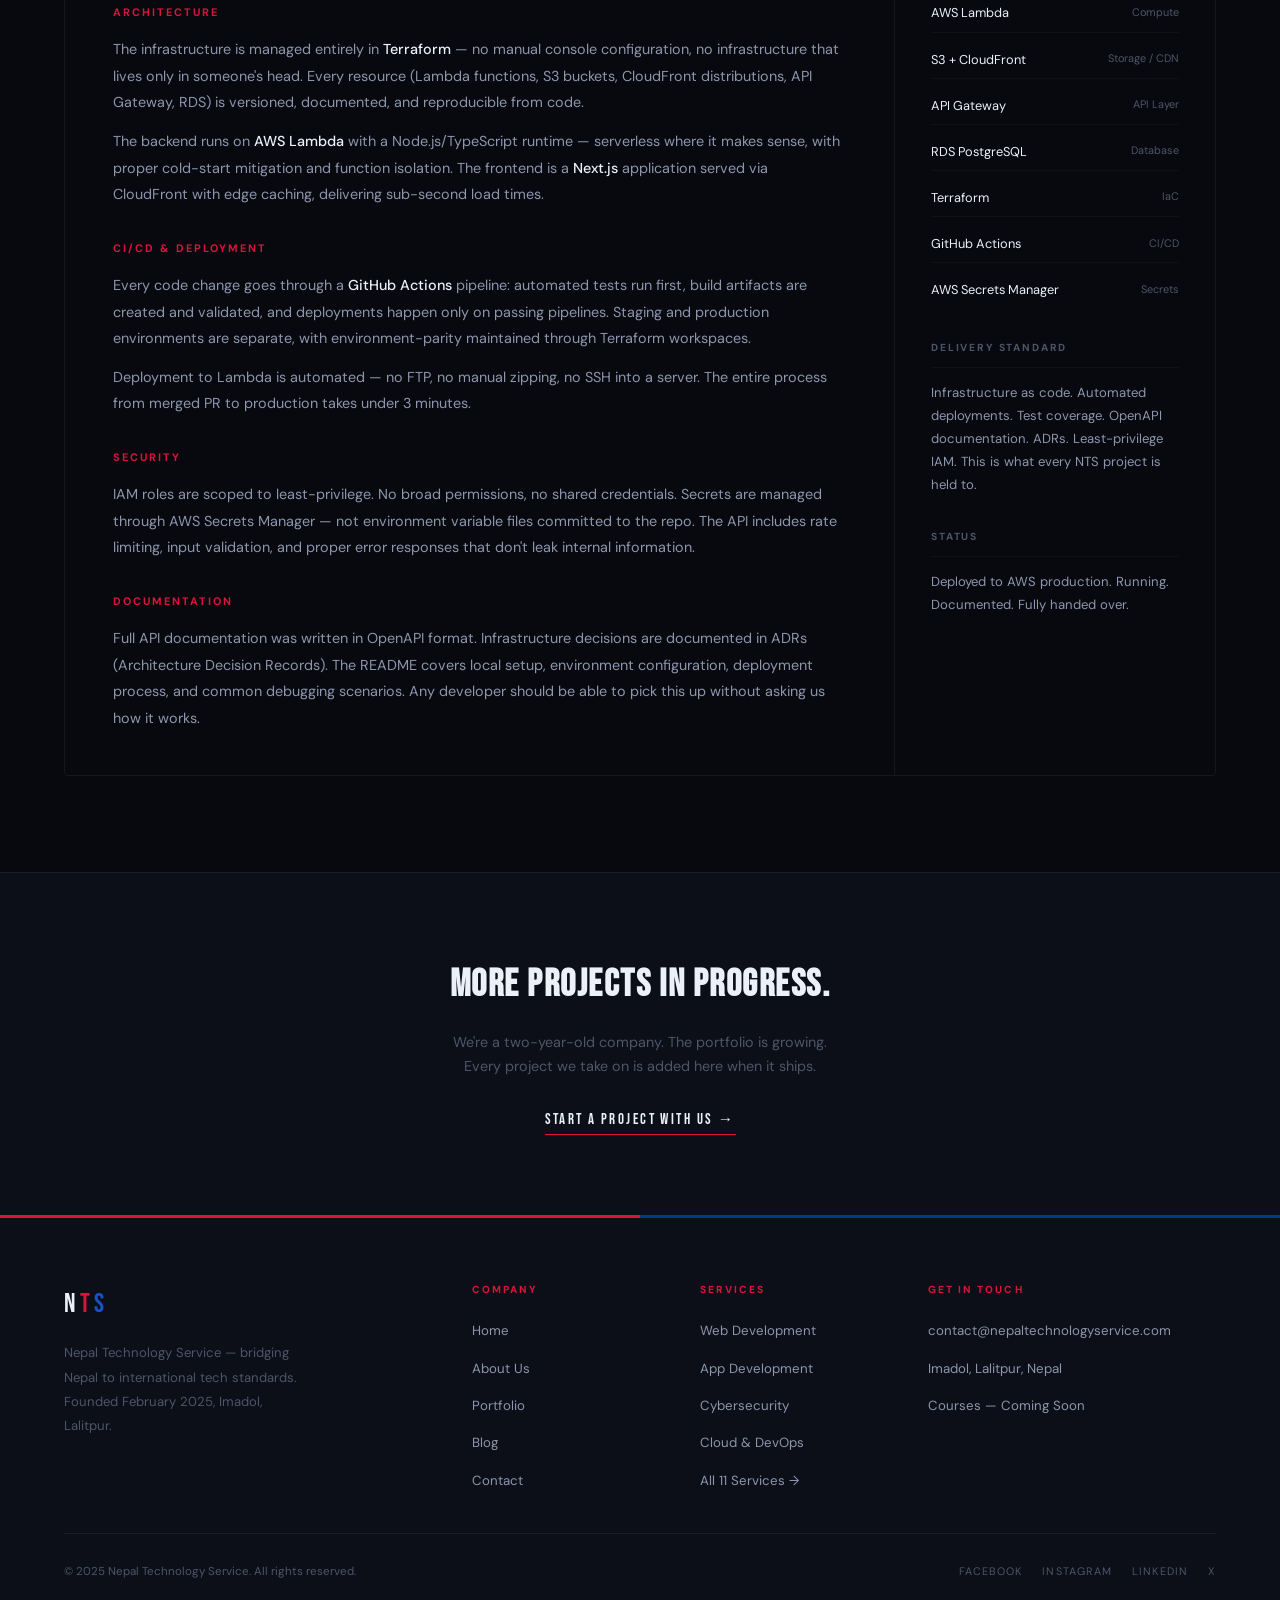
<file: portfolio.html>
<!DOCTYPE html>
<html lang="en">
<head>
  <meta charset="UTF-8" />
  <meta name="viewport" content="width=device-width, initial-scale=1.0" />
  <title>Portfolio — Nepal Technology Service</title>
  <meta name="description" content="Projects built by Nepal Technology Service to production standards — real deliverables, real infrastructure, real results." />
  <link rel="stylesheet" href="css/style.css" />
  <style>
    /* FEATURED CASE STUDY */
    .case-study {
      border: 1px solid var(--border); border-radius: 4px;
      overflow: hidden; margin-top: 56px;
    }
    .case-study-header {
      padding: 48px 48px 0;
      background: var(--surface);
      border-bottom: 1px solid var(--border);
    }
    .case-study-meta {
      display: flex; align-items: center; gap: 12px;
      flex-wrap: wrap; margin-bottom: 20px;
    }
    .case-tag {
      font-size: 0.66rem; font-weight: 700; letter-spacing: 0.12em;
      text-transform: uppercase; padding: 4px 10px; border-radius: 2px;
    }
    .case-tag.red { background: var(--red-dim); color: var(--red); border: 1px solid rgba(220,20,60,0.2); }
    .case-tag.blue { background: var(--blue-dim); color: #7AA3FF; border: 1px solid rgba(0,56,147,0.25); }
    .case-tag.gray { background: rgba(255,255,255,0.04); color: var(--light); border: 1px solid var(--border); }
    .case-year { font-size: 0.72rem; color: var(--muted); margin-left: auto; }
    .case-study-header h2 {
      font-family: 'Bebas Neue', sans-serif;
      font-size: clamp(3rem, 6vw, 5.5rem);
      line-height: 0.95; letter-spacing: 0.04em;
      margin-bottom: 16px;
    }
    .case-study-header .case-tagline {
      font-size: 1rem; color: var(--light); max-width: 560px;
      line-height: 1.75; padding-bottom: 36px;
    }

    .case-visual {
      height: 280px; background: var(--surface2);
      display: flex; align-items: center; justify-content: center;
      position: relative; overflow: hidden;
      border-bottom: 1px solid var(--border);
    }
    .case-visual-bg {
      position: absolute; inset: 0;
      background: linear-gradient(135deg,
        rgba(220,20,60,0.06) 0%,
        rgba(0,56,147,0.1) 100%
      );
    }
    .case-visual-name {
      font-family: 'Bebas Neue', sans-serif;
      font-size: clamp(5rem, 12vw, 10rem);
      letter-spacing: 0.06em; color: rgba(255,255,255,0.04);
      position: relative; z-index: 1; line-height: 1;
    }

    .case-body {
      display: grid; grid-template-columns: 1fr 320px;
      gap: 0; background: var(--black);
    }
    .case-content { padding: 44px 48px; border-right: 1px solid var(--border); }
    .case-content h3 {
      font-size: 0.68rem; letter-spacing: 0.18em; text-transform: uppercase;
      color: var(--red); margin-bottom: 14px; margin-top: 32px;
    }
    .case-content h3:first-child { margin-top: 0; }
    .case-content p { font-size: 0.9rem; color: var(--light); line-height: 1.85; }
    .case-content p + p { margin-top: 12px; }
    .case-content p strong { color: var(--white); font-weight: 500; }

    .case-sidebar { padding: 44px 36px; }
    .case-sidebar-block { margin-bottom: 32px; }
    .case-sidebar-block:last-child { margin-bottom: 0; }
    .case-sidebar-block h4 {
      font-size: 0.64rem; letter-spacing: 0.18em; text-transform: uppercase;
      color: var(--muted); margin-bottom: 14px; padding-bottom: 10px;
      border-bottom: 1px solid var(--border2);
    }
    .case-sidebar-block p { font-size: 0.82rem; color: var(--light); line-height: 1.75; }
    .tech-list { display: flex; flex-direction: column; gap: 8px; }
    .tech-row {
      display: flex; justify-content: space-between; align-items: center;
      font-size: 0.8rem; padding: 8px 0;
      border-bottom: 1px solid var(--border2);
    }
    .tech-row:last-child { border-bottom: none; }
    .tech-name { color: var(--white); }
    .tech-cat { font-size: 0.68rem; color: var(--muted); }

    /* MORE COMING */
    .coming-section {
      background: var(--surface);
      border-top: 1px solid var(--border);
      padding: 80px 5vw; text-align: center;
    }
    .coming-section h3 {
      font-family: 'Bebas Neue', sans-serif;
      font-size: clamp(1.8rem, 3vw, 2.8rem); letter-spacing: 0.04em;
      margin-bottom: 14px;
    }
    .coming-section p { font-size: 0.9rem; color: var(--muted); max-width: 400px; margin: 0 auto 28px; }

    @media (max-width: 960px) {
      .case-study-header { padding: 32px 24px 0; }
      .case-body { grid-template-columns: 1fr; }
      .case-content { padding: 32px 24px; border-right: none; border-bottom: 1px solid var(--border); }
      .case-sidebar { padding: 28px 24px; }
    }
  </style>
</head>
<body>
<div id="nav-ph"></div>

<div class="page-hero">
  <div class="breadcrumb"><a href="index.html">Home</a> <span>/</span> Portfolio</div>
  <h1>REAL PRODUCTS.<br>REAL <span style="color:var(--red)">STANDARDS.</span></h1>
  <p>Not mockups. Not concepts for clients who never launched. Products we built, deployed to production, and handed over with proper documentation. This is what NTS work actually looks like.</p>
</div>

<!-- MIGREASE CASE STUDY -->
<section class="section">
  <span class="label">Featured Project</span>
  <h2 class="h2">CASE STUDY:<br>MIGREASE.</h2>

  <div class="case-study" data-reveal>
    <div class="case-study-header">
      <div class="case-study-meta">
        <span class="case-tag red">Full-Stack Platform</span>
        <span class="case-tag blue">AWS Production</span>
        <span class="case-tag blue">Terraform IaC</span>
        <span class="case-tag gray">Next.js</span>
        <span class="case-tag gray">Node.js</span>
        <span class="case-year">2025</span>
      </div>
      <h2>MIGREASE</h2>
      <p class="case-tagline">A full-stack web platform built and deployed to AWS production with complete infrastructure-as-code, automated CI/CD pipelines, and TypeScript end-to-end.</p>
    </div>

    <div class="case-visual">
      <div class="case-visual-bg"></div>
      <div class="case-visual-name">MIGREASE</div>
    </div>

    <div class="case-body">
      <div class="case-content">
        <h3>The Project</h3>
        <p>Migrease is a web platform built entirely in-house by NTS. It was the first major production deployment NTS undertook — and it was used to prove the approach: build the right way from day one, regardless of the pressure to move fast and cut corners.</p>

        <h3>Architecture</h3>
        <p>The infrastructure is managed entirely in <strong>Terraform</strong> — no manual console configuration, no infrastructure that lives only in someone's head. Every resource (Lambda functions, S3 buckets, CloudFront distributions, API Gateway, RDS) is versioned, documented, and reproducible from code.</p>
        <p>The backend runs on <strong>AWS Lambda</strong> with a Node.js/TypeScript runtime — serverless where it makes sense, with proper cold-start mitigation and function isolation. The frontend is a <strong>Next.js</strong> application served via CloudFront with edge caching, delivering sub-second load times.</p>

        <h3>CI/CD & Deployment</h3>
        <p>Every code change goes through a <strong>GitHub Actions</strong> pipeline: automated tests run first, build artifacts are created and validated, and deployments happen only on passing pipelines. Staging and production environments are separate, with environment-parity maintained through Terraform workspaces.</p>
        <p>Deployment to Lambda is automated — no FTP, no manual zipping, no SSH into a server. The entire process from merged PR to production takes under 3 minutes.</p>

        <h3>Security</h3>
        <p>IAM roles are scoped to least-privilege. No broad permissions, no shared credentials. Secrets are managed through AWS Secrets Manager — not environment variable files committed to the repo. The API includes rate limiting, input validation, and proper error responses that don't leak internal information.</p>

        <h3>Documentation</h3>
        <p>Full API documentation was written in OpenAPI format. Infrastructure decisions are documented in ADRs (Architecture Decision Records). The README covers local setup, environment configuration, deployment process, and common debugging scenarios. Any developer should be able to pick this up without asking us how it works.</p>
      </div>

      <div class="case-sidebar">
        <div class="case-sidebar-block">
          <h4>Technology Stack</h4>
          <div class="tech-list">
            <div class="tech-row"><span class="tech-name">Next.js</span><span class="tech-cat">Frontend</span></div>
            <div class="tech-row"><span class="tech-name">Node.js / TypeScript</span><span class="tech-cat">Backend</span></div>
            <div class="tech-row"><span class="tech-name">AWS Lambda</span><span class="tech-cat">Compute</span></div>
            <div class="tech-row"><span class="tech-name">S3 + CloudFront</span><span class="tech-cat">Storage / CDN</span></div>
            <div class="tech-row"><span class="tech-name">API Gateway</span><span class="tech-cat">API Layer</span></div>
            <div class="tech-row"><span class="tech-name">RDS PostgreSQL</span><span class="tech-cat">Database</span></div>
            <div class="tech-row"><span class="tech-name">Terraform</span><span class="tech-cat">IaC</span></div>
            <div class="tech-row"><span class="tech-name">GitHub Actions</span><span class="tech-cat">CI/CD</span></div>
            <div class="tech-row"><span class="tech-name">AWS Secrets Manager</span><span class="tech-cat">Secrets</span></div>
          </div>
        </div>
        <div class="case-sidebar-block">
          <h4>Delivery Standard</h4>
          <p>Infrastructure as code. Automated deployments. Test coverage. OpenAPI documentation. ADRs. Least-privilege IAM. This is what every NTS project is held to.</p>
        </div>
        <div class="case-sidebar-block">
          <h4>Status</h4>
          <p>Deployed to AWS production. Running. Documented. Fully handed over.</p>
        </div>
      </div>
    </div>
  </div>
</section>

<!-- MORE COMING -->
<div class="coming-section">
  <h3>MORE PROJECTS IN PROGRESS.</h3>
  <p>We're a two-year-old company. The portfolio is growing. Every project we take on is added here when it ships.</p>
  <a href="contact.html" style="display:inline-flex;align-items:center;gap:12px;font-family:'Bebas Neue',sans-serif;font-size:0.95rem;letter-spacing:0.16em;color:var(--white);border-bottom:1px solid var(--red);padding-bottom:2px;">Start a project with us →</a>
</div>

<div id="footer-ph"></div>
<script src="js/main.js"></script>
</body>
</html>
</file>
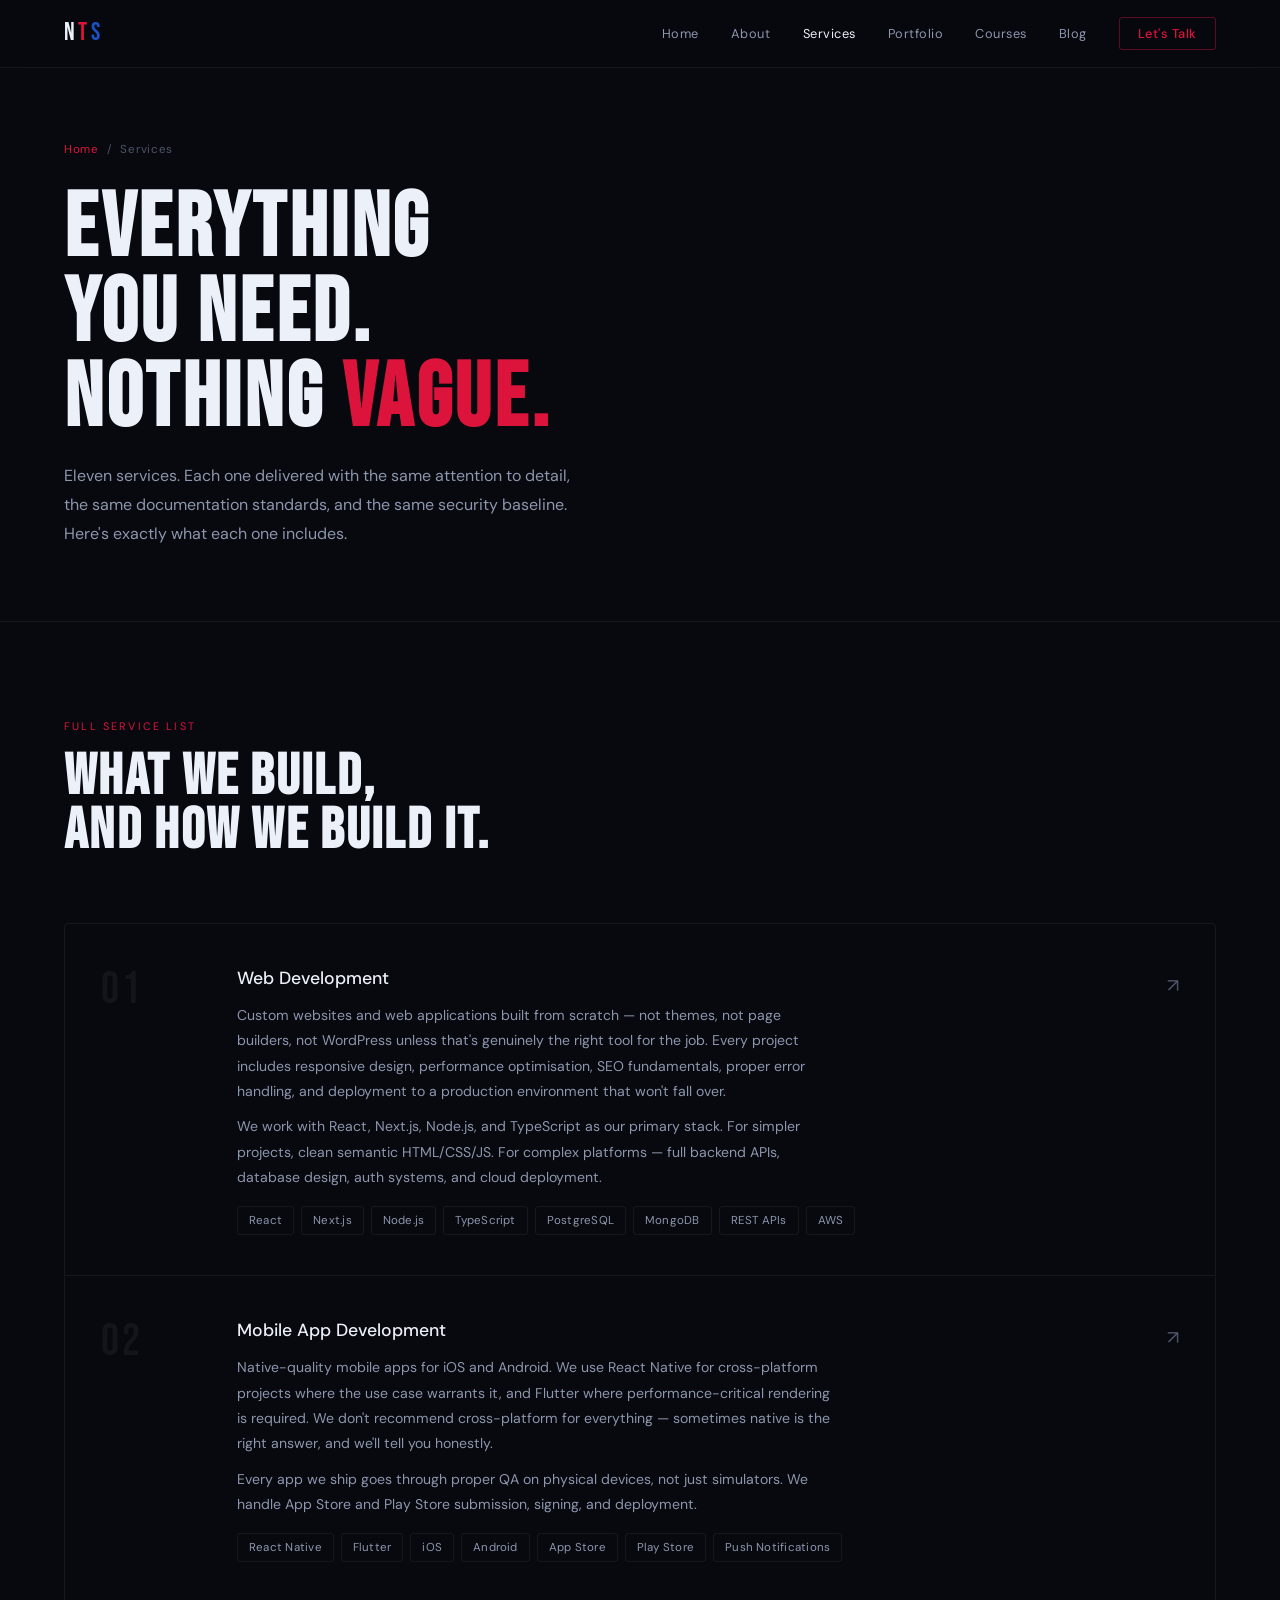
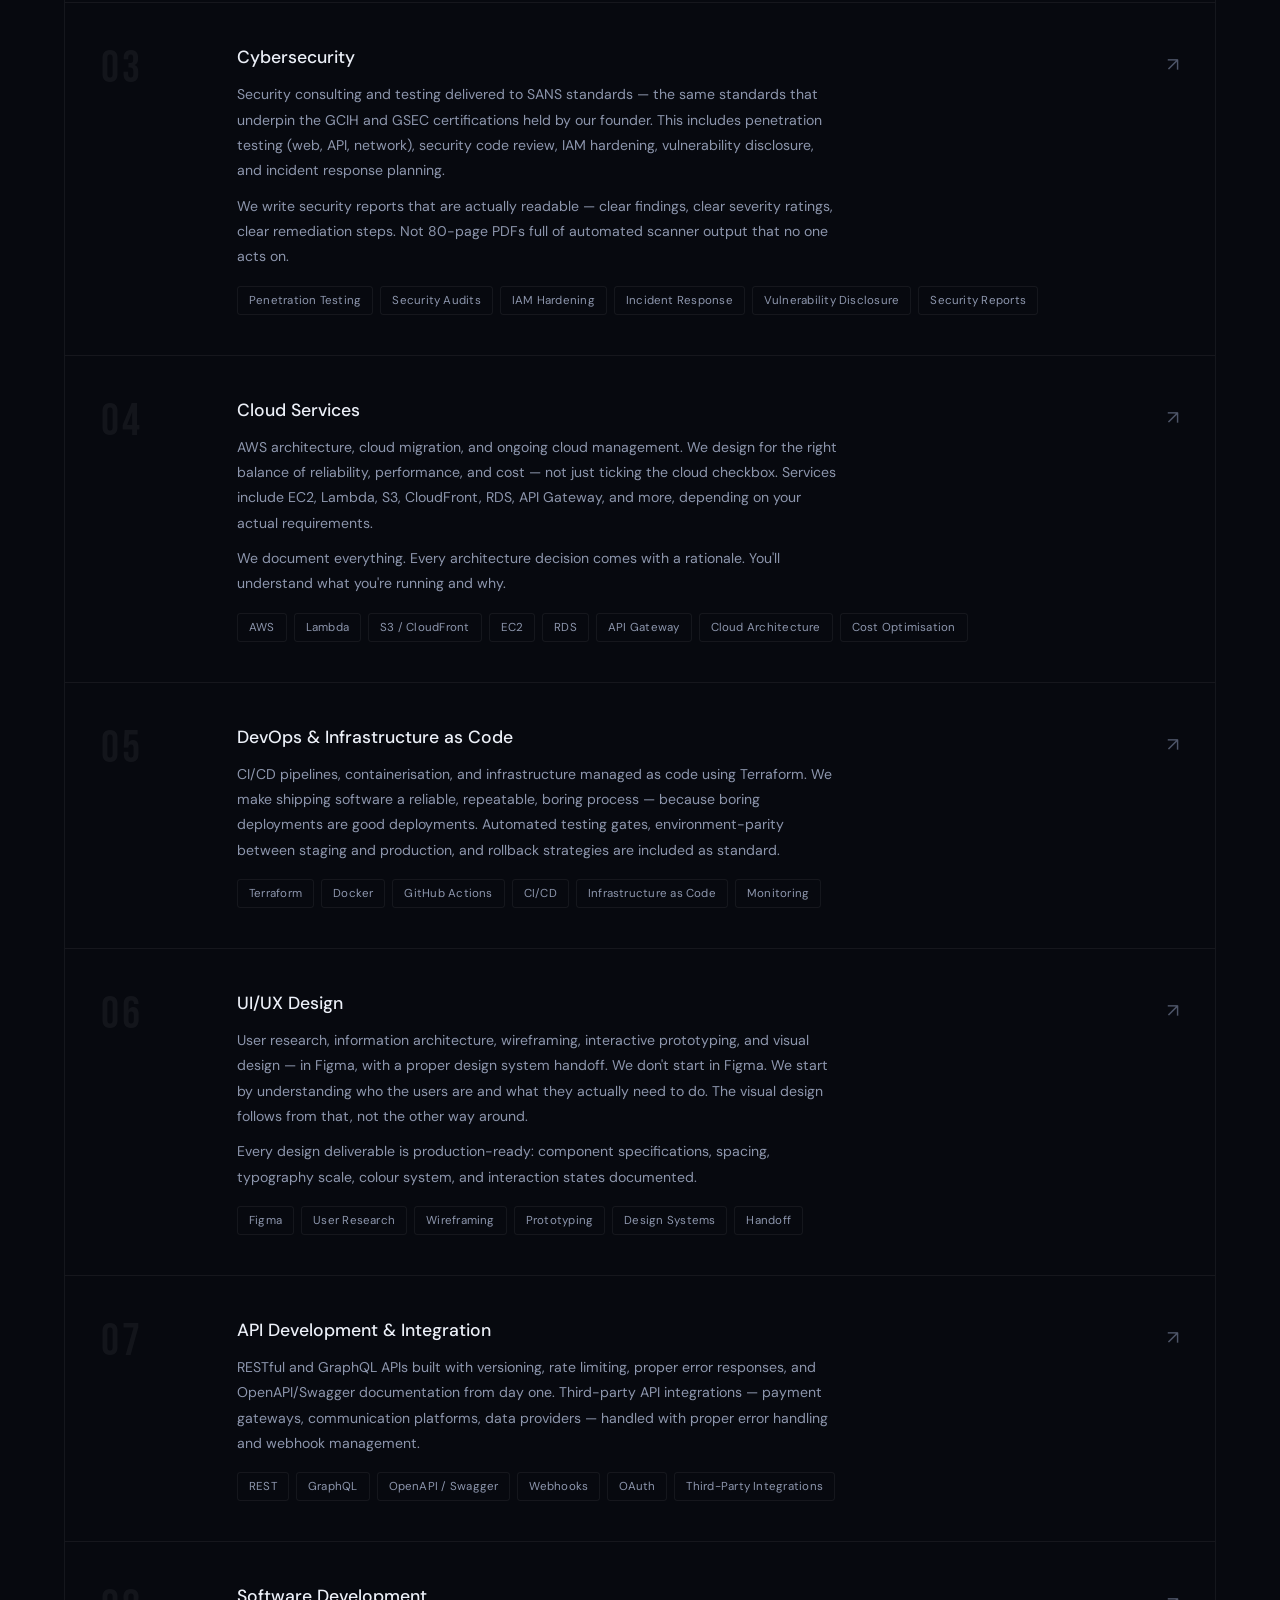
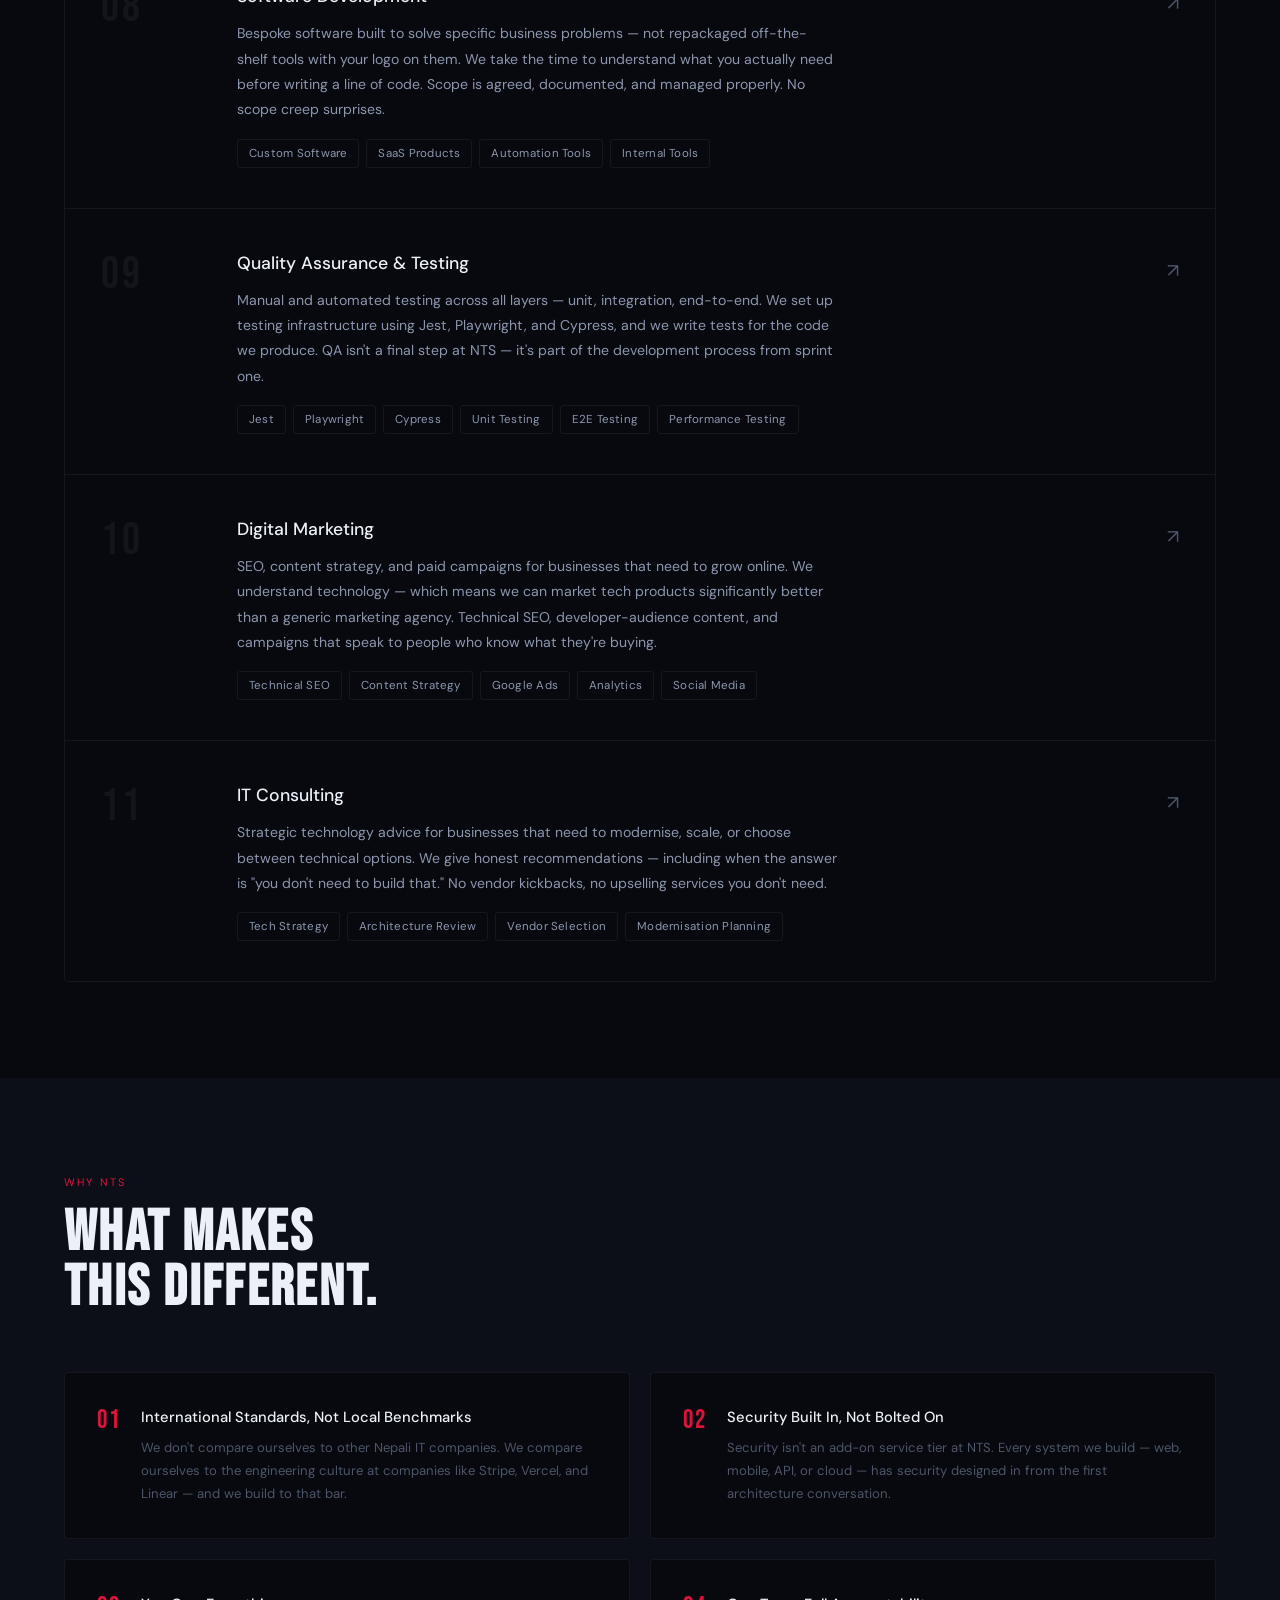
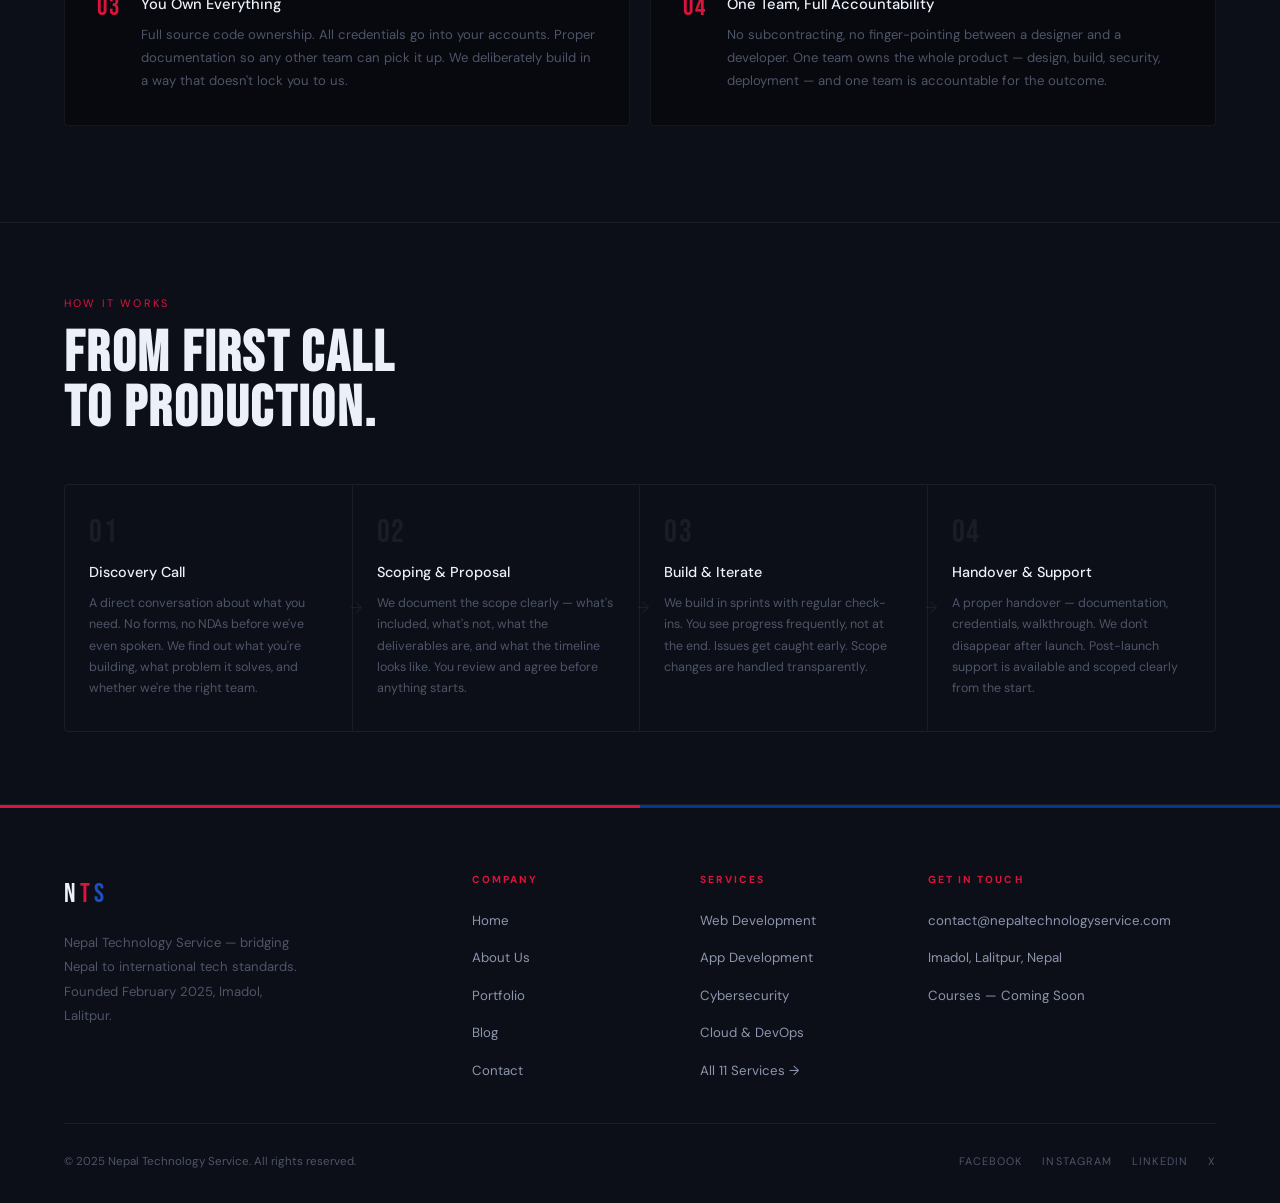
<file: services.html>
<!DOCTYPE html>
<html lang="en">
<head>
  <meta charset="UTF-8" />
  <meta name="viewport" content="width=device-width, initial-scale=1.0" />
  <title>Services — Nepal Technology Service</title>
  <meta name="description" content="Full-stack IT services from Nepal — web development, mobile apps, cybersecurity, cloud, DevOps, UI/UX and more. International standards, every time." />
  <link rel="stylesheet" href="css/style.css" />
  <style>
    /* SERVICES LIST */
    .svc-list {
      margin-top: 64px;
      border: 1px solid var(--border); border-radius: 4px; overflow: hidden;
    }
    .svc-full {
      display: grid; grid-template-columns: 100px 1fr auto;
      gap: 36px; padding: 40px 36px;
      border-bottom: 1px solid var(--border);
      transition: background 0.25s; align-items: start;
      position: relative;
    }
    .svc-full::before {
      content: ''; position: absolute;
      left: 0; top: 0; bottom: 0; width: 3px;
      background: linear-gradient(180deg, var(--red), var(--blue));
      transform: scaleY(0); transform-origin: top; transition: transform 0.4s;
    }
    .svc-full:hover { background: var(--surface); }
    .svc-full:hover::before { transform: scaleY(1); }
    .svc-full:last-child { border-bottom: none; }
    .svc-full-num {
      font-family: 'Bebas Neue', sans-serif;
      font-size: 2.8rem; color: rgba(255,255,255,0.05);
      letter-spacing: 0.06em; line-height: 1; padding-top: 4px;
    }
    .svc-full-body h3 {
      font-size: 1.1rem; font-weight: 500; margin-bottom: 10px;
    }
    .svc-full-body p { font-size: 0.88rem; color: var(--light); line-height: 1.8; max-width: 600px; }
    .svc-full-body p + p { margin-top: 10px; }
    .svc-full-tags {
      display: flex; flex-wrap: wrap; gap: 7px; margin-top: 16px;
    }
    .svc-full-tags span {
      font-size: 0.72rem; color: var(--light);
      border: 1px solid var(--border); padding: 4px 11px;
      border-radius: 3px; letter-spacing: 0.02em;
    }
    .svc-full-arrow {
      font-size: 1.2rem; color: var(--muted);
      padding-top: 6px; transition: color 0.2s, transform 0.2s;
      flex-shrink: 0;
    }
    .svc-full:hover .svc-full-arrow { color: var(--red); transform: translate(4px,-4px); }

    /* WHY SECTION */
    .why-layout {
      display: grid; grid-template-columns: 1fr 1fr;
      gap: 20px; margin-top: 56px;
    }
    .why-item {
      background: var(--black); border: 1px solid var(--border);
      border-radius: 4px; padding: 32px;
      display: flex; gap: 20px; align-items: flex-start;
      transition: border-color 0.25s;
    }
    .why-item:hover { border-color: rgba(220,20,60,0.25); }
    .why-num {
      font-family: 'Bebas Neue', sans-serif;
      font-size: 1.6rem; color: var(--red); letter-spacing: 0.08em;
      flex-shrink: 0; line-height: 1; padding-top: 3px;
    }
    .why-item h4 { font-size: 0.92rem; font-weight: 500; margin-bottom: 8px; }
    .why-item p { font-size: 0.82rem; color: var(--muted); line-height: 1.75; }

    /* DELIVERY */
    .delivery-strip {
      background: var(--surface);
      border-top: 1px solid var(--border);
      border-bottom: 1px solid var(--border);
      padding: 72px 5vw;
    }
    .delivery-grid {
      display: grid; grid-template-columns: repeat(4,1fr);
      gap: 0; border: 1px solid var(--border);
      border-radius: 4px; overflow: hidden; margin-top: 48px;
    }
    .delivery-step {
      padding: 32px 24px;
      border-right: 1px solid var(--border);
      position: relative;
    }
    .delivery-step:last-child { border-right: none; }
    .delivery-step::after {
      content: '→';
      position: absolute; right: -10px; top: 50%;
      transform: translateY(-50%);
      color: var(--border); font-size: 1rem; z-index: 1;
    }
    .delivery-step:last-child::after { display: none; }
    .delivery-step-num {
      font-family: 'Bebas Neue', sans-serif;
      font-size: 2rem; color: rgba(255,255,255,0.06);
      line-height: 1; margin-bottom: 12px; letter-spacing: 0.06em;
    }
    .delivery-step h4 { font-size: 0.9rem; font-weight: 500; margin-bottom: 8px; }
    .delivery-step p { font-size: 0.78rem; color: var(--muted); line-height: 1.7; }

    @media (max-width: 960px) {
      .svc-full { grid-template-columns: 1fr; gap: 10px; }
      .svc-full-num { font-size: 1.2rem; color: var(--muted); }
      .svc-full-arrow { display: none; }
      .why-layout { grid-template-columns: 1fr; }
      .delivery-grid { grid-template-columns: 1fr 1fr; }
      .delivery-step::after { display: none; }
      .delivery-step { border-bottom: 1px solid var(--border); }
    }
    @media (max-width: 600px) {
      .delivery-grid { grid-template-columns: 1fr; }
    }
  </style>
</head>
<body>
<div id="nav-ph"></div>

<div class="page-hero">
  <div class="breadcrumb"><a href="index.html">Home</a> <span>/</span> Services</div>
  <h1>EVERYTHING<br>YOU NEED.<br>NOTHING <span style="color:var(--red)">VAGUE.</span></h1>
  <p>Eleven services. Each one delivered with the same attention to detail, the same documentation standards, and the same security baseline. Here's exactly what each one includes.</p>
</div>

<!-- SERVICES LIST -->
<section class="section">
  <span class="label">Full Service List</span>
  <h2 class="h2">WHAT WE BUILD,<br>AND HOW WE BUILD IT.</h2>
  <div class="svc-list">

    <div class="svc-full" data-reveal>
      <div class="svc-full-num">01</div>
      <div class="svc-full-body">
        <h3>Web Development</h3>
        <p>Custom websites and web applications built from scratch — not themes, not page builders, not WordPress unless that's genuinely the right tool for the job. Every project includes responsive design, performance optimisation, SEO fundamentals, proper error handling, and deployment to a production environment that won't fall over.</p>
        <p>We work with React, Next.js, Node.js, and TypeScript as our primary stack. For simpler projects, clean semantic HTML/CSS/JS. For complex platforms — full backend APIs, database design, auth systems, and cloud deployment.</p>
        <div class="svc-full-tags">
          <span>React</span><span>Next.js</span><span>Node.js</span><span>TypeScript</span>
          <span>PostgreSQL</span><span>MongoDB</span><span>REST APIs</span><span>AWS</span>
        </div>
      </div>
      <div class="svc-full-arrow">↗</div>
    </div>

    <div class="svc-full" data-reveal>
      <div class="svc-full-num">02</div>
      <div class="svc-full-body">
        <h3>Mobile App Development</h3>
        <p>Native-quality mobile apps for iOS and Android. We use React Native for cross-platform projects where the use case warrants it, and Flutter where performance-critical rendering is required. We don't recommend cross-platform for everything — sometimes native is the right answer, and we'll tell you honestly.</p>
        <p>Every app we ship goes through proper QA on physical devices, not just simulators. We handle App Store and Play Store submission, signing, and deployment.</p>
        <div class="svc-full-tags">
          <span>React Native</span><span>Flutter</span><span>iOS</span><span>Android</span>
          <span>App Store</span><span>Play Store</span><span>Push Notifications</span>
        </div>
      </div>
      <div class="svc-full-arrow">↗</div>
    </div>

    <div class="svc-full" data-reveal>
      <div class="svc-full-num">03</div>
      <div class="svc-full-body">
        <h3>Cybersecurity</h3>
        <p>Security consulting and testing delivered to SANS standards — the same standards that underpin the GCIH and GSEC certifications held by our founder. This includes penetration testing (web, API, network), security code review, IAM hardening, vulnerability disclosure, and incident response planning.</p>
        <p>We write security reports that are actually readable — clear findings, clear severity ratings, clear remediation steps. Not 80-page PDFs full of automated scanner output that no one acts on.</p>
        <div class="svc-full-tags">
          <span>Penetration Testing</span><span>Security Audits</span><span>IAM Hardening</span>
          <span>Incident Response</span><span>Vulnerability Disclosure</span><span>Security Reports</span>
        </div>
      </div>
      <div class="svc-full-arrow">↗</div>
    </div>

    <div class="svc-full" data-reveal>
      <div class="svc-full-num">04</div>
      <div class="svc-full-body">
        <h3>Cloud Services</h3>
        <p>AWS architecture, cloud migration, and ongoing cloud management. We design for the right balance of reliability, performance, and cost — not just ticking the cloud checkbox. Services include EC2, Lambda, S3, CloudFront, RDS, API Gateway, and more, depending on your actual requirements.</p>
        <p>We document everything. Every architecture decision comes with a rationale. You'll understand what you're running and why.</p>
        <div class="svc-full-tags">
          <span>AWS</span><span>Lambda</span><span>S3 / CloudFront</span><span>EC2</span>
          <span>RDS</span><span>API Gateway</span><span>Cloud Architecture</span><span>Cost Optimisation</span>
        </div>
      </div>
      <div class="svc-full-arrow">↗</div>
    </div>

    <div class="svc-full" data-reveal>
      <div class="svc-full-num">05</div>
      <div class="svc-full-body">
        <h3>DevOps & Infrastructure as Code</h3>
        <p>CI/CD pipelines, containerisation, and infrastructure managed as code using Terraform. We make shipping software a reliable, repeatable, boring process — because boring deployments are good deployments. Automated testing gates, environment-parity between staging and production, and rollback strategies are included as standard.</p>
        <div class="svc-full-tags">
          <span>Terraform</span><span>Docker</span><span>GitHub Actions</span>
          <span>CI/CD</span><span>Infrastructure as Code</span><span>Monitoring</span>
        </div>
      </div>
      <div class="svc-full-arrow">↗</div>
    </div>

    <div class="svc-full" data-reveal>
      <div class="svc-full-num">06</div>
      <div class="svc-full-body">
        <h3>UI/UX Design</h3>
        <p>User research, information architecture, wireframing, interactive prototyping, and visual design — in Figma, with a proper design system handoff. We don't start in Figma. We start by understanding who the users are and what they actually need to do. The visual design follows from that, not the other way around.</p>
        <p>Every design deliverable is production-ready: component specifications, spacing, typography scale, colour system, and interaction states documented.</p>
        <div class="svc-full-tags">
          <span>Figma</span><span>User Research</span><span>Wireframing</span>
          <span>Prototyping</span><span>Design Systems</span><span>Handoff</span>
        </div>
      </div>
      <div class="svc-full-arrow">↗</div>
    </div>

    <div class="svc-full" data-reveal>
      <div class="svc-full-num">07</div>
      <div class="svc-full-body">
        <h3>API Development & Integration</h3>
        <p>RESTful and GraphQL APIs built with versioning, rate limiting, proper error responses, and OpenAPI/Swagger documentation from day one. Third-party API integrations — payment gateways, communication platforms, data providers — handled with proper error handling and webhook management.</p>
        <div class="svc-full-tags">
          <span>REST</span><span>GraphQL</span><span>OpenAPI / Swagger</span>
          <span>Webhooks</span><span>OAuth</span><span>Third-Party Integrations</span>
        </div>
      </div>
      <div class="svc-full-arrow">↗</div>
    </div>

    <div class="svc-full" data-reveal>
      <div class="svc-full-num">08</div>
      <div class="svc-full-body">
        <h3>Software Development</h3>
        <p>Bespoke software built to solve specific business problems — not repackaged off-the-shelf tools with your logo on them. We take the time to understand what you actually need before writing a line of code. Scope is agreed, documented, and managed properly. No scope creep surprises.</p>
        <div class="svc-full-tags">
          <span>Custom Software</span><span>SaaS Products</span>
          <span>Automation Tools</span><span>Internal Tools</span>
        </div>
      </div>
      <div class="svc-full-arrow">↗</div>
    </div>

    <div class="svc-full" data-reveal>
      <div class="svc-full-num">09</div>
      <div class="svc-full-body">
        <h3>Quality Assurance & Testing</h3>
        <p>Manual and automated testing across all layers — unit, integration, end-to-end. We set up testing infrastructure using Jest, Playwright, and Cypress, and we write tests for the code we produce. QA isn't a final step at NTS — it's part of the development process from sprint one.</p>
        <div class="svc-full-tags">
          <span>Jest</span><span>Playwright</span><span>Cypress</span>
          <span>Unit Testing</span><span>E2E Testing</span><span>Performance Testing</span>
        </div>
      </div>
      <div class="svc-full-arrow">↗</div>
    </div>

    <div class="svc-full" data-reveal>
      <div class="svc-full-num">10</div>
      <div class="svc-full-body">
        <h3>Digital Marketing</h3>
        <p>SEO, content strategy, and paid campaigns for businesses that need to grow online. We understand technology — which means we can market tech products significantly better than a generic marketing agency. Technical SEO, developer-audience content, and campaigns that speak to people who know what they're buying.</p>
        <div class="svc-full-tags">
          <span>Technical SEO</span><span>Content Strategy</span>
          <span>Google Ads</span><span>Analytics</span><span>Social Media</span>
        </div>
      </div>
      <div class="svc-full-arrow">↗</div>
    </div>

    <div class="svc-full" data-reveal>
      <div class="svc-full-num">11</div>
      <div class="svc-full-body">
        <h3>IT Consulting</h3>
        <p>Strategic technology advice for businesses that need to modernise, scale, or choose between technical options. We give honest recommendations — including when the answer is "you don't need to build that." No vendor kickbacks, no upselling services you don't need.</p>
        <div class="svc-full-tags">
          <span>Tech Strategy</span><span>Architecture Review</span>
          <span>Vendor Selection</span><span>Modernisation Planning</span>
        </div>
      </div>
      <div class="svc-full-arrow">↗</div>
    </div>

  </div>
</section>

<!-- WHY NTS -->
<section class="section section-alt">
  <span class="label">Why NTS</span>
  <h2 class="h2">WHAT MAKES<br>THIS DIFFERENT.</h2>
  <div class="why-layout">
    <div class="why-item" data-reveal>
      <div class="why-num">01</div>
      <div>
        <h4>International Standards, Not Local Benchmarks</h4>
        <p>We don't compare ourselves to other Nepali IT companies. We compare ourselves to the engineering culture at companies like Stripe, Vercel, and Linear — and we build to that bar.</p>
      </div>
    </div>
    <div class="why-item" data-reveal>
      <div class="why-num">02</div>
      <div>
        <h4>Security Built In, Not Bolted On</h4>
        <p>Security isn't an add-on service tier at NTS. Every system we build — web, mobile, API, or cloud — has security designed in from the first architecture conversation.</p>
      </div>
    </div>
    <div class="why-item" data-reveal>
      <div class="why-num">03</div>
      <div>
        <h4>You Own Everything</h4>
        <p>Full source code ownership. All credentials go into your accounts. Proper documentation so any other team can pick it up. We deliberately build in a way that doesn't lock you to us.</p>
      </div>
    </div>
    <div class="why-item" data-reveal>
      <div class="why-num">04</div>
      <div>
        <h4>One Team, Full Accountability</h4>
        <p>No subcontracting, no finger-pointing between a designer and a developer. One team owns the whole product — design, build, security, deployment — and one team is accountable for the outcome.</p>
      </div>
    </div>
  </div>
</section>

<!-- DELIVERY PROCESS -->
<div class="delivery-strip">
  <span class="label">How It Works</span>
  <h2 class="h2">FROM FIRST CALL<br>TO PRODUCTION.</h2>
  <div class="delivery-grid">
    <div class="delivery-step" data-reveal>
      <div class="delivery-step-num">01</div>
      <h4>Discovery Call</h4>
      <p>A direct conversation about what you need. No forms, no NDAs before we've even spoken. We find out what you're building, what problem it solves, and whether we're the right team.</p>
    </div>
    <div class="delivery-step" data-reveal>
      <div class="delivery-step-num">02</div>
      <h4>Scoping & Proposal</h4>
      <p>We document the scope clearly — what's included, what's not, what the deliverables are, and what the timeline looks like. You review and agree before anything starts.</p>
    </div>
    <div class="delivery-step" data-reveal>
      <div class="delivery-step-num">03</div>
      <h4>Build & Iterate</h4>
      <p>We build in sprints with regular check-ins. You see progress frequently, not at the end. Issues get caught early. Scope changes are handled transparently.</p>
    </div>
    <div class="delivery-step" data-reveal>
      <div class="delivery-step-num">04</div>
      <h4>Handover & Support</h4>
      <p>A proper handover — documentation, credentials, walkthrough. We don't disappear after launch. Post-launch support is available and scoped clearly from the start.</p>
    </div>
  </div>
</div>

<div id="footer-ph"></div>
<script src="js/main.js"></script>
</body>
</html>
</file>
<file: css/style.css>
@import url('https://fonts.googleapis.com/css2?family=Bebas+Neue&family=DM+Sans:ital,opsz,wght@0,9..40,300;0,9..40,400;0,9..40,500;1,9..40,300&display=swap');

/* ─── TOKENS ──────────────────────────────────────── */
:root {
  --red:        #DC143C;
  --red-dim:    rgba(220,20,60,0.08);
  --blue:       #003893;
  --blue-mid:   #1A52C4;
  --blue-dim:   rgba(0,56,147,0.1);
  --black:      #07090F;
  --surface:    #0C0F18;
  --surface2:   #11141E;
  --border:     rgba(255,255,255,0.06);
  --border2:    rgba(255,255,255,0.03);
  --muted:      #4E5568;
  --light:      #8D96AD;
  --white:      #ECF0F8;
  --nav-h:      68px;
}

/* ─── RESET ───────────────────────────────────────── */
*, *::before, *::after { box-sizing: border-box; margin: 0; padding: 0; }
html { scroll-behavior: smooth; -webkit-text-size-adjust: 100%; }
body {
  background: var(--black);
  color: var(--white);
  font-family: 'DM Sans', sans-serif;
  font-size: 16px;
  line-height: 1.65;
  overflow-x: hidden;
  -webkit-font-smoothing: antialiased;
  -moz-osx-font-smoothing: grayscale;
}
img { display: block; max-width: 100%; }
a { color: inherit; text-decoration: none; }
ul { list-style: none; }
button { cursor: pointer; font-family: inherit; }

/* ─── NAV ─────────────────────────────────────────── */
nav {
  position: fixed; top: 0; left: 0; right: 0; z-index: 200;
  height: var(--nav-h);
  display: flex; align-items: center; justify-content: space-between;
  padding: 0 5vw;
  background: rgba(7,9,15,0.88);
  backdrop-filter: blur(16px);
  border-bottom: 1px solid var(--border);
}
.nav-logo {
  font-family: 'Bebas Neue', sans-serif;
  font-size: 1.55rem; letter-spacing: 0.14em;
  display: flex; gap: 0;
}
.nav-logo .n { color: var(--white); }
.nav-logo .t { color: var(--red); }
.nav-logo .s { color: var(--blue-mid); }

.nav-links {
  display: flex; align-items: center; gap: 2rem;
}
.nav-links a {
  font-size: 0.8rem; font-weight: 400;
  letter-spacing: 0.04em; color: var(--light);
  transition: color 0.2s; padding: 4px 0;
  position: relative;
}
.nav-links a.active,
.nav-links a:hover { color: var(--white); }

.nav-cta {
  border: 1px solid rgba(220,20,60,0.4);
  color: var(--red) !important;
  padding: 7px 18px !important; border-radius: 3px;
  font-weight: 500 !important;
  transition: background 0.2s, color 0.2s !important;
}
.nav-cta:hover {
  background: var(--red) !important;
  color: #fff !important;
  border-color: var(--red) !important;
}

.hamburger {
  display: none; flex-direction: column;
  gap: 5px; cursor: pointer; padding: 4px;
}
.hamburger span {
  display: block; width: 22px; height: 1px;
  background: var(--white); transition: 0.3s;
}
nav.open .hamburger span:nth-child(1) { transform: rotate(45deg) translate(4px,4px); }
nav.open .hamburger span:nth-child(2) { opacity: 0; }
nav.open .hamburger span:nth-child(3) { transform: rotate(-45deg) translate(4px,-4px); }
nav.open .nav-links {
  display: flex; flex-direction: column;
  position: fixed; top: var(--nav-h); left: 0; right: 0;
  background: var(--surface); padding: 28px 5vw;
  gap: 20px; border-bottom: 1px solid var(--border);
}

/* ─── PAGE HERO (inner pages) ─────────────────────── */
.page-hero {
  padding: 140px 5vw 72px;
  border-bottom: 1px solid var(--border);
  position: relative; overflow: hidden;
}
.breadcrumb {
  display: flex; align-items: center; gap: 8px;
  font-size: 0.72rem; color: var(--muted);
  letter-spacing: 0.06em; margin-bottom: 28px;
}
.breadcrumb a { color: var(--red); }
.breadcrumb span { color: var(--muted); }
.page-hero h1 {
  font-family: 'Bebas Neue', sans-serif;
  font-size: clamp(3rem, 7vw, 6.5rem);
  line-height: 0.95; letter-spacing: 0.04em;
  margin-bottom: 20px;
}
.page-hero p {
  font-size: 1rem; color: var(--light);
  max-width: 520px; line-height: 1.8;
}

/* ─── SECTION UTILITIES ───────────────────────────── */
.section { padding: 96px 5vw; }
.section-alt { background: var(--surface); }

.label {
  font-size: 0.68rem; letter-spacing: 0.2em;
  text-transform: uppercase; color: var(--red);
  display: block; margin-bottom: 14px;
}
.h2 {
  font-family: 'Bebas Neue', sans-serif;
  font-size: clamp(2.6rem, 4.5vw, 4.5rem);
  line-height: 0.95; letter-spacing: 0.04em;
}
.h3 {
  font-family: 'Bebas Neue', sans-serif;
  font-size: clamp(1.8rem, 3vw, 2.8rem);
  line-height: 1; letter-spacing: 0.04em;
}
.body { font-size: 0.92rem; color: var(--light); line-height: 1.85; }
.body + .body { margin-top: 14px; }
.body strong { color: var(--white); font-weight: 500; }

/* ─── DIVIDERS ────────────────────────────────────── */
.flag-top {
  height: 3px;
  background: linear-gradient(90deg, var(--red) 50%, var(--blue) 50%);
}

/* ─── TEXT LINK ───────────────────────────────────── */
.text-link {
  font-size: 0.76rem; letter-spacing: 0.1em; text-transform: uppercase;
  color: var(--light); border-bottom: 1px solid rgba(255,255,255,0.12);
  padding-bottom: 2px; display: inline-block;
  transition: color 0.2s, border-color 0.2s;
}
.text-link:hover { color: var(--red); border-color: var(--red); }
.text-link.red { color: var(--red); border-color: rgba(220,20,60,0.3); }

/* ─── FOOTER ──────────────────────────────────────── */
footer {
  background: var(--surface);
}
.footer-inner {
  padding: 64px 5vw 32px;
}
.footer-grid {
  display: grid; grid-template-columns: 2fr 1fr 1fr 1.6fr;
  gap: 48px; padding-bottom: 40px;
  border-bottom: 1px solid var(--border); margin-bottom: 28px;
}
.footer-logo {
  font-family: 'Bebas Neue', sans-serif;
  font-size: 1.7rem; letter-spacing: 0.14em; margin-bottom: 14px;
}
.footer-desc { font-size: 0.82rem; color: var(--muted); line-height: 1.85; max-width: 240px; }
.footer-col h4 {
  font-size: 0.64rem; letter-spacing: 0.2em; text-transform: uppercase;
  color: var(--red); margin-bottom: 18px;
}
.footer-col li + li { margin-top: 11px; }
.footer-col a { font-size: 0.83rem; color: var(--light); transition: color 0.2s; }
.footer-col a:hover { color: var(--white); }
.footer-bottom {
  display: flex; justify-content: space-between; align-items: center;
  font-size: 0.72rem; color: var(--muted);
}
.footer-socials { display: flex; gap: 20px; }
.footer-socials a {
  font-size: 0.68rem; color: var(--muted); letter-spacing: 0.1em;
  text-transform: uppercase; transition: color 0.2s;
}
.footer-socials a:hover { color: var(--white); }

/* ─── NUMBERS BAR ─────────────────────────────────── */
.numbers-bar {
  display: grid; grid-template-columns: repeat(4,1fr);
  border-top: 1px solid var(--border);
  border-bottom: 1px solid var(--border);
}
.num-cell {
  padding: 52px 5vw;
  border-right: 1px solid var(--border);
  position: relative;
}
.num-cell:last-child { border-right: none; }
.num-cell::after {
  content: '';
  position: absolute; bottom: 0; left: 0; right: 0; height: 2px;
  background: linear-gradient(90deg, var(--red), var(--blue));
  transform: scaleX(0); transform-origin: left; transition: transform 0.4s;
}
.num-cell:hover::after { transform: scaleX(1); }
.num-val {
  font-family: 'Bebas Neue', sans-serif;
  font-size: clamp(3rem, 5vw, 5.5rem);
  line-height: 1; letter-spacing: 0.04em; color: var(--white);
}
.num-val sup { font-size: 0.38em; color: var(--red); vertical-align: super; }
.num-desc { font-size: 0.75rem; color: var(--muted); margin-top: 6px; line-height: 1.5; }

/* ─── RESPONSIVE ──────────────────────────────────── */
@media (max-width: 960px) {
  .nav-links { display: none; }
  .hamburger { display: flex; }
  .footer-grid { grid-template-columns: 1fr 1fr; gap: 32px; }
  .numbers-bar { grid-template-columns: 1fr 1fr; }
  .num-cell { border-bottom: 1px solid var(--border); }
}
@media (max-width: 600px) {
  .footer-grid { grid-template-columns: 1fr; }
  .footer-bottom { flex-direction: column; gap: 16px; }
  .numbers-bar { grid-template-columns: 1fr; }
}
</file>
